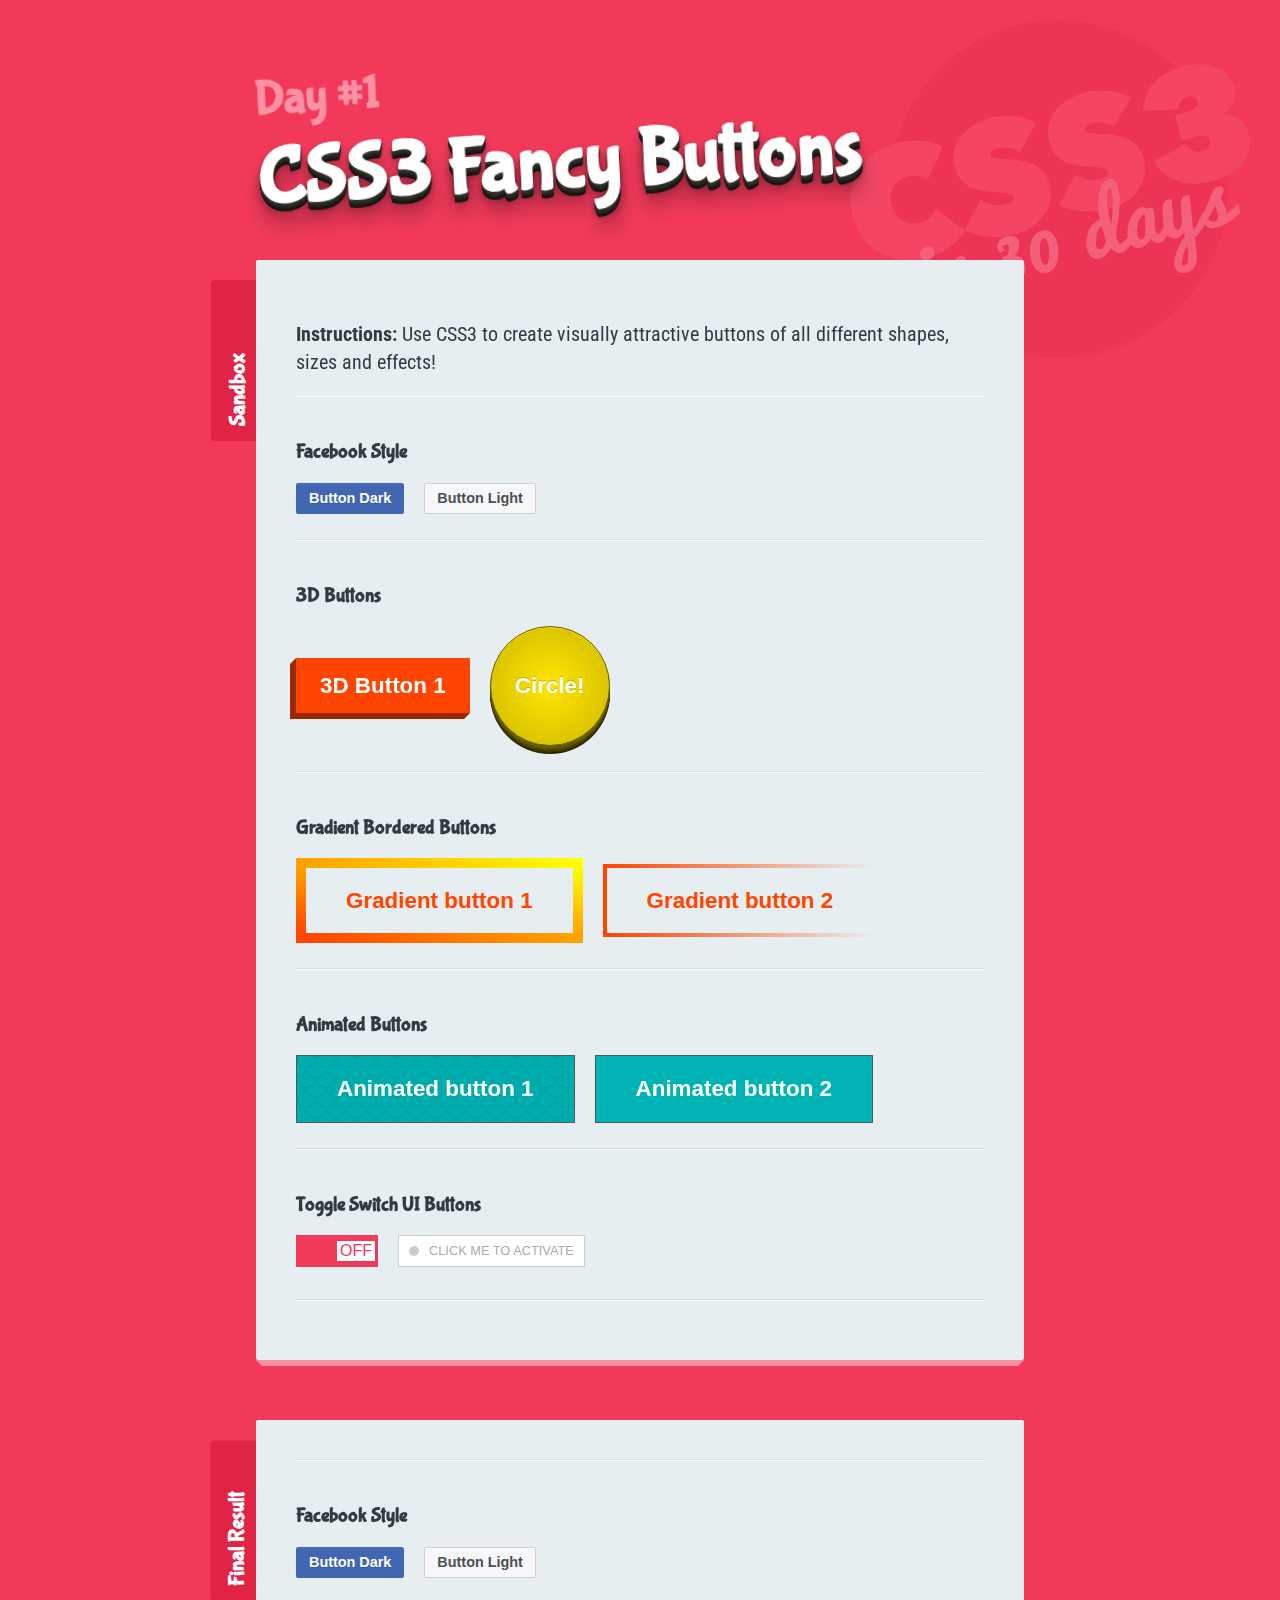
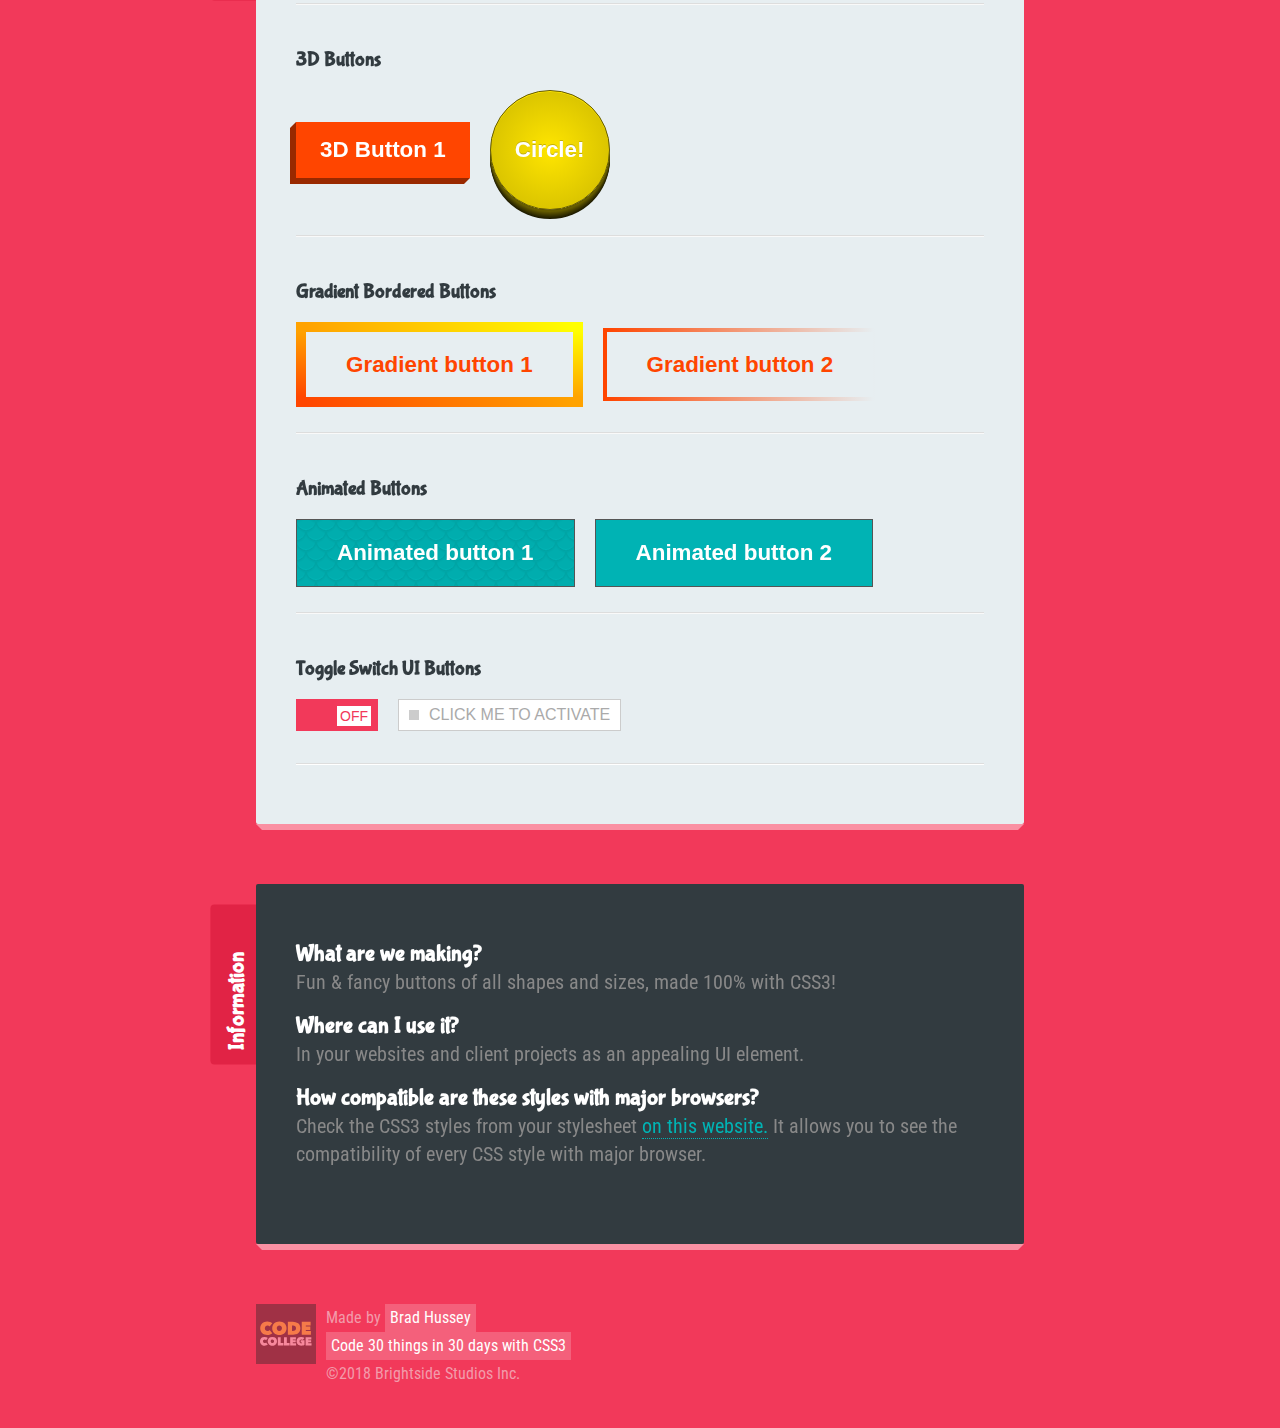
<file: 1 - Fancy Buttons/index.html>
<!--
  Message from Brad:
  Thanks for watching CSS3 in 30 Days! You're awesome.
  Want more fun design & coding courses? Check out my website.

  https://codecollege.ca
  (it's free to start)
-->

<!DOCTYPE html>
<html>
  <head>
    <meta charset="utf-8">
    <title>CSS3 Fancy Buttons | Code 30 Things in 30 Days with CSS3</title>

    <!-- NORMALIZE CSS -->
    <link rel="stylesheet" href="./_theme-styles/normalize.css">

    <!-- PROJECT THEME CSS -->
    <link rel="stylesheet" href="./_theme-styles/theme.css">

    <!-- FINAL PROJECT CSS (use for reference) -->
    <link rel="stylesheet" href="final.css">

    <!-- SANDBOX CSS (this is your file!) -->
    <link rel="stylesheet" href="sandbox.css">

<link href="https://fonts.googleapis.com/css?family=Bubblegum+Sans|Nova+Mono|Roboto+Condensed" rel="stylesheet">
  </head>
  <body>
    <h1><small>Day #1</small> CSS3 Fancy Buttons</h1>



    <div class="sandbox">
      <h2>Sandbox <small>This is where you play</small></h2>
      <div class="content">

        <p><strong>Instructions:</strong> Use CSS3 to create visually attractive buttons of all different shapes, sizes and effects!</p>

        <section>

          <h4>Facebook Style</h4>
          <button type="button" name="button" class="facebook-style-btn facebook-style-dark">Button Dark</button>

          <button type="button" name="button" class="facebook-style-btn facebook-style-light">Button Light</button>

        </section>

        <section>

          <h4>3D Buttons</h4>
          <button type="button" name="button" class="btn-3d-1">3D Button 1</button>

          <button type="button" name="button" class="btn-3d-2">Circle!</button>

        </section>

        <section>

          <h4>Gradient Bordered Buttons</h4>
          <button type="button" name="button" class="gradient-button-1">Gradient button 1</button>
          <button type="button" name="button" class="gradient-button-2">Gradient button 2</button>

        </section>

        <section>

          <h4>Animated Buttons</h4>

          <button type="button" name="button" class="animated-button-1">Animated button 1</button>
          <button type="button" name="button" class="animated-button-2">Animated button 2</button>

        </section>

        <section>

          <h4>Toggle Switch UI Buttons</h4>

          <label for="toggle1" class="toggle-1">
            <input type="checkbox" id="toggle1" class="toggle-1__input" />
            <span class="toggle-1__button"></span>
          </label>

          <label for="toggle2" class="toggle-2">
            <input type="checkbox" id="toggle2" class="toggle-2__input" />
            <span class="toggle-2__button">Click me to activate</span>
          </label>
        </section>

      </div>
    </div>

    <div class="final-result">
        <h2>Final Result <small>Use this for reference!</small></h2>
        <div class="content">

          <section>

            <h4>Facebook Style</h4>
            <button type="button" name="button" class="final__facebook-style-btn final__facebook-style-dark">Button Dark</button>

            <button type="button" name="button" class="final__facebook-style-btn final__facebook-style-light">Button Light</button>

          </section>

          <section>

            <h4>3D Buttons</h4>
            <button type="button" name="button" class="final__btn-3d-1">3D Button 1</button>

            <button type="button" name="button" class="final__btn-3d-2">Circle!</button>

          </section>

          <section>

            <h4>Gradient Bordered Buttons</h4>
            <button type="button" name="button" class="final__gradient-button-1">Gradient button 1</button>
            <button type="button" name="button" class="final__gradient-button-2">Gradient button 2</button>

          </section>

          <section>

            <h4>Animated Buttons</h4>

            <button type="button" name="button" class="final__animated-button-1">Animated button 1</button>
            <button type="button" name="button" class="final__animated-button-2">Animated button 2</button>

          </section>

          <section>

            <h4>Toggle Switch UI Buttons</h4>


            <label for="final-toggle1" class="final__toggle-1">
              <input type="checkbox" id="final-toggle1" class="final__toggle-1__input" />
              <span class="final__toggle-1__button"></span>
            </label>

            <label for="final-toggle2" class="final__toggle-2">
              <input type="checkbox" id="final-toggle2" class="final__toggle-2__input" />
              <span class="final__toggle-2__button">Click me to activate</span>
            </label>


          </section>

        </div>
    </div>

    <div class="info">
      <h2>Information <small>About this lesson</small></h2>
      <h3>What are we making?</h3>
      <p>Fun &amp; fancy buttons of all shapes and sizes, made 100% with CSS3!</p>

      <h3>Where can I use it?</h3>
      <p>In your websites and client projects as an appealing UI element.</p>

      <h3>How compatible are these styles with major browsers?</h3>
      <p>Check the CSS3 styles from your stylesheet <a href="http://caniuse.com/">on this website.</a> It allows you to see the compatibility of every CSS style with major browser.</p>
    </div>

    <footer>
      <div class="logo">
        <a href="http://codecollege.ca/" id="logo">

          <img src="./_theme-styles/img/bggray.svg" width="60px" id="logo_bg-gray">
          <img src="./_theme-styles/img/bgyellow.svg" width="60px" id="logo_bg-yellow">
          <img src="./_theme-styles/img/codecollegelogo.svg" width="60px" id="logo_codecollege">

          <!-- <img src="../_theme-styles/img/codecollegelogo.png" alt="Learn to Code at CodeCollege.ca" height="60px"> -->

        </a>
      </div>
      <div class="made-by">
        Made by <a href="http://bradhussey.ca/">Brad Hussey</a>
      </div>
      <div class="course">
        <a href="http://codecollege.ca/">Code 30 things in 30 days with CSS3</a>
      </div>
      <div class="copyright">
        &copy;2018 Brightside Studios Inc.
      </div>
    </footer>
  </body>
</html>
</file>
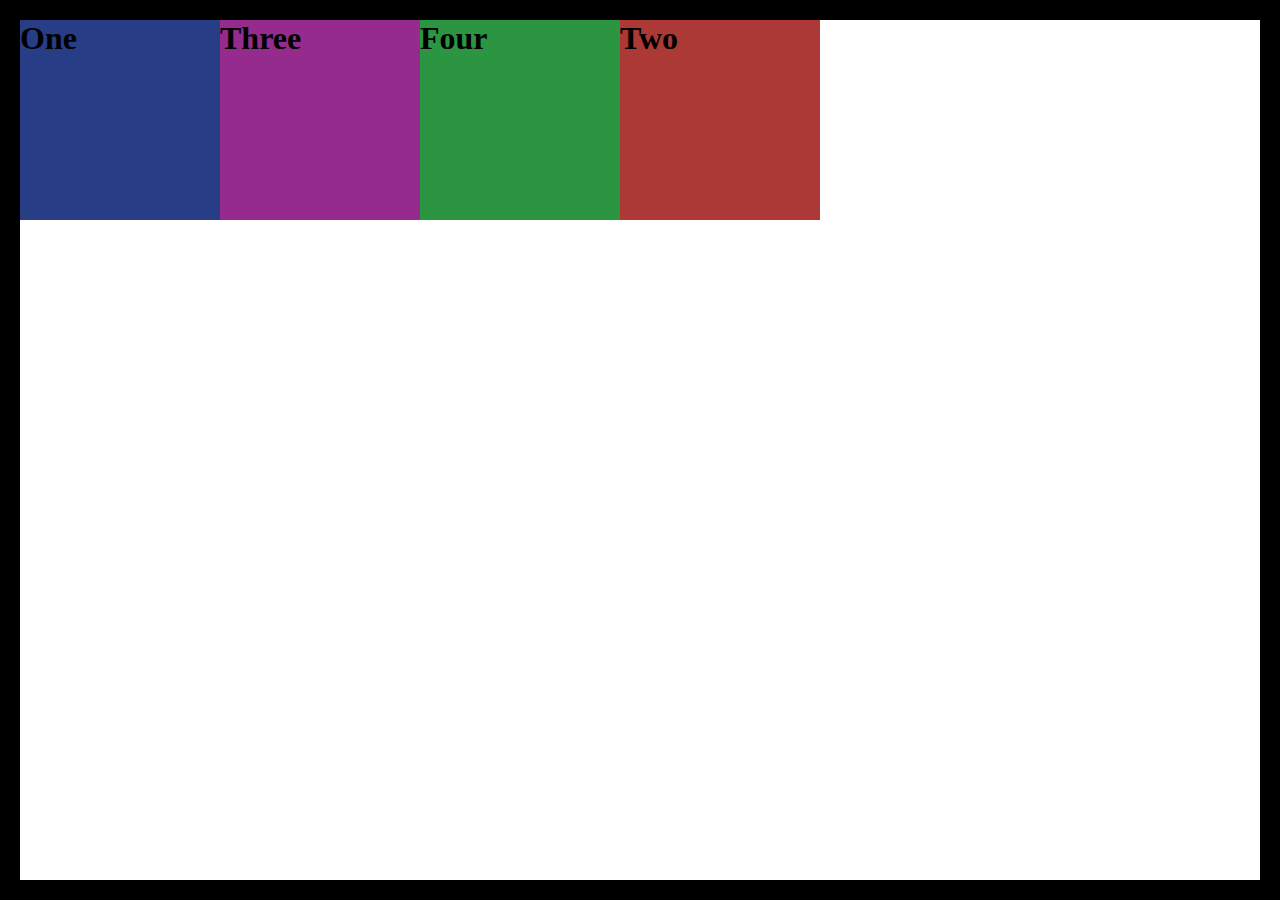
<file: 10 - Flexbox/index.html>
<!DOCTYPE html>
<html lang="en">
<head>
    <meta charset="UTF-8">
    <meta http-equiv="X-UA-Compatible" content="IE=edge">
    <meta name="viewport" content="width=device-width, initial-scale=1.0">
    <link rel="stylesheet" href="./styles.css" />
    <title>Flexbox</title>
</head>
<body>
    <div class="parent">
        <div class="child1">
            <h1>One</h1>
        </div>
        <div class="child2">
            <h1>Two</h1>
        </div>
        <div class="child3">
            <h1>Three</h1>
        </div>
        <div class="child4">
            <h1>Four</h1>
        </div>
    </div>
</body>
</html>
</file>
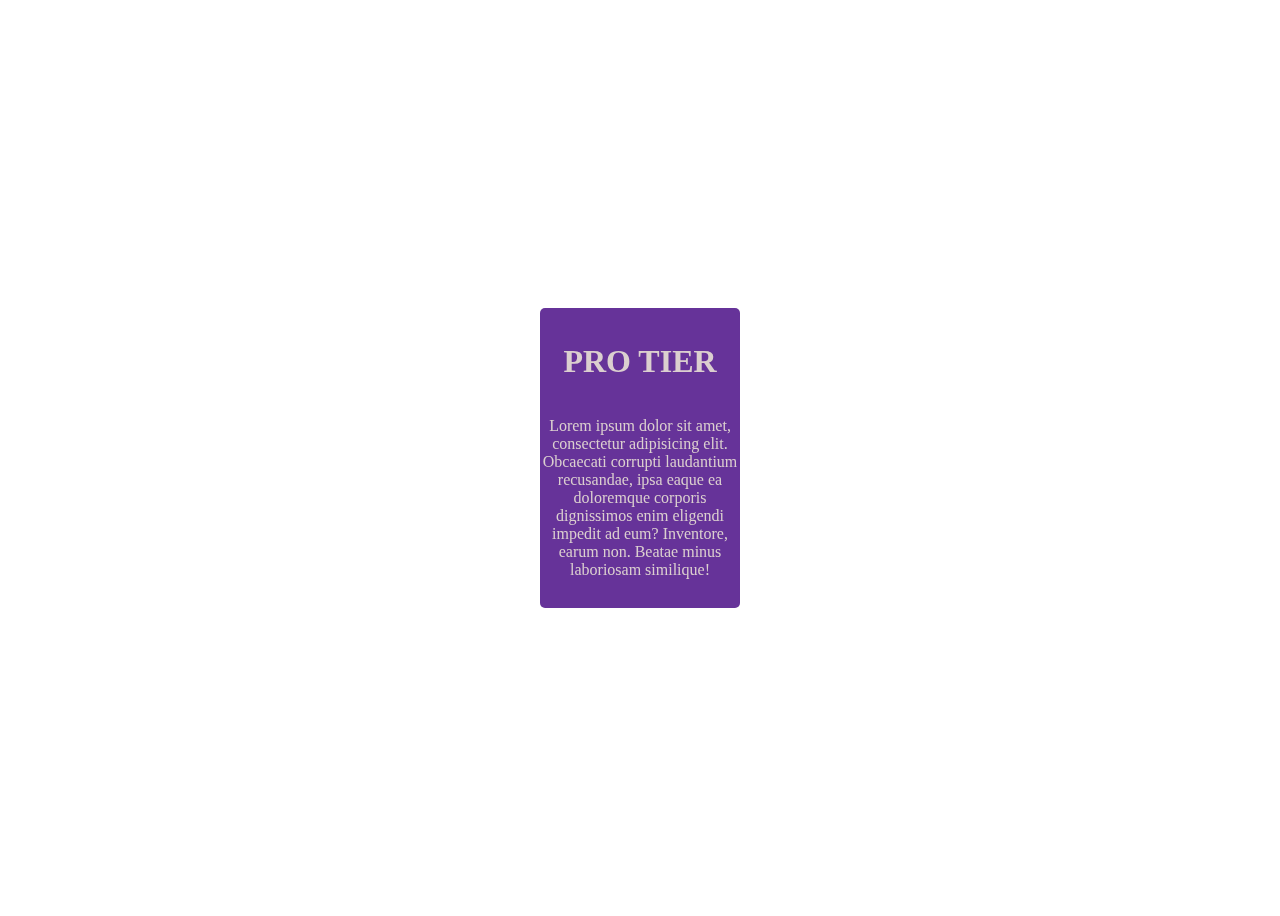
<file: 11 - FlipCard/index.html>
<!DOCTYPE html>
<html lang="en">
<head>
    <meta charset="UTF-8">
    <meta http-equiv="X-UA-Compatible" content="IE=edge">
    <meta name="viewport" content="width=device-width, initial-scale=1.0">
    <link rel="stylesheet" href="./styles.css" />
    <title>FlipCard</title>
</head>
<body>
    <div class="container">
        <div class="card-container">
            <div class="card">
                <figure class="front">
                    <h1>PRO TIER</h1>
                    <P>Lorem ipsum dolor sit amet, consectetur adipisicing elit. Obcaecati corrupti laudantium recusandae, ipsa eaque ea doloremque corporis dignissimos enim eligendi impedit ad eum? Inventore, earum non. Beatae minus laboriosam similique!</P>
                </figure>
                <figure class="back">
                    <h1>PRICE: $20</h1>
                    <button>Buy</button>
                </figure>
            </div>
        </div>
    </div>   
</body>
</html>
</file>
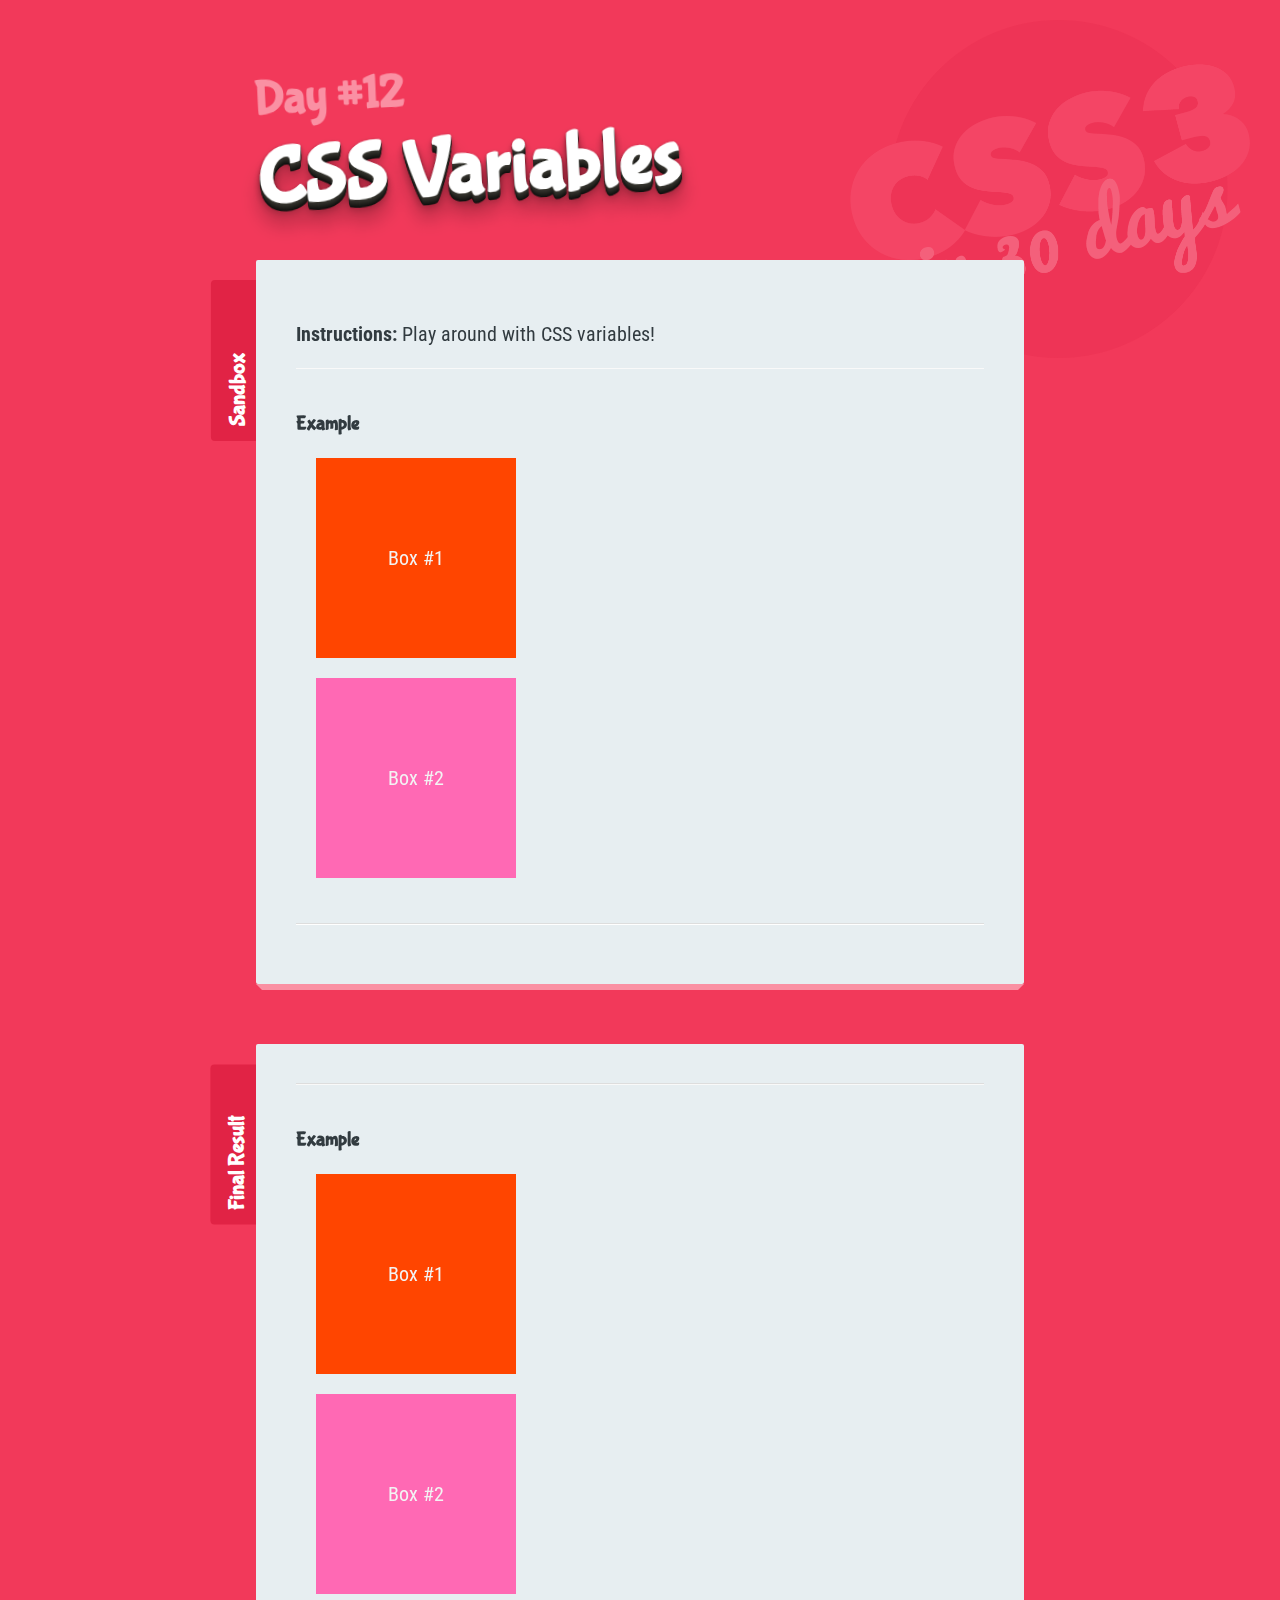
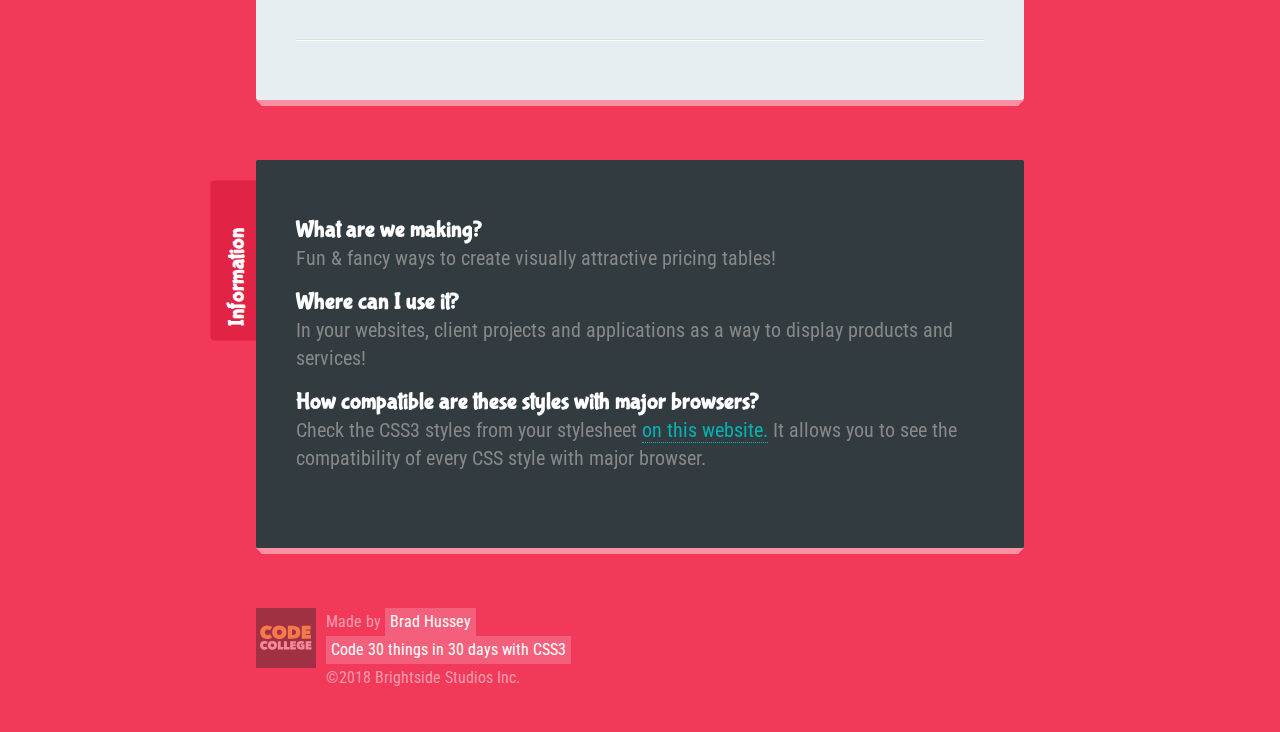
<file: 12 - CSS Variables/index.html>
<!--
  Message from Brad:
  Thanks for watching CSS3 in 30 Days! You're awesome.
  Want more fun design & coding courses? Check out my website.

  https://codecollege.ca
  (it's free to start)
-->

<!DOCTYPE html>
<html>
  <head>
    <meta charset="utf-8">
    <title>CSS Variables | Code 30 Things in 30 Days with CSS3</title>

    <!-- NORMALIZE CSS -->
    <link rel="stylesheet" href="../_theme-styles/normalize.css">

    <!-- PROJECT THEME CSS -->
    <link rel="stylesheet" href="../_theme-styles/theme.css">

    <!-- FINAL PROJECT CSS (use for reference) -->
    <link rel="stylesheet" href="final.css">

    <!-- SANDBOX CSS (this is your file!) -->
    <link rel="stylesheet" href="sandbox.css">

<link href="https://fonts.googleapis.com/css?family=Bubblegum+Sans|Nova+Mono|Roboto+Condensed" rel="stylesheet">
  </head>
  <body>
    <h1><small>Day #12</small> CSS Variables</h1>



    <div class="sandbox">
      <h2>Sandbox <small>This is where you play</small></h2>
      <div class="content">

        <p><strong>Instructions:</strong> Play around with CSS variables!</p>

        <section>

          <h4>Example</h4>
          <div class="box">Box #1</div>
          <div class="box box2">Box #2</div>

        </section>

      </div>
    </div>

    <div class="final-result">
        <h2>Final Result <small>Use this for reference!</small></h2>
        <div class="content">

          <section>

            <h4>Example</h4>

            <div class="final__box">Box #1</div>
            <div class="final__box final__box2">Box #2</div>

          </section>

        </div>
    </div>

    <div class="info">
      <h2>Information <small>About this lesson</small></h2>
      <h3>What are we making?</h3>
      <p>Fun &amp; fancy ways to create visually attractive pricing tables!</p>

      <h3>Where can I use it?</h3>
      <p>In your websites, client projects and applications as a way to display products and services!</p>

      <h3>How compatible are these styles with major browsers?</h3>
      <p>Check the CSS3 styles from your stylesheet <a href="http://caniuse.com/">on this website.</a> It allows you to see the compatibility of every CSS style with major browser.</p>
    </div>

    <footer>
      <div class="logo">
        <a href="http://codecollege.ca/" id="logo">

          <img src="../_theme-styles/img/bggray.svg" width="60px" id="logo_bg-gray">
          <img src="../_theme-styles/img/bgyellow.svg" width="60px" id="logo_bg-yellow">
          <img src="../_theme-styles/img/codecollegelogo.svg" width="60px" id="logo_codecollege">

          <!-- <img src="../_theme-styles/img/codecollegelogo.png" alt="Learn to Code at CodeCollege.ca" height="60px"> -->

        </a>
      </div>
      <div class="made-by">
        Made by <a href="http://bradhussey.ca/">Brad Hussey</a>
      </div>
      <div class="course">
        <a href="http://codecollege.ca/">Code 30 things in 30 days with CSS3</a>
      </div>
      <div class="copyright">
        &copy;2018 Brightside Studios Inc.
      </div>
    </footer>
  </body>
</html>
</file>
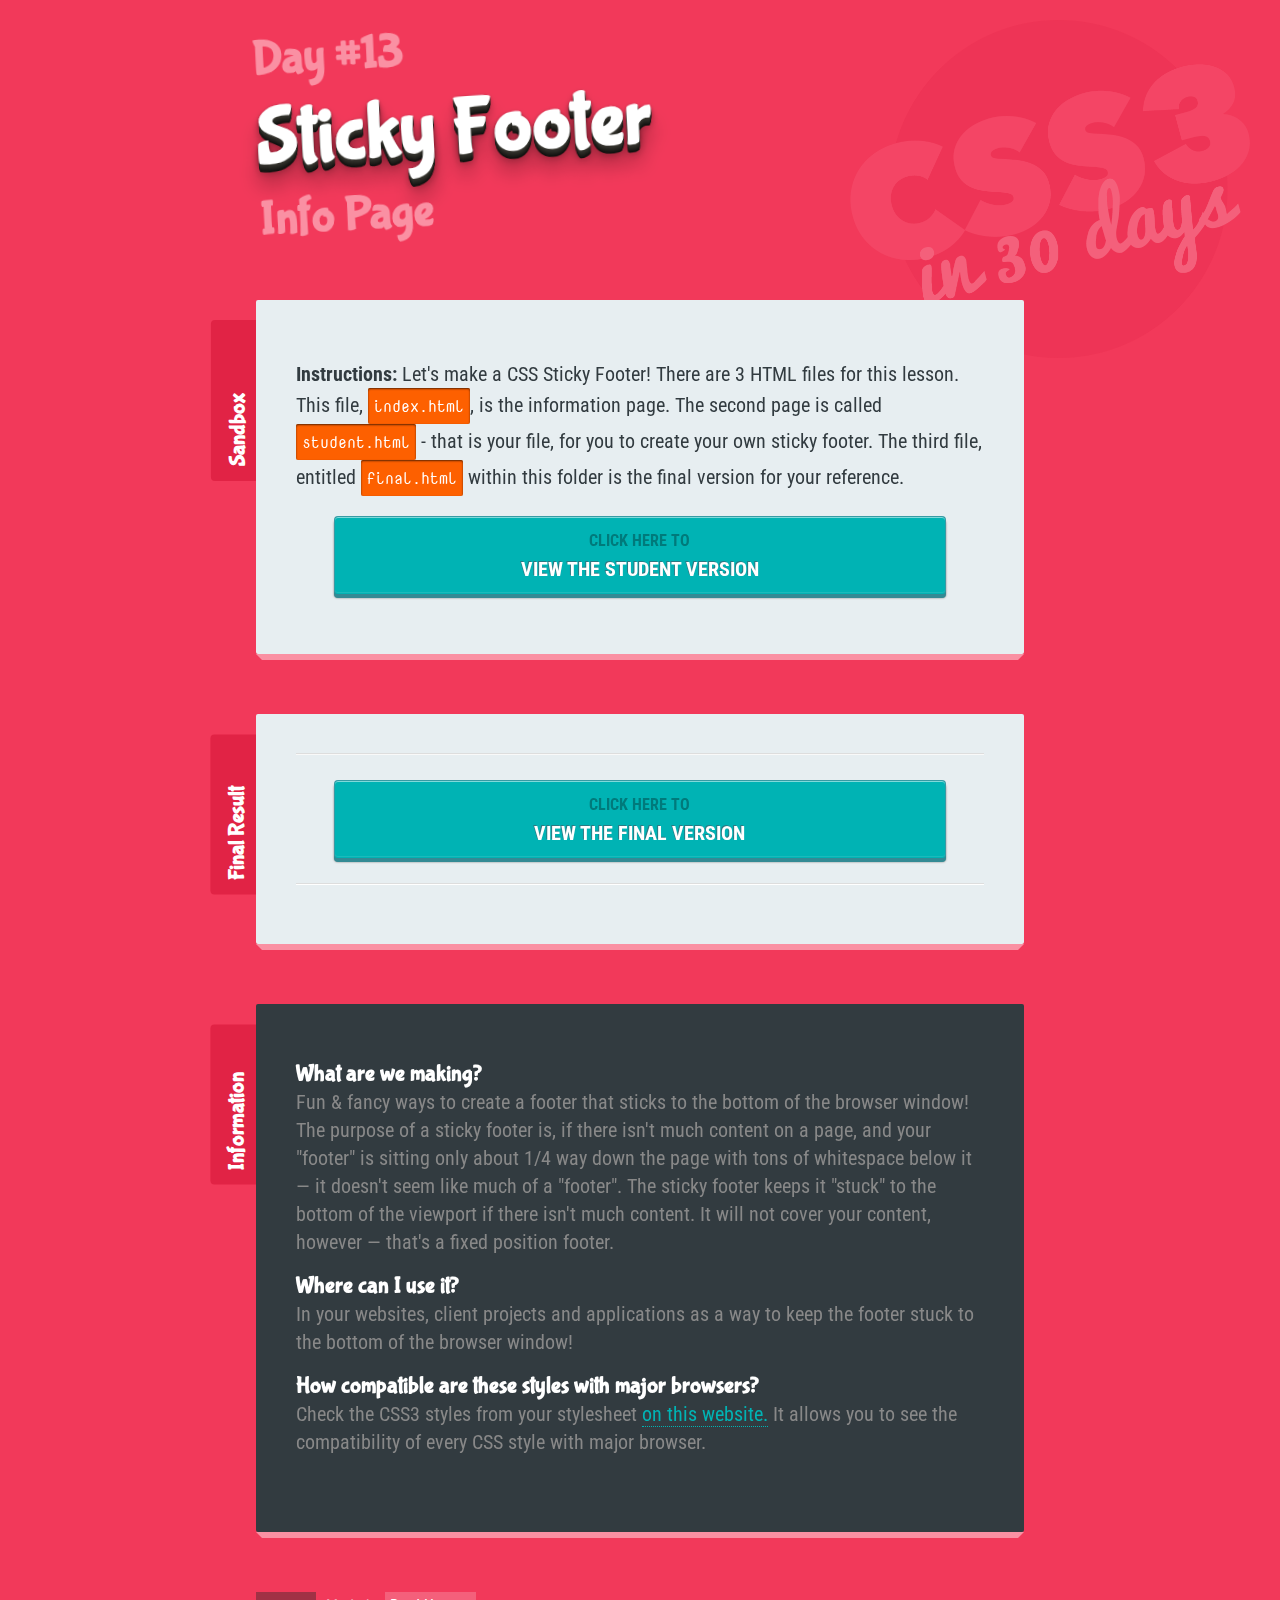
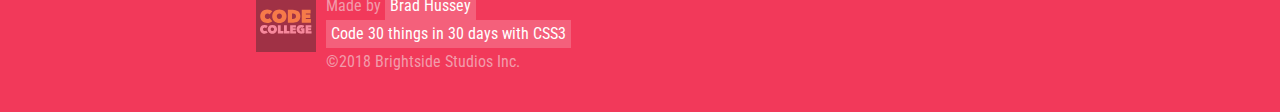
<file: 13 - Sticky Footer/index.html>
<!--
  Message from Brad:
  Thanks for watching CSS3 in 30 Days! You're awesome.
  Want more fun design & coding courses? Check out my website.

  https://codecollege.ca
  (it's free to start)
-->

<!DOCTYPE html>
<html>
  <head>
    <meta charset="utf-8">
    <title>Sticky Footer | Code 30 Things in 30 Days with CSS3</title>

    <!-- NORMALIZE CSS -->
    <link rel="stylesheet" href="../_theme-styles/normalize.css">

    <!-- PROJECT THEME CSS -->
    <link rel="stylesheet" href="../_theme-styles/theme.css">

    <!-- FINAL PROJECT CSS (use for reference) -->
    <link rel="stylesheet" href="final.css">

    <!-- SANDBOX CSS (this is your file!) -->
    <link rel="stylesheet" href="sandbox.css">

<link href="https://fonts.googleapis.com/css?family=Bubblegum+Sans|Nova+Mono|Roboto+Condensed" rel="stylesheet">
  </head>
  <body>
    <h1><small>Day #13</small> Sticky Footer <small>Info Page</small></h1>



    <div class="sandbox">
      <h2>Sandbox <small>This is where you play</small></h2>
      <div class="content">

        <p><strong>Instructions:</strong> Let's make a CSS Sticky Footer! There are 3 HTML files for this lesson. This file, <code>index.html</code>, is the information page. The second page is called <code>student.html</code> - that is your file, for you to create your own sticky footer. The third file, entitled <code>final.html</code> within this folder is the final version for your reference.</p>

        <a href="student.html" class="button-theme"><small>Click here to</small>View the student version</a>

      </div>
    </div>

    <div class="final-result">
        <h2>Final Result <small>Use this for reference!</small></h2>
        <div class="content">

          <section>

            <a href="final.html" class="button-theme"><small>Click here to</small>View the final version</a>

          </section>

        </div>
    </div>

    <div class="info">
      <h2>Information <small>About this lesson</small></h2>
      <h3>What are we making?</h3>
      <p>Fun &amp; fancy ways to create a footer that sticks to the bottom of the browser window! The purpose of a sticky footer is, if there isn't much content on a page, and your "footer" is sitting only about 1/4 way down the page with tons of whitespace below it &mdash; it doesn't seem like much of a "footer". The sticky footer keeps it "stuck" to the bottom of the viewport if there isn't much content. It will not cover your content, however &mdash; that's a fixed position footer.</p>

      <h3>Where can I use it?</h3>
      <p>In your websites, client projects and applications as a way to keep the footer stuck to the bottom of the browser window!</p>

      <h3>How compatible are these styles with major browsers?</h3>
      <p>Check the CSS3 styles from your stylesheet <a href="http://caniuse.com/">on this website.</a> It allows you to see the compatibility of every CSS style with major browser.</p>
    </div>

    <footer>
      <div class="logo">
        <a href="http://codecollege.ca/" id="logo">

          <img src="../_theme-styles/img/bggray.svg" width="60px" id="logo_bg-gray">
          <img src="../_theme-styles/img/bgyellow.svg" width="60px" id="logo_bg-yellow">
          <img src="../_theme-styles/img/codecollegelogo.svg" width="60px" id="logo_codecollege">

          <!-- <img src="../_theme-styles/img/codecollegelogo.png" alt="Learn to Code at CodeCollege.ca" height="60px"> -->

        </a>
      </div>
      <div class="made-by">
        Made by <a href="http://bradhussey.ca/">Brad Hussey</a>
      </div>
      <div class="course">
        <a href="http://codecollege.ca/">Code 30 things in 30 days with CSS3</a>
      </div>
      <div class="copyright">
        &copy;2018 Brightside Studios Inc.
      </div>
    </footer>

  </body>
</html>
</file>
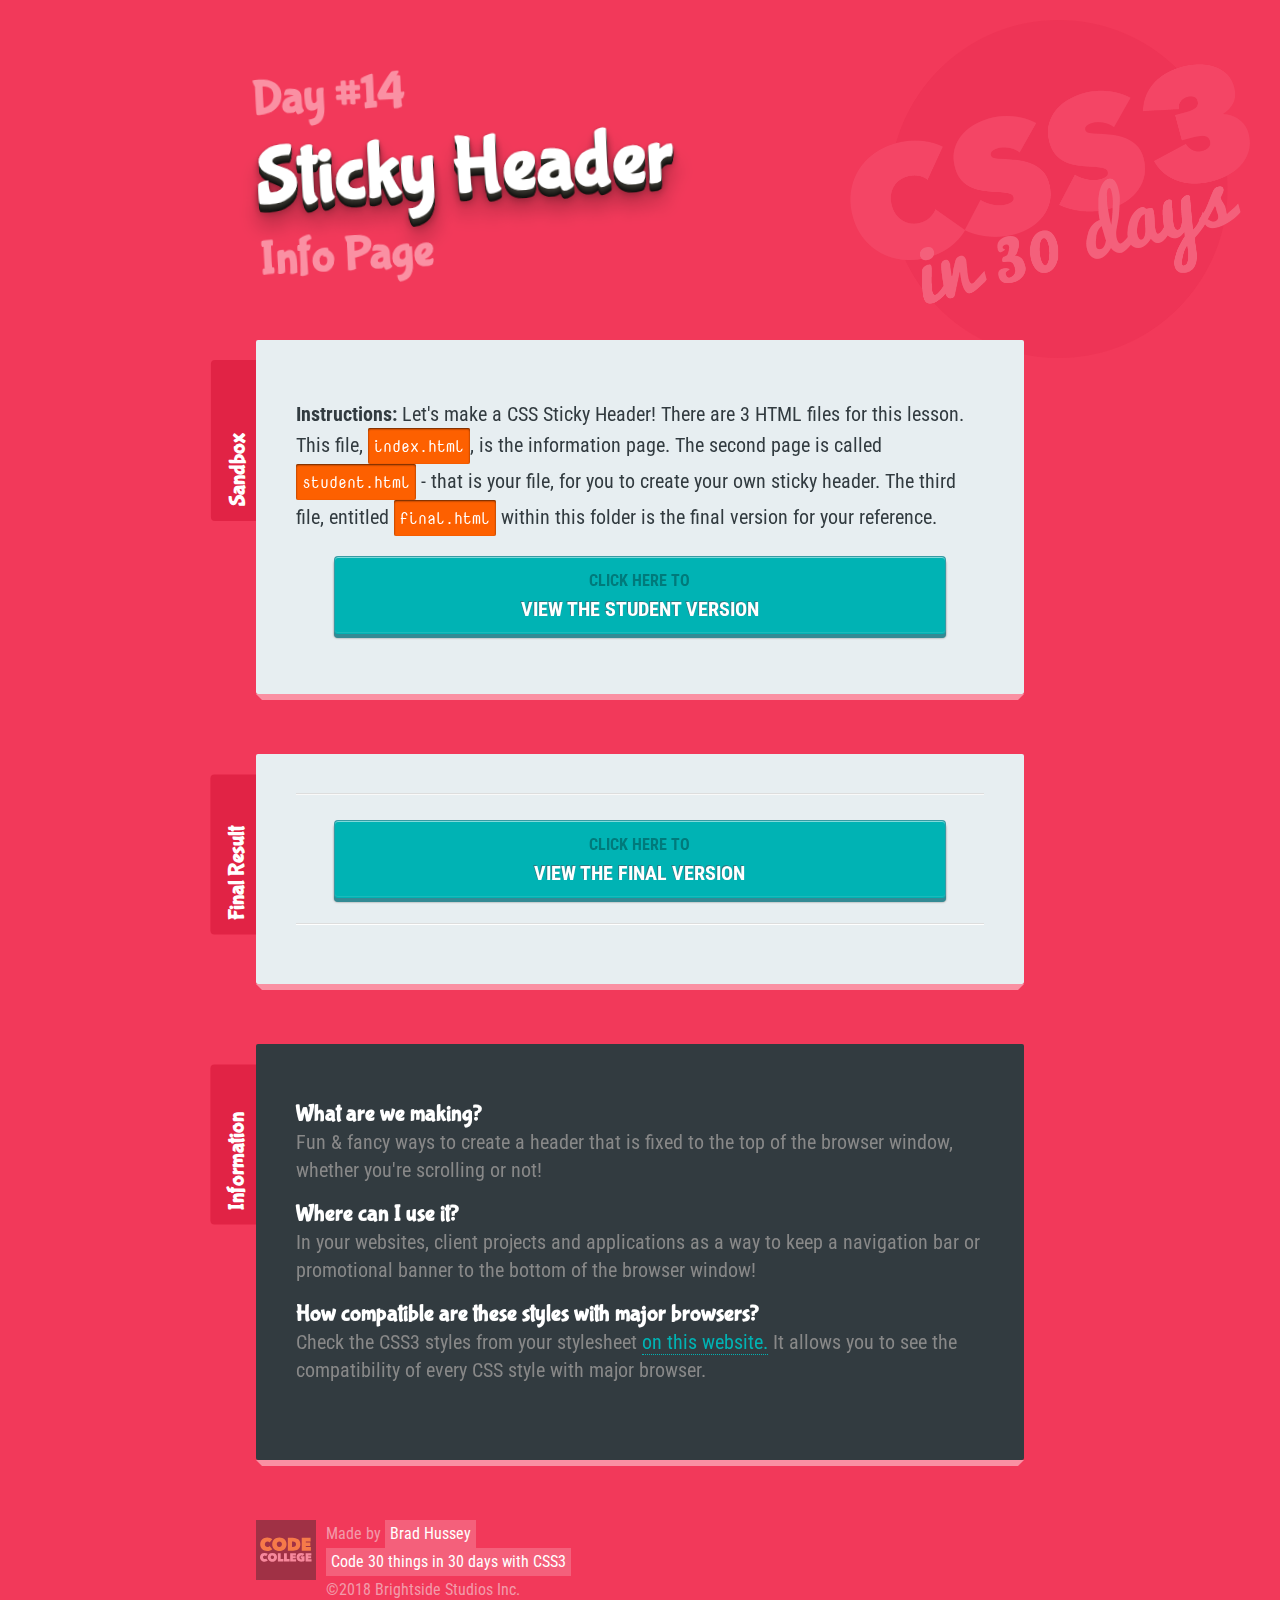
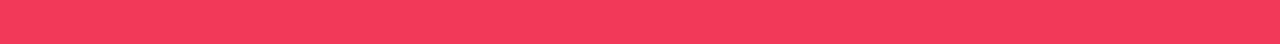
<file: 14 - Sticky Header/index.html>
<!--
  Message from Brad:
  Thanks for watching CSS3 in 30 Days! You're awesome.
  Want more fun design & coding courses? Check out my website.

  https://codecollege.ca
  (it's free to start)
-->

<!DOCTYPE html>
<html>
  <head>
    <meta charset="utf-8">
    <title>Sticky Header | Code 30 Things in 30 Days with CSS3</title>

    <!-- NORMALIZE CSS -->
    <link rel="stylesheet" href="../_theme-styles/normalize.css">

    <!-- PROJECT THEME CSS -->
    <link rel="stylesheet" href="../_theme-styles/theme.css">

    <!-- FINAL PROJECT CSS (use for reference) -->
    <link rel="stylesheet" href="final.css">

    <!-- SANDBOX CSS (this is your file!) -->
    <link rel="stylesheet" href="sandbox.css">

<link href="https://fonts.googleapis.com/css?family=Bubblegum+Sans|Nova+Mono|Roboto+Condensed" rel="stylesheet">
  </head>
  <body>
    <h1><small>Day #14</small> Sticky Header <small>Info Page</small></h1>



    <div class="sandbox">
      <h2>Sandbox <small>This is where you play</small></h2>
      <div class="content">

        <p><strong>Instructions:</strong> Let's make a CSS Sticky Header! There are 3 HTML files for this lesson. This file, <code>index.html</code>, is the information page. The second page is called <code>student.html</code> - that is your file, for you to create your own sticky header. The third file, entitled <code>final.html</code> within this folder is the final version for your reference.</p>

        <a href="student.html" class="button-theme"><small>Click here to</small>View the student version</a>

      </div>
    </div>

    <div class="final-result">
        <h2>Final Result <small>Use this for reference!</small></h2>
        <div class="content">

          <section>

            <a href="final.html" class="button-theme"><small>Click here to</small>View the final version</a>

          </section>

        </div>
    </div>

    <div class="info">
      <h2>Information <small>About this lesson</small></h2>
      <h3>What are we making?</h3>
      <p>Fun &amp; fancy ways to create a header that is fixed to the top of the browser window, whether you're scrolling or not!</p>

      <h3>Where can I use it?</h3>
      <p>In your websites, client projects and applications as a way to keep a navigation bar or promotional banner to the bottom of the browser window!</p>

      <h3>How compatible are these styles with major browsers?</h3>
      <p>Check the CSS3 styles from your stylesheet <a href="http://caniuse.com/">on this website.</a> It allows you to see the compatibility of every CSS style with major browser.</p>
    </div>

    <footer>
      <div class="logo">
        <a href="http://codecollege.ca/" id="logo">

          <img src="../_theme-styles/img/bggray.svg" width="60px" id="logo_bg-gray">
          <img src="../_theme-styles/img/bgyellow.svg" width="60px" id="logo_bg-yellow">
          <img src="../_theme-styles/img/codecollegelogo.svg" width="60px" id="logo_codecollege">

          <!-- <img src="../_theme-styles/img/codecollegelogo.png" alt="Learn to Code at CodeCollege.ca" height="60px"> -->

        </a>
      </div>
      <div class="made-by">
        Made by <a href="http://bradhussey.ca/">Brad Hussey</a>
      </div>
      <div class="course">
        <a href="http://codecollege.ca/">Code 30 things in 30 days with CSS3</a>
      </div>
      <div class="copyright">
        &copy;2018 Brightside Studios Inc.
      </div>
    </footer>
  </body>
</html>
</file>
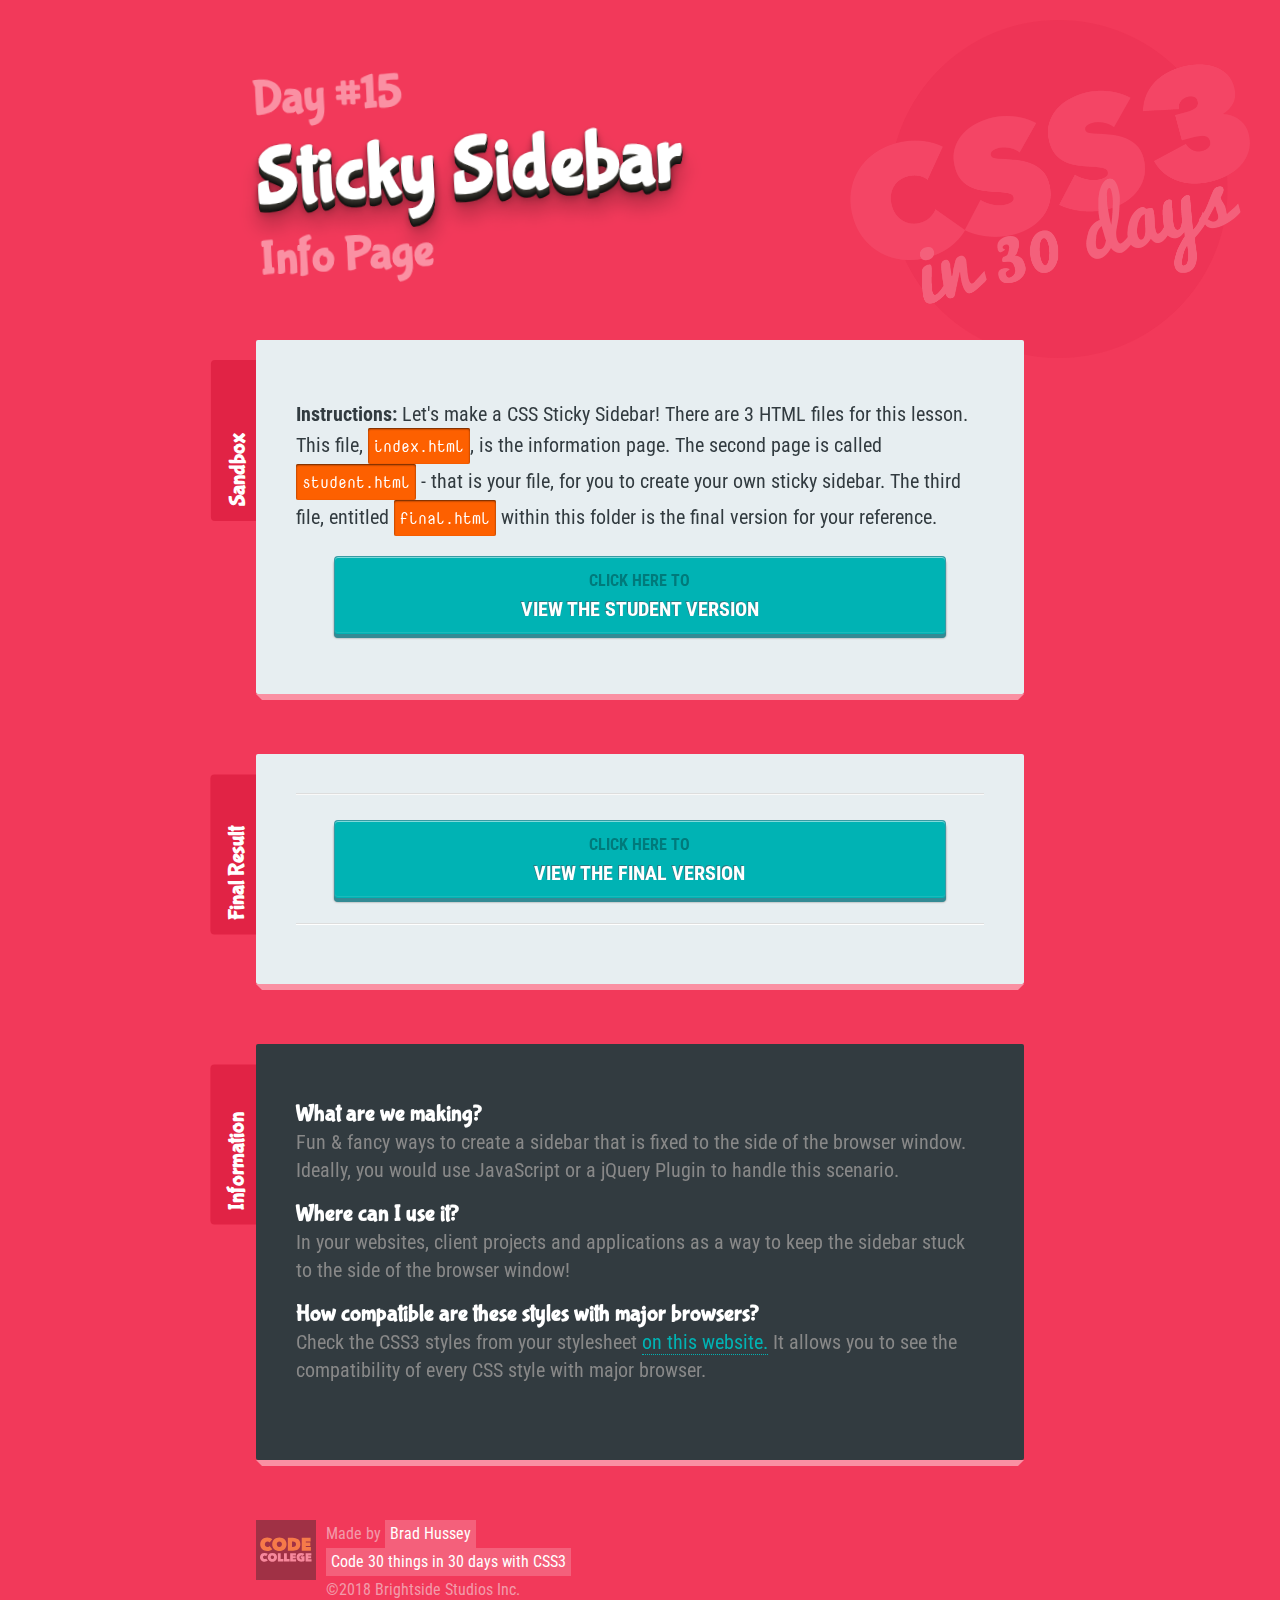
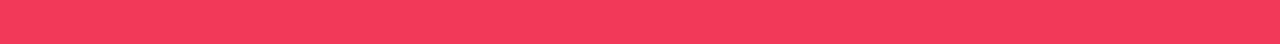
<file: 15 - Sticky Sidebar/index.html>
<!--
  Message from Brad:
  Thanks for watching CSS3 in 30 Days! You're awesome.
  Want more fun design & coding courses? Check out my website.

  https://codecollege.ca
  (it's free to start)
-->

<!DOCTYPE html>
<html>
  <head>
    <meta charset="utf-8">
    <title>Sticky Sidebar | Code 30 Things in 30 Days with CSS3</title>

    <!-- NORMALIZE CSS -->
    <link rel="stylesheet" href="../_theme-styles/normalize.css">

    <!-- PROJECT THEME CSS -->
    <link rel="stylesheet" href="../_theme-styles/theme.css">

    <!-- FINAL PROJECT CSS (use for reference) -->
    <link rel="stylesheet" href="final.css">

    <!-- SANDBOX CSS (this is your file!) -->
    <link rel="stylesheet" href="sandbox.css">

<link href="https://fonts.googleapis.com/css?family=Bubblegum+Sans|Nova+Mono|Roboto+Condensed" rel="stylesheet">
  </head>
  <body>
    <h1><small>Day #15</small> Sticky Sidebar <small>Info Page</small></h1>



    <div class="sandbox">
      <h2>Sandbox <small>This is where you play</small></h2>
      <div class="content">

        <p><strong>Instructions:</strong> Let's make a CSS Sticky Sidebar! There are 3 HTML files for this lesson. This file, <code>index.html</code>, is the information page. The second page is called <code>student.html</code> - that is your file, for you to create your own sticky sidebar. The third file, entitled <code>final.html</code> within this folder is the final version for your reference.</p>

        <a href="student.html" class="button-theme"><small>Click here to</small>View the student version</a>

      </div>
    </div>

    <div class="final-result">
        <h2>Final Result <small>Use this for reference!</small></h2>
        <div class="content">

          <section>

            <a href="final.html" class="button-theme"><small>Click here to</small>View the final version</a>

          </section>

        </div>
    </div>

    <div class="info">
      <h2>Information <small>About this lesson</small></h2>
      <h3>What are we making?</h3>
      <p>Fun &amp; fancy ways to create a sidebar that is fixed to the side of the browser window. Ideally, you would use JavaScript or a jQuery Plugin to handle this scenario.</p>

      <h3>Where can I use it?</h3>
      <p>In your websites, client projects and applications as a way to keep the sidebar stuck to the side of the browser window!</p>

      <h3>How compatible are these styles with major browsers?</h3>
      <p>Check the CSS3 styles from your stylesheet <a href="http://caniuse.com/">on this website.</a> It allows you to see the compatibility of every CSS style with major browser.</p>
    </div>

    <footer>
      <div class="logo">
        <a href="http://codecollege.ca/" id="logo">

          <img src="../_theme-styles/img/bggray.svg" width="60px" id="logo_bg-gray">
          <img src="../_theme-styles/img/bgyellow.svg" width="60px" id="logo_bg-yellow">
          <img src="../_theme-styles/img/codecollegelogo.svg" width="60px" id="logo_codecollege">

          <!-- <img src="../_theme-styles/img/codecollegelogo.png" alt="Learn to Code at CodeCollege.ca" height="60px"> -->

        </a>
      </div>
      <div class="made-by">
        Made by <a href="http://bradhussey.ca/">Brad Hussey</a>
      </div>
      <div class="course">
        <a href="http://codecollege.ca/">Code 30 things in 30 days with CSS3</a>
      </div>
      <div class="copyright">
        &copy;2018 Brightside Studios Inc.
      </div>
    </footer>
  </body>
</html>
</file>
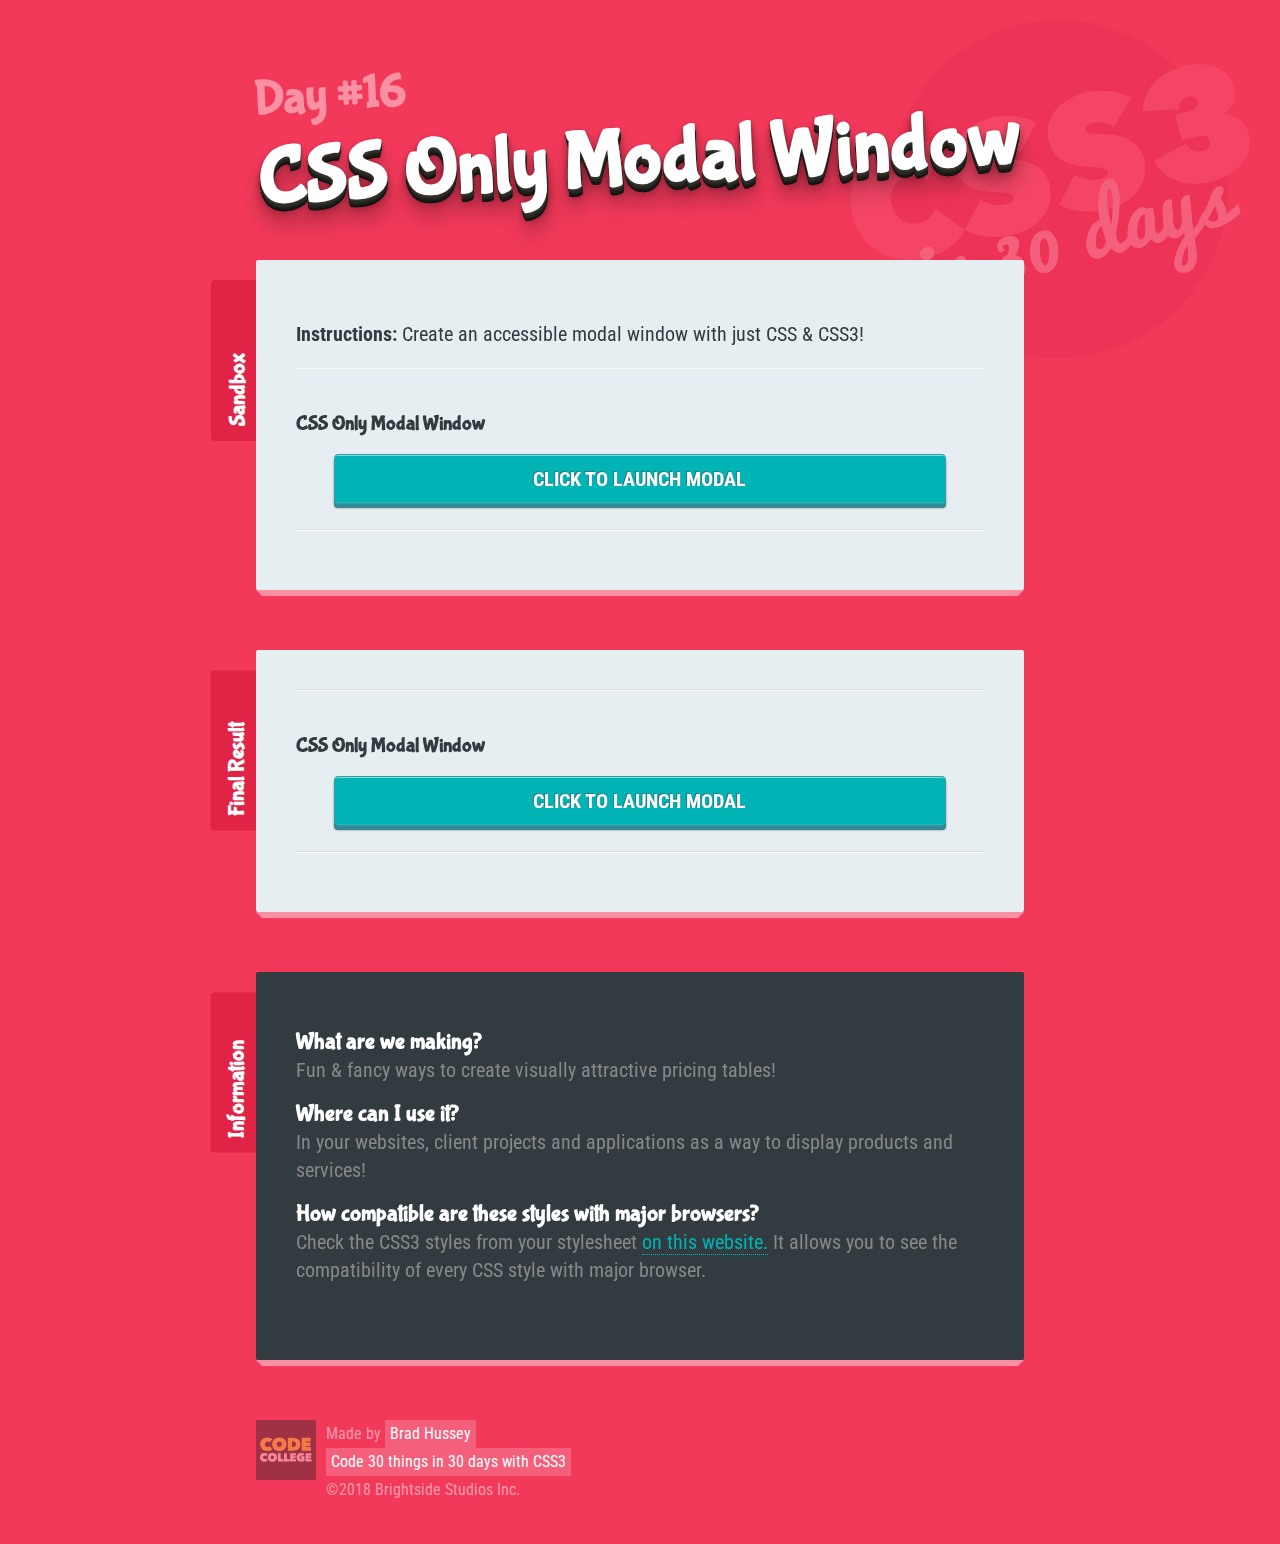
<file: 16 - Modal Window/index.html>
<!--
  Message from Brad:
  Thanks for watching CSS3 in 30 Days! You're awesome.
  Want more fun design & coding courses? Check out my website.

  https://codecollege.ca
  (it's free to start)
-->

<!DOCTYPE html>
<html>
  <head>
    <meta charset="utf-8">
    <title>CSS Only Modal Window | Code 30 Things in 30 Days with CSS3</title>

    <!-- NORMALIZE CSS -->
    <link rel="stylesheet" href="../_theme-styles/normalize.css">

    <!-- PROJECT THEME CSS -->
    <link rel="stylesheet" href="../_theme-styles/theme.css">

    <!-- FINAL PROJECT CSS (use for reference) -->
    <link rel="stylesheet" href="final.css">

    <!-- SANDBOX CSS (this is your file!) -->
    <link rel="stylesheet" href="sandbox.css">

<link href="https://fonts.googleapis.com/css?family=Bubblegum+Sans|Nova+Mono|Roboto+Condensed" rel="stylesheet">
  </head>
  <body>
    <h1><small>Day #16</small> CSS Only Modal Window</h1>



    <div class="sandbox">
      <h2>Sandbox <small>This is where you play</small></h2>
      <div class="content">

        <p><strong>Instructions:</strong> Create an accessible modal window with just CSS &amp; CSS3!</p>

        <section>

          <h4>CSS Only Modal Window</h4>


          <input type="checkbox" id="click" style="display:none"/>
          <label class="button" for="click">
            <a class="button-theme">Click to launch modal</a>
          </label>

          <div class="modal">
            <div class="modal__content">
            <h3>Heading Title</h3>
            <p>Lorem Ipsum is simply dummy text of the printing and typesetting industry. Lorem Ipsum has been the industry's standard dummy text ever since the 1500s, when an unknown printer took a galley of type and scrambled it to make a type specimen book. It has survived not only five centuries, but also the leap into electronic typesetting, remaining essentially unchanged. It was popularised in the 1960s with the release of Letraset sheets containing Lorem Ipsum passages, and more recently with desktop publishing software like Aldus PageMaker including versions of Lorem Ipsum.</p>
            <label for="click"  class="button">
              <a class="button-theme">Close</a>
            </label>
            </div>
          </div>
          <div class="overlay"></div>
        </section>

      </div>
    </div>

    <div class="final-result">
        <h2>Final Result <small>Use this for reference!</small></h2>
        <div class="content">

          <section>

            <h4>CSS Only Modal Window</h4>


            <input type="checkbox" id="final__click" style="display:none"/>
            <label class="final__button" for="final__click">
              <a class="button-theme">Click to launch modal</a>
            </label>

            <div class="final__modal">
              <div class="final__modal__content">
              <h3>Heading Title</h3>
              <p>Lorem Ipsum is simply dummy text of the printing and typesetting industry. Lorem Ipsum has been the industry's standard dummy text ever since the 1500s, when an unknown printer took a galley of type and scrambled it to make a type specimen book. It has survived not only five centuries, but also the leap into electronic typesetting, remaining essentially unchanged. It was popularised in the 1960s with the release of Letraset sheets containing Lorem Ipsum passages, and more recently with desktop publishing software like Aldus PageMaker including versions of Lorem Ipsum.</p>
              <label for="final__click"  class="final__button">
                <a class="button-theme">Close</a>
              </label>
              </div>
            </div>
            <div class="final__overlay"></div>

          </section>

        </div>
    </div>

    <div class="info">
      <h2>Information <small>About this lesson</small></h2>
      <h3>What are we making?</h3>
      <p>Fun &amp; fancy ways to create visually attractive pricing tables!</p>

      <h3>Where can I use it?</h3>
      <p>In your websites, client projects and applications as a way to display products and services!</p>

      <h3>How compatible are these styles with major browsers?</h3>
      <p>Check the CSS3 styles from your stylesheet <a href="http://caniuse.com/">on this website.</a> It allows you to see the compatibility of every CSS style with major browser.</p>
    </div>

    <footer>
      <div class="logo">
        <a href="http://codecollege.ca/" id="logo">

          <img src="../_theme-styles/img/bggray.svg" width="60px" id="logo_bg-gray">
          <img src="../_theme-styles/img/bgyellow.svg" width="60px" id="logo_bg-yellow">
          <img src="../_theme-styles/img/codecollegelogo.svg" width="60px" id="logo_codecollege">

          <!-- <img src="../_theme-styles/img/codecollegelogo.png" alt="Learn to Code at CodeCollege.ca" height="60px"> -->

        </a>
      </div>
      <div class="made-by">
        Made by <a href="http://bradhussey.ca/">Brad Hussey</a>
      </div>
      <div class="course">
        <a href="http://codecollege.ca/">Code 30 things in 30 days with CSS3</a>
      </div>
      <div class="copyright">
        &copy;2018 Brightside Studios Inc.
      </div>
    </footer>
  </body>
</html>
</file>
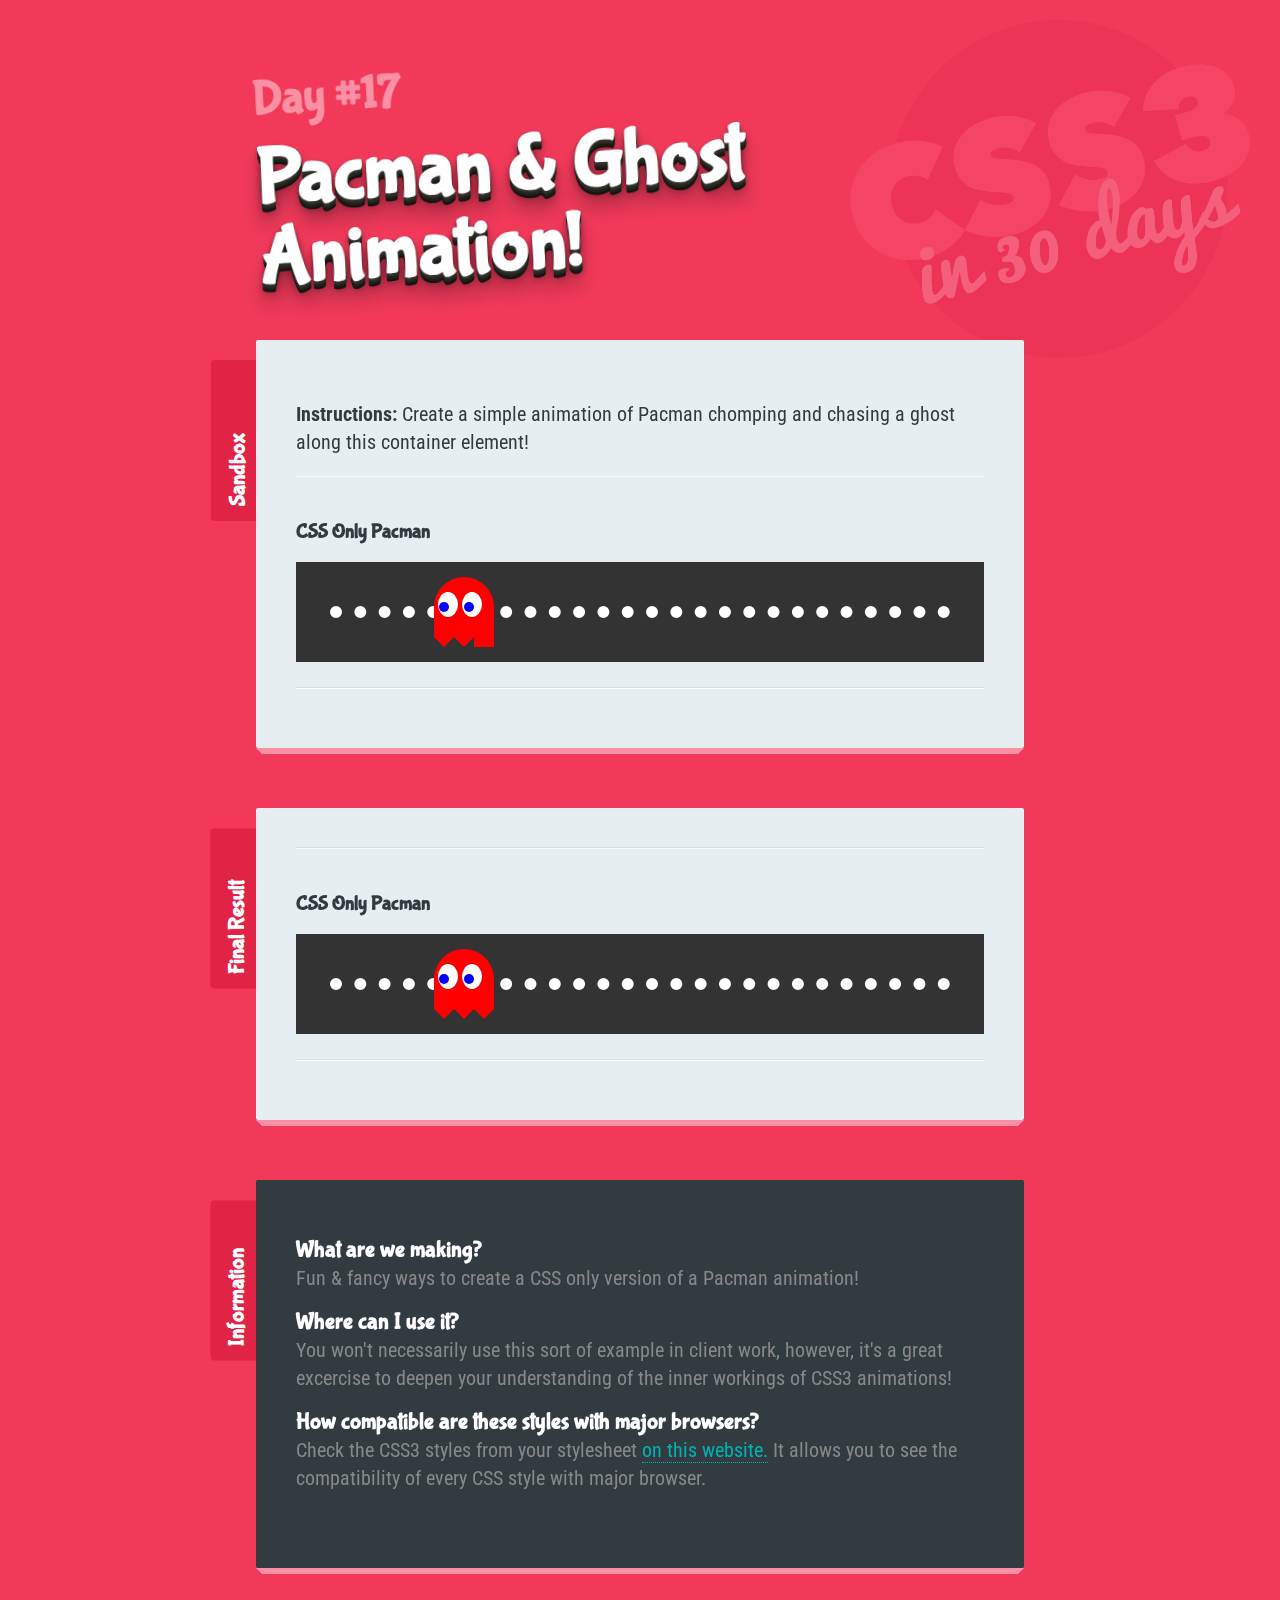
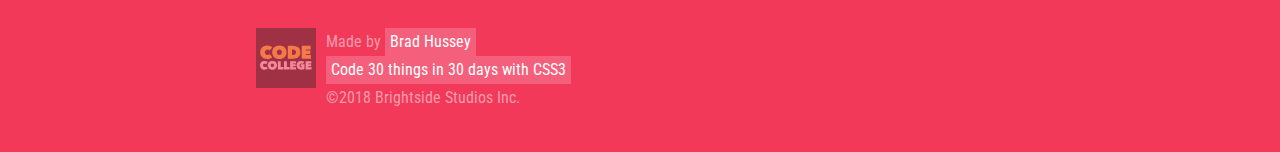
<file: 17 - Pacman/index.html>
<!--
  Message from Brad:
  Thanks for watching CSS3 in 30 Days! You're awesome.
  Want more fun design & coding courses? Check out my website.

  https://codecollege.ca
  (it's free to start)
-->

<!DOCTYPE html>
<html>
  <head>
    <meta charset="utf-8">
    <title>CSS Only Pacman | Code 30 Things in 30 Days with CSS3</title>

    <!-- NORMALIZE CSS -->
    <link rel="stylesheet" href="../_theme-styles/normalize.css">

    <!-- PROJECT THEME CSS -->
    <link rel="stylesheet" href="../_theme-styles/theme.css">

    <!-- FINAL PROJECT CSS (use for reference) -->
    <link rel="stylesheet" href="final.css">

    <!-- SANDBOX CSS (this is your file!) -->
    <link rel="stylesheet" href="sandbox.css">

<link href="https://fonts.googleapis.com/css?family=Bubblegum+Sans|Nova+Mono|Roboto+Condensed" rel="stylesheet">
  </head>
  <body>
    <h1><small>Day #17</small> Pacman & Ghost Animation!</h1>



    <div class="sandbox">
      <h2>Sandbox <small>This is where you play</small></h2>
      <div class="content">

        <p><strong>Instructions:</strong> Create a simple animation of Pacman chomping and chasing a ghost along this container element!</p>

        <section>

          <h4>CSS Only Pacman</h4>

          <div class="path">
            <div class="pacman"></div>
            <div class="ghost">
              <div class="eyes"></div>
              <div class="skirt"></div>
            </div>
          </div>

        </section>

      </div>
    </div>

    <div class="final-result">
        <h2>Final Result <small>Use this for reference!</small></h2>
        <div class="content">

          <section>

            <h4>CSS Only Pacman</h4>

            <div class="final__path">
              <div class="final__pacman"></div>
              <div class="final__ghost">
                <div class="final__eyes"></div>
                <div class="final__skirt"></div>
              </div>
            </div>

          </section>

        </div>
    </div>

    <div class="info">
      <h2>Information <small>About this lesson</small></h2>
      <h3>What are we making?</h3>
      <p>Fun &amp; fancy ways to create a CSS only version of a Pacman animation!</p>

      <h3>Where can I use it?</h3>
      <p>You won't necessarily use this sort of example in client work, however, it's a great excercise to deepen your understanding of the inner workings of CSS3 animations!</p>

      <h3>How compatible are these styles with major browsers?</h3>
      <p>Check the CSS3 styles from your stylesheet <a href="http://caniuse.com/">on this website.</a> It allows you to see the compatibility of every CSS style with major browser.</p>

    </div>

    <footer>
      <div class="logo">
        <a href="http://codecollege.ca/" id="logo">

          <img src="../_theme-styles/img/bggray.svg" width="60px" id="logo_bg-gray">
          <img src="../_theme-styles/img/bgyellow.svg" width="60px" id="logo_bg-yellow">
          <img src="../_theme-styles/img/codecollegelogo.svg" width="60px" id="logo_codecollege">

          <!-- <img src="../_theme-styles/img/codecollegelogo.png" alt="Learn to Code at CodeCollege.ca" height="60px"> -->

        </a>
      </div>
      <div class="made-by">
        Made by <a href="http://bradhussey.ca/">Brad Hussey</a>
      </div>
      <div class="course">
        <a href="http://codecollege.ca/">Code 30 things in 30 days with CSS3</a>
      </div>
      <div class="copyright">
        &copy;2018 Brightside Studios Inc.
      </div>
    </footer>
  </body>
</html>
</file>
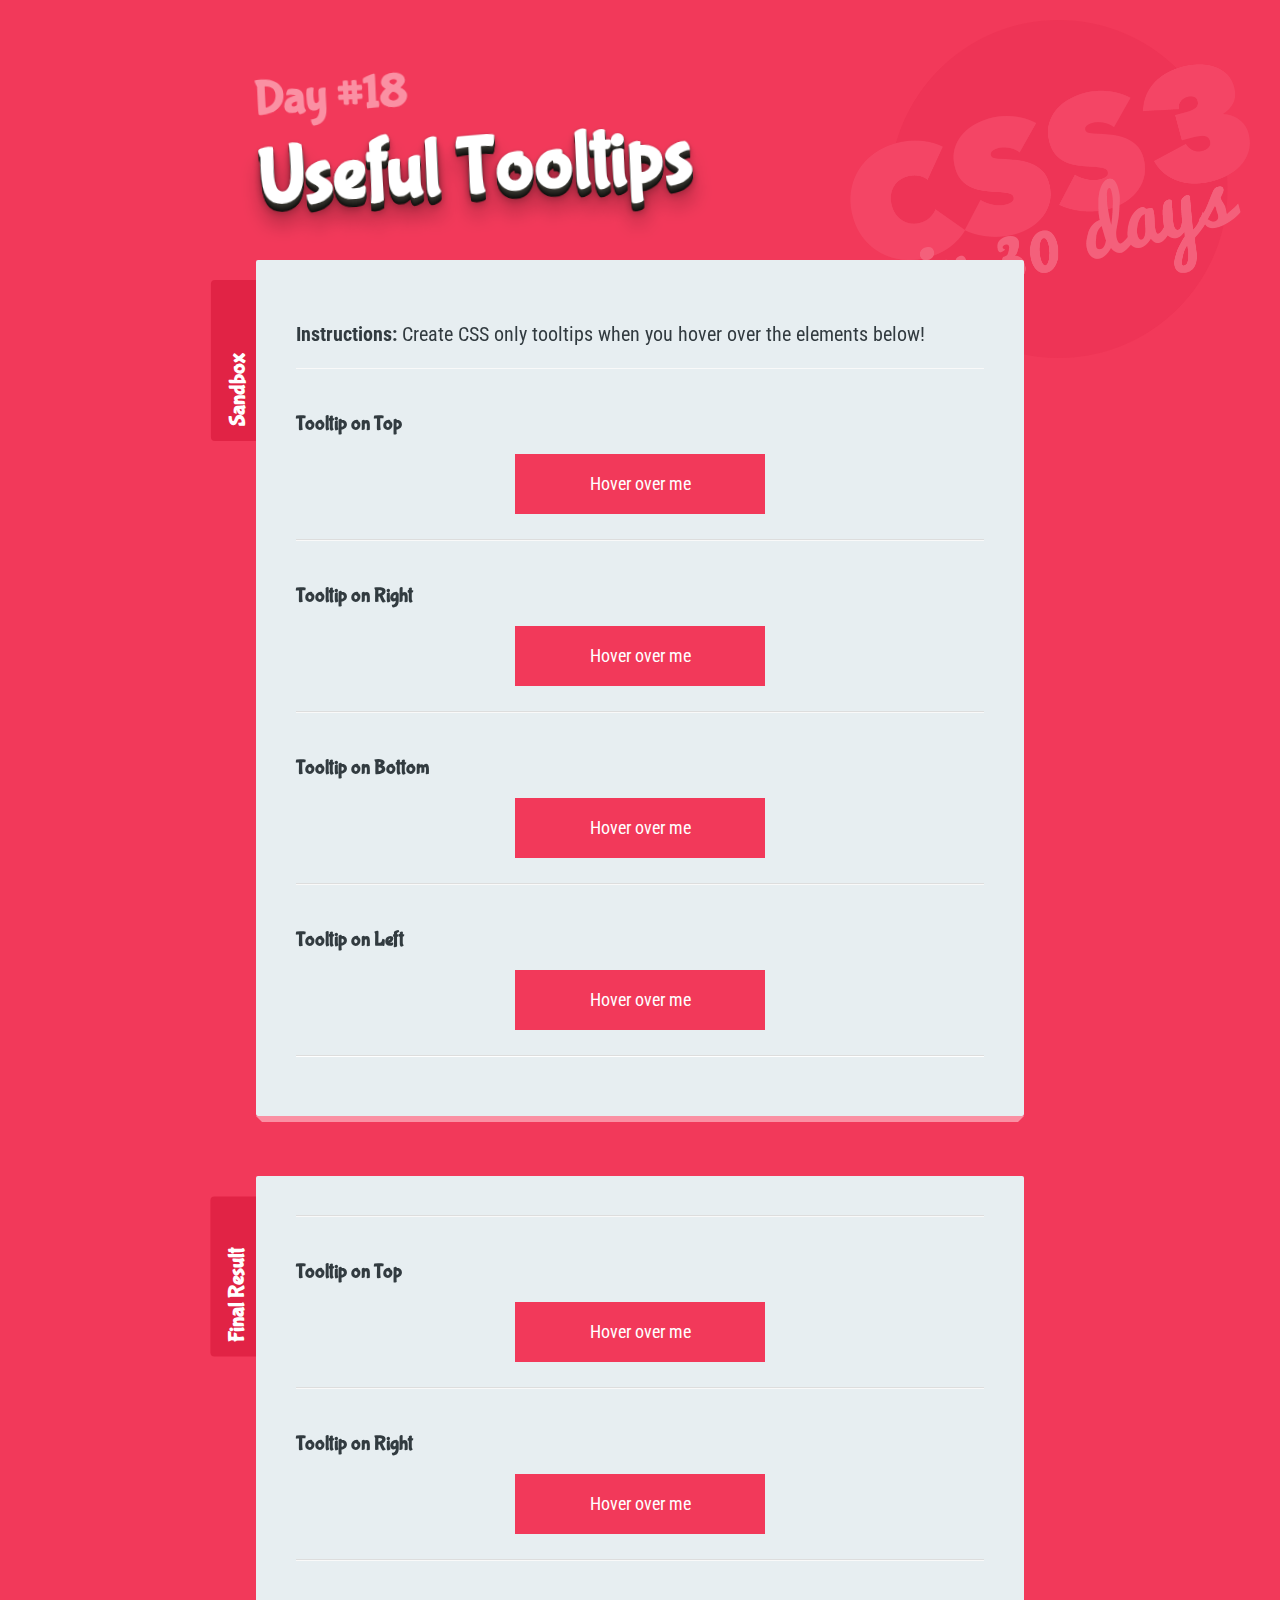
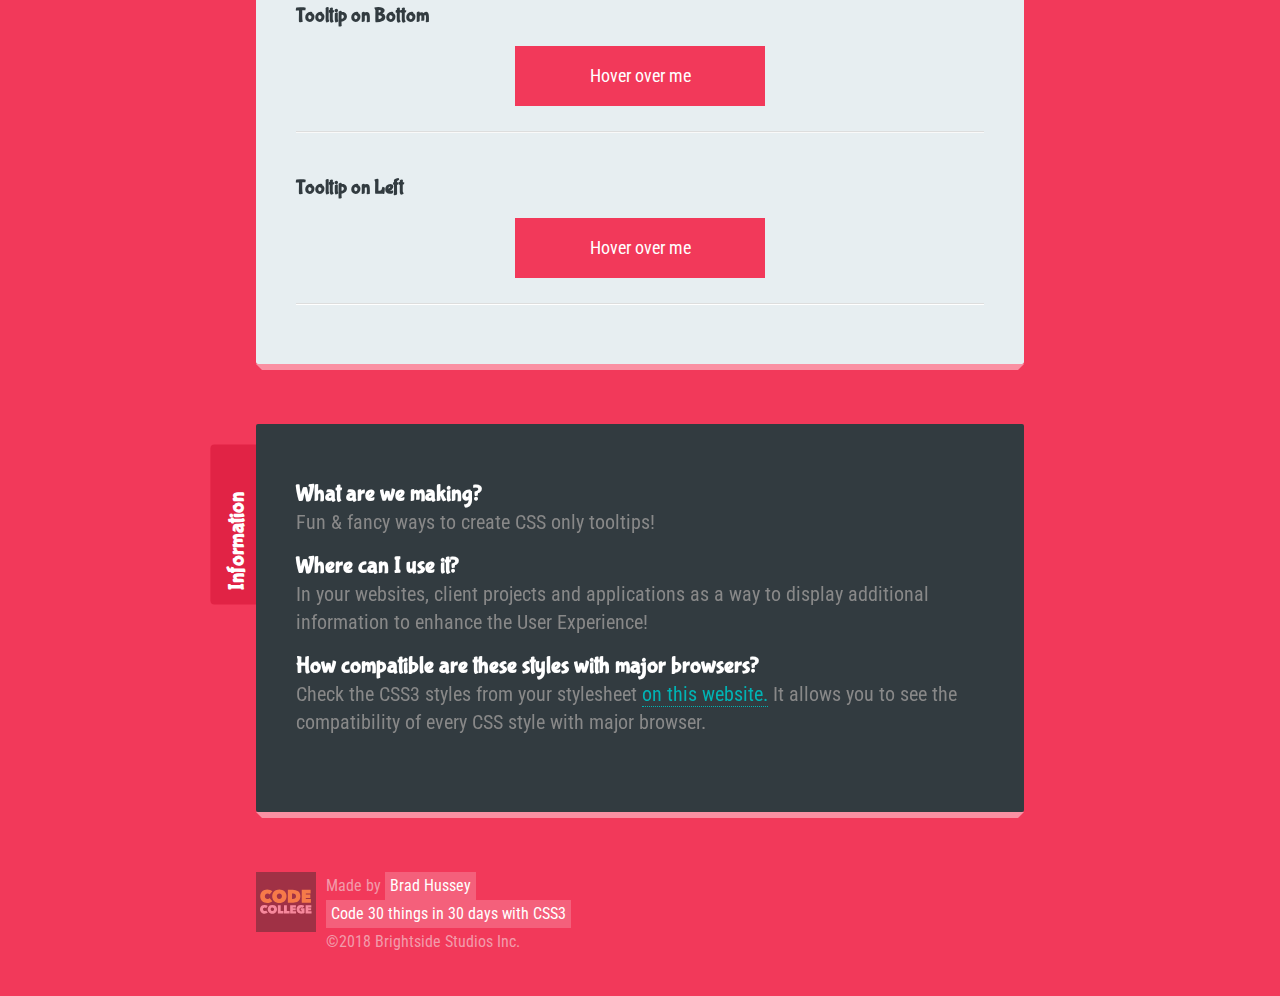
<file: 18 - Tooltips/index.html>
<!--
  Message from Brad:
  Thanks for watching CSS3 in 30 Days! You're awesome.
  Want more fun design & coding courses? Check out my website.

  https://codecollege.ca
  (it's free to start)
-->

<!DOCTYPE html>
<html>
  <head>
    <meta charset="utf-8">
    <title>Useful Tooltips | Code 30 Things in 30 Days with CSS3</title>

    <!-- NORMALIZE CSS -->
    <link rel="stylesheet" href="../_theme-styles/normalize.css">

    <!-- PROJECT THEME CSS -->
    <link rel="stylesheet" href="../_theme-styles/theme.css">

    <!-- FINAL PROJECT CSS (use for reference) -->
    <link rel="stylesheet" href="final.css">

    <!-- SANDBOX CSS (this is your file!) -->
    <link rel="stylesheet" href="sandbox.css">

<link href="https://fonts.googleapis.com/css?family=Bubblegum+Sans|Nova+Mono|Roboto+Condensed" rel="stylesheet">
  </head>
  <body>
    <h1><small>Day #18</small> Useful Tooltips</h1>



    <div class="sandbox">
      <h2>Sandbox <small>This is where you play</small></h2>
      <div class="content">

        <p><strong>Instructions:</strong> Create CSS only tooltips when you hover over the elements below!</p>

        <section>

          <h4>Tooltip on Top</h4>

          <div class="tooltip top" title="Tooltip on top!">
            Hover over me
          </div>

        </section>

        <section>

          <h4>Tooltip on Right</h4>

          <div class="tooltip right" title="Tooltip on right!">
            Hover over me
          </div>

        </section>

        <section>

          <h4>Tooltip on Bottom</h4>

          <div class="tooltip bottom" title="Tooltip on bottom!">
            Hover over me
          </div>

        </section>

        <section>

          <h4>Tooltip on Left</h4>

          <div class="tooltip left" title="Tooltip on left!">
            Hover over me
          </div>

        </section>

      </div>
    </div>

    <div class="final-result">
        <h2>Final Result <small>Use this for reference!</small></h2>
        <div class="content">

          <section>

            <h4>Tooltip on Top</h4>

            <div class="final__tooltip top" title="Tooltip on top!">
              Hover over me
            </div>

          </section>

          <section>

            <h4>Tooltip on Right</h4>

            <div class="final__tooltip right" title="Tooltip on right!">
              Hover over me
            </div>

          </section>

          <section>

            <h4>Tooltip on Bottom</h4>

            <div class="final__tooltip bottom" title="Tooltip on bottom!">
              Hover over me
            </div>

          </section>

          <section>

            <h4>Tooltip on Left</h4>

            <div class="final__tooltip left" title="Tooltip on left!">
              Hover over me
            </div>

          </section>

        </div>
    </div>

    <div class="info">
      <h2>Information <small>About this lesson</small></h2>
      <h3>What are we making?</h3>
      <p>Fun &amp; fancy ways to create CSS only tooltips!</p>

      <h3>Where can I use it?</h3>
      <p>In your websites, client projects and applications as a way to display additional information to enhance the User Experience!</p>

      <h3>How compatible are these styles with major browsers?</h3>
      <p>Check the CSS3 styles from your stylesheet <a href="http://caniuse.com/">on this website.</a> It allows you to see the compatibility of every CSS style with major browser.</p>

    </div>

    <footer>
      <div class="logo">
        <a href="http://codecollege.ca/" id="logo">

          <img src="../_theme-styles/img/bggray.svg" width="60px" id="logo_bg-gray">
          <img src="../_theme-styles/img/bgyellow.svg" width="60px" id="logo_bg-yellow">
          <img src="../_theme-styles/img/codecollegelogo.svg" width="60px" id="logo_codecollege">

          <!-- <img src="../_theme-styles/img/codecollegelogo.png" alt="Learn to Code at CodeCollege.ca" height="60px"> -->

        </a>
      </div>
      <div class="made-by">
        Made by <a href="http://bradhussey.ca/">Brad Hussey</a>
      </div>
      <div class="course">
        <a href="http://codecollege.ca/">Code 30 things in 30 days with CSS3</a>
      </div>
      <div class="copyright">
        &copy;2018 Brightside Studios Inc.
      </div>
    </footer>
  </body>
</html>
</file>
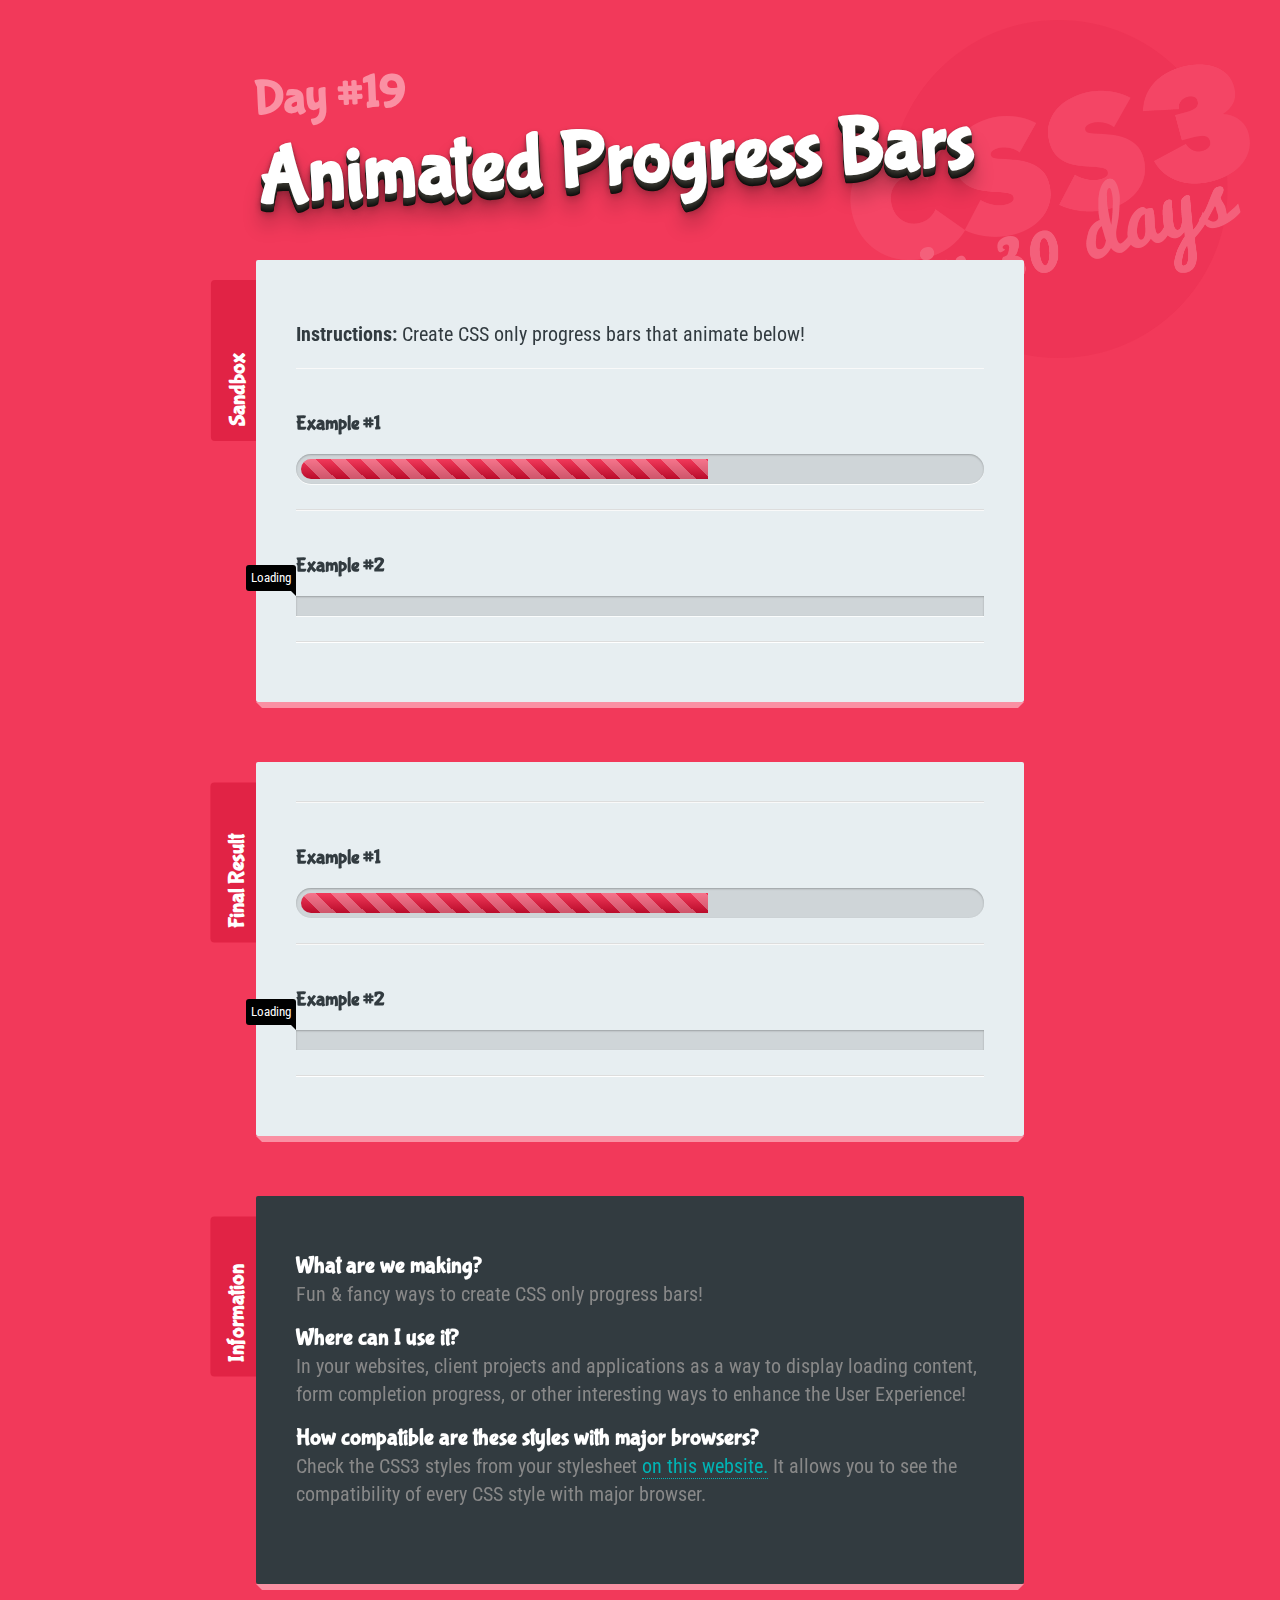
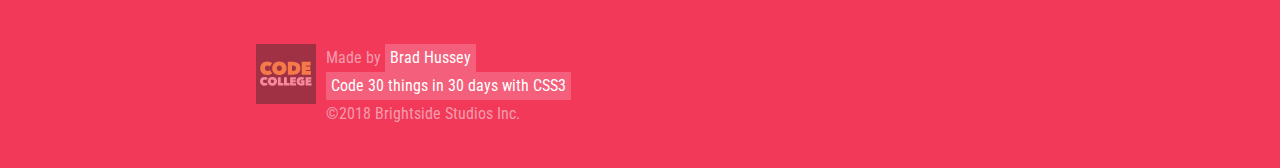
<file: 19 - Animated Progress Bars/index.html>
<!--
  Message from Brad:
  Thanks for watching CSS3 in 30 Days! You're awesome.
  Want more fun design & coding courses? Check out my website.

  https://codecollege.ca
  (it's free to start)
-->

<!DOCTYPE html>
<html>
  <head>
    <meta charset="utf-8">
    <title>Animated Progress Bars | Code 30 Things in 30 Days with CSS3</title>

    <!-- NORMALIZE CSS -->
    <link rel="stylesheet" href="../_theme-styles/normalize.css">

    <!-- PROJECT THEME CSS -->
    <link rel="stylesheet" href="../_theme-styles/theme.css">

    <!-- FINAL PROJECT CSS (use for reference) -->
    <link rel="stylesheet" href="final.css">

    <!-- SANDBOX CSS (this is your file!) -->
    <link rel="stylesheet" href="sandbox.css">

<link href="https://fonts.googleapis.com/css?family=Bubblegum+Sans|Nova+Mono|Roboto+Condensed" rel="stylesheet">
  </head>
  <body>
    <h1><small>Day #19</small> Animated Progress Bars</h1>



    <div class="sandbox">
      <h2>Sandbox <small>This is where you play</small></h2>
      <div class="content">

        <p><strong>Instructions:</strong> Create CSS only progress bars that animate below!</p>

        <section>

          <h4>Example #1</h4>

          <div class="animation-bar-1">
            <span style="width:60%"></span>
          </div>

        </section>

        <section>

          <h4>Example #2</h4>

          <div class="animation-bar-2">
            <span data-label="Loading"></span>
          </div>

        </section>

      </div>
    </div>

    <div class="final-result">
        <h2>Final Result <small>Use this for reference!</small></h2>
        <div class="content">

          <section>

            <h4>Example #1</h4>

            <div class="final__animation-bar-1">
              <span style="width:60%"></span>
            </div>

          </section>

          <section>

            <h4>Example #2</h4>

            <div class="final__animation-bar-2">
              <span data-label="Loading"></span>
            </div>

          </section>

        </div>
    </div>

    <div class="info">
      <h2>Information <small>About this lesson</small></h2>
      <h3>What are we making?</h3>
      <p>Fun &amp; fancy ways to create CSS only progress bars!</p>

      <h3>Where can I use it?</h3>
      <p>In your websites, client projects and applications as a way to display loading content, form completion progress, or other interesting ways to enhance the User Experience!</p>

      <h3>How compatible are these styles with major browsers?</h3>
      <p>Check the CSS3 styles from your stylesheet <a href="http://caniuse.com/">on this website.</a> It allows you to see the compatibility of every CSS style with major browser.</p>

    </div>

    <footer>
      <div class="logo">
        <a href="http://codecollege.ca/" id="logo">

          <img src="../_theme-styles/img/bggray.svg" width="60px" id="logo_bg-gray">
          <img src="../_theme-styles/img/bgyellow.svg" width="60px" id="logo_bg-yellow">
          <img src="../_theme-styles/img/codecollegelogo.svg" width="60px" id="logo_codecollege">

          <!-- <img src="../_theme-styles/img/codecollegelogo.png" alt="Learn to Code at CodeCollege.ca" height="60px"> -->

        </a>
      </div>
      <div class="made-by">
        Made by <a href="http://bradhussey.ca/">Brad Hussey</a>
      </div>
      <div class="course">
        <a href="http://codecollege.ca/">Code 30 things in 30 days with CSS3</a>
      </div>
      <div class="copyright">
        &copy;2018 Brightside Studios Inc.
      </div>
    </footer>
  </body>
</html>
</file>
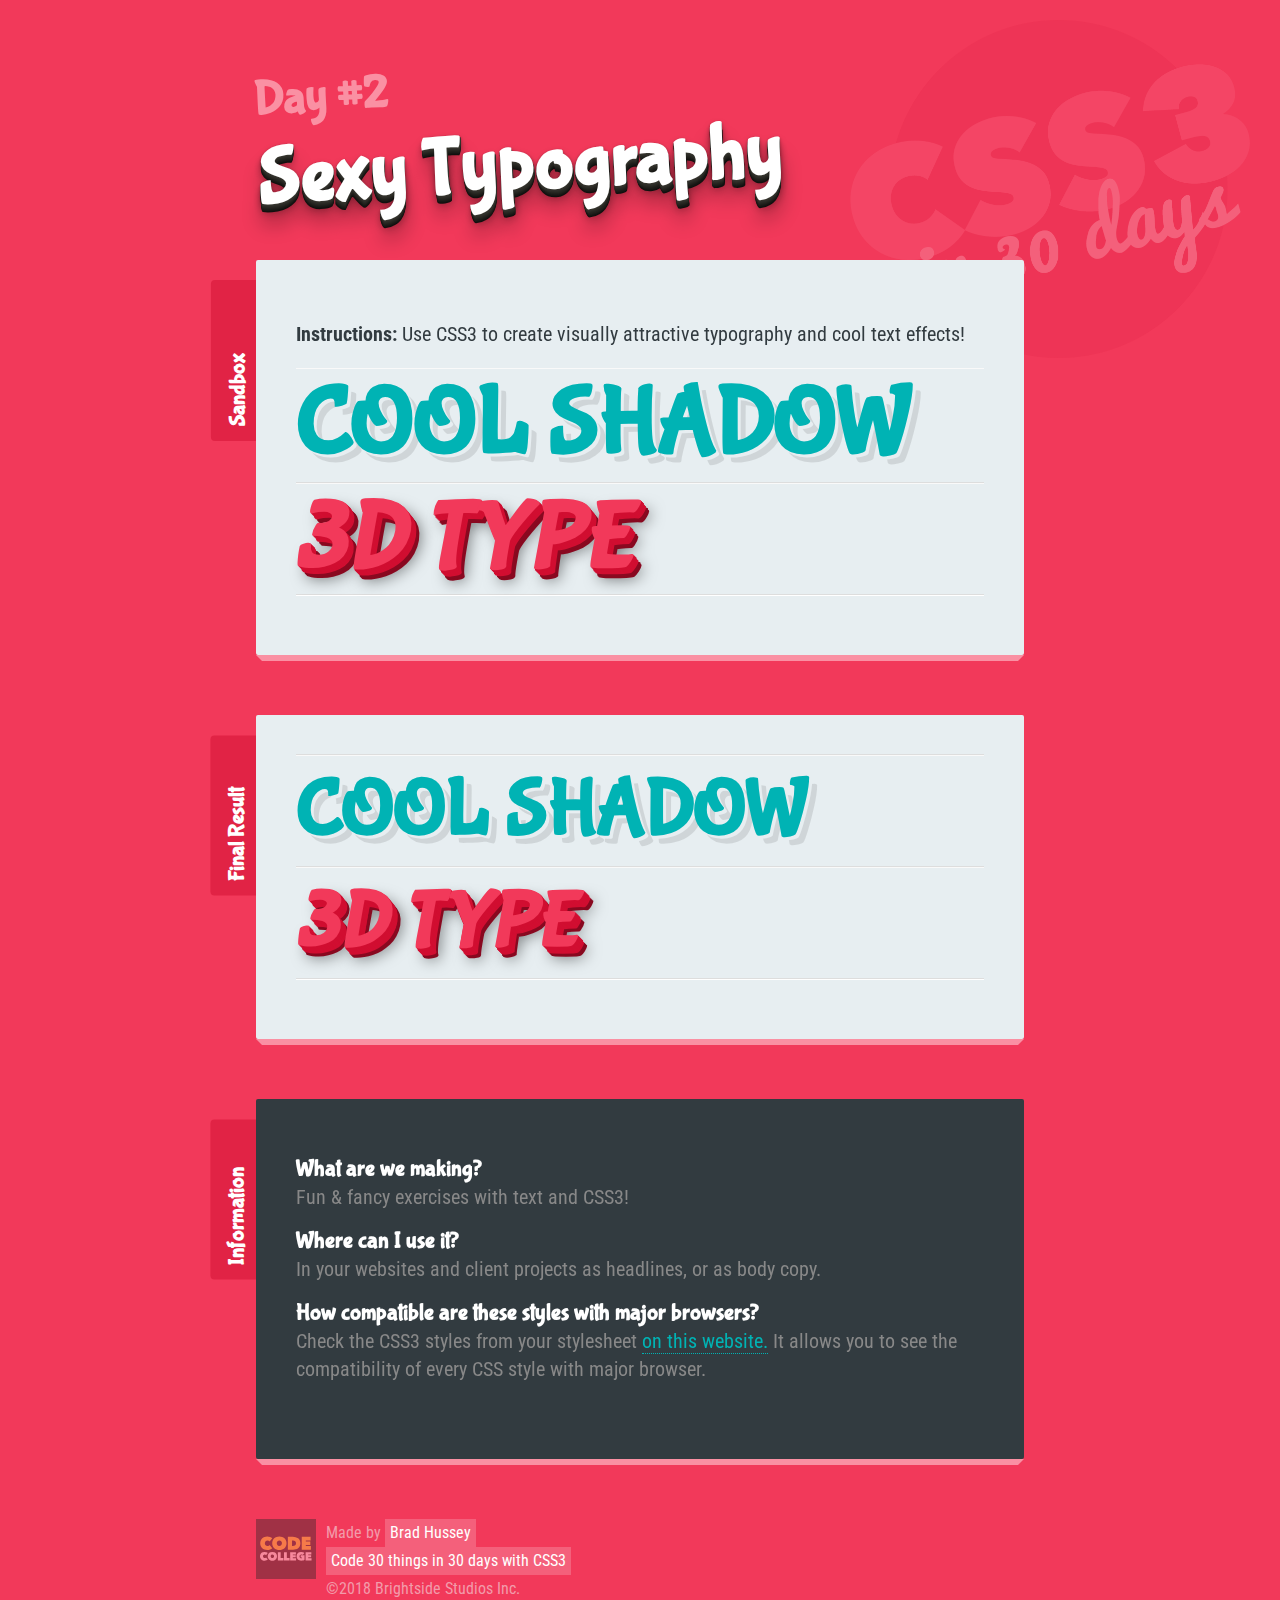
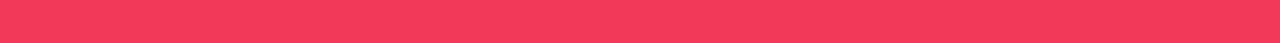
<file: 2 - Sexy Typography/index.html>
<!--
  Message from Brad:
  Thanks for watching CSS3 in 30 Days! You're awesome.
  Want more fun design & coding courses? Check out my website.

  https://codecollege.ca
  (it's free to start)
-->

<!DOCTYPE html>
<html>
  <head>
    <meta charset="utf-8">
    <title>Sexy Typography | Code 30 Things in 30 Days with CSS3</title>

    <!-- NORMALIZE CSS -->
    <link rel="stylesheet" href="../_theme-styles/normalize.css">

    <!-- PROJECT THEME CSS -->
    <link rel="stylesheet" href="../_theme-styles/theme.css">

    <!-- FINAL PROJECT CSS (use for reference) -->
    <link rel="stylesheet" href="final.css">

    <!-- SANDBOX CSS (this is your file!) -->
    <link rel="stylesheet" href="sandbox.css">

<link href="https://fonts.googleapis.com/css?family=Bubblegum+Sans|Nova+Mono|Roboto+Condensed" rel="stylesheet">
  </head>
  <body>
    <h1><small>Day #2</small> Sexy Typography</h1>



    <div class="sandbox">
      <h2>Sandbox <small>This is where you play</small></h2>
      <div class="content">

        <p><strong>Instructions:</strong> Use CSS3 to create visually attractive typography and cool text effects!</p>

        <section>

          <h4 class="shadow-typo">Cool Shadow</h4>

        </section>

        <section>

          <h4 class="threedee-typo">3D Type</h4>

        </section>

      </div>
    </div>

    <div class="final-result">
        <h2>Final Result <small>Use this for reference!</small></h2>
        <div class="content">

          <section>

            <h4 class="final__shadow-typo">Cool Shadow</h4>

          </section>

          <section>

            <h4 class="final__threedee-typo">3D Type</h4>

          </section>

        </div>
    </div>

    <div class="info">
      <h2>Information <small>About this lesson</small></h2>
      <h3>What are we making?</h3>
      <p>Fun &amp; fancy exercises with text and CSS3!</p>

      <h3>Where can I use it?</h3>
      <p>In your websites and client projects as headlines, or as body copy.</p>

      <h3>How compatible are these styles with major browsers?</h3>
      <p>Check the CSS3 styles from your stylesheet <a href="http://caniuse.com/">on this website.</a> It allows you to see the compatibility of every CSS style with major browser.</p>
    </div>

    <footer>
      <div class="logo">
        <a href="http://codecollege.ca/" id="logo">

          <img src="../_theme-styles/img/bggray.svg" width="60px" id="logo_bg-gray">
          <img src="../_theme-styles/img/bgyellow.svg" width="60px" id="logo_bg-yellow">
          <img src="../_theme-styles/img/codecollegelogo.svg" width="60px" id="logo_codecollege">

          <!-- <img src="../_theme-styles/img/codecollegelogo.png" alt="Learn to Code at CodeCollege.ca" height="60px"> -->

        </a>
      </div>
      <div class="made-by">
        Made by <a href="http://bradhussey.ca/">Brad Hussey</a>
      </div>
      <div class="course">
        <a href="http://codecollege.ca/">Code 30 things in 30 days with CSS3</a>
      </div>
      <div class="copyright">
        &copy;2018 Brightside Studios Inc.
      </div>
    </footer>
  </body>
</html>
</file>
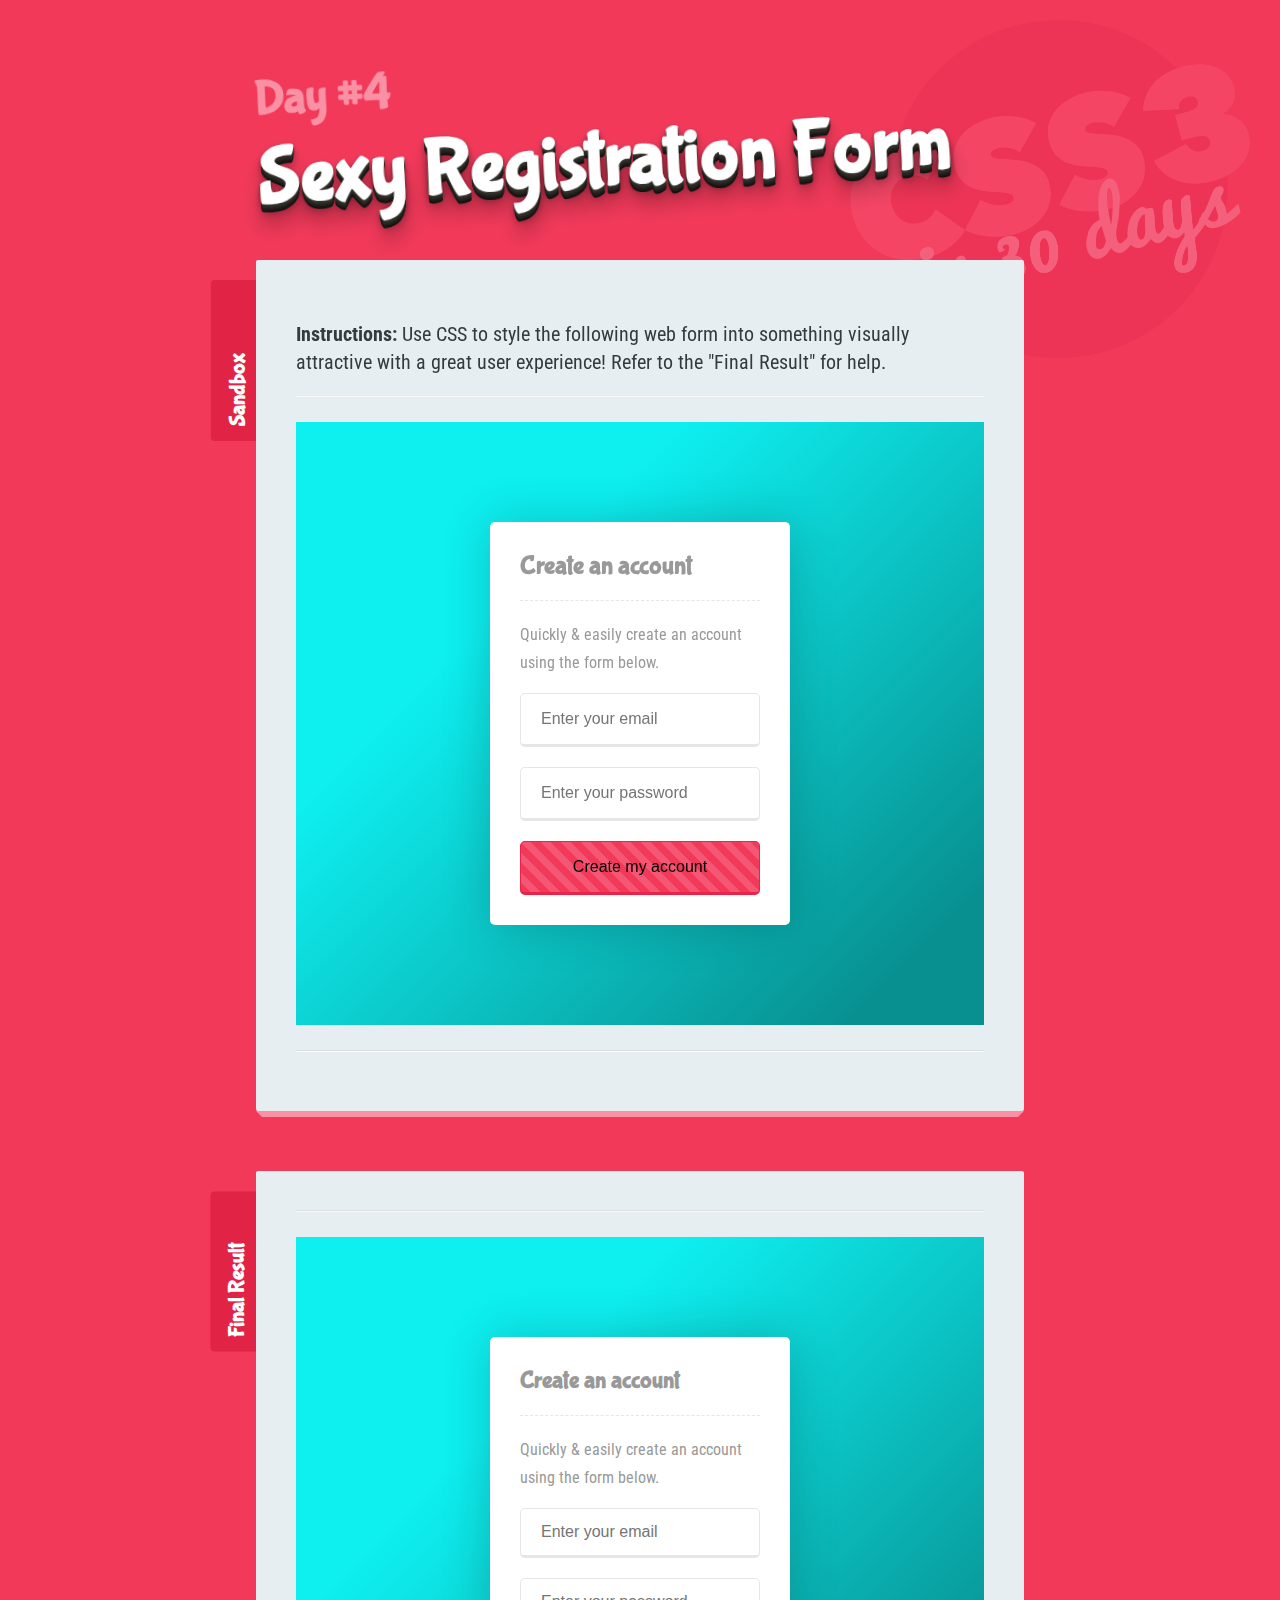
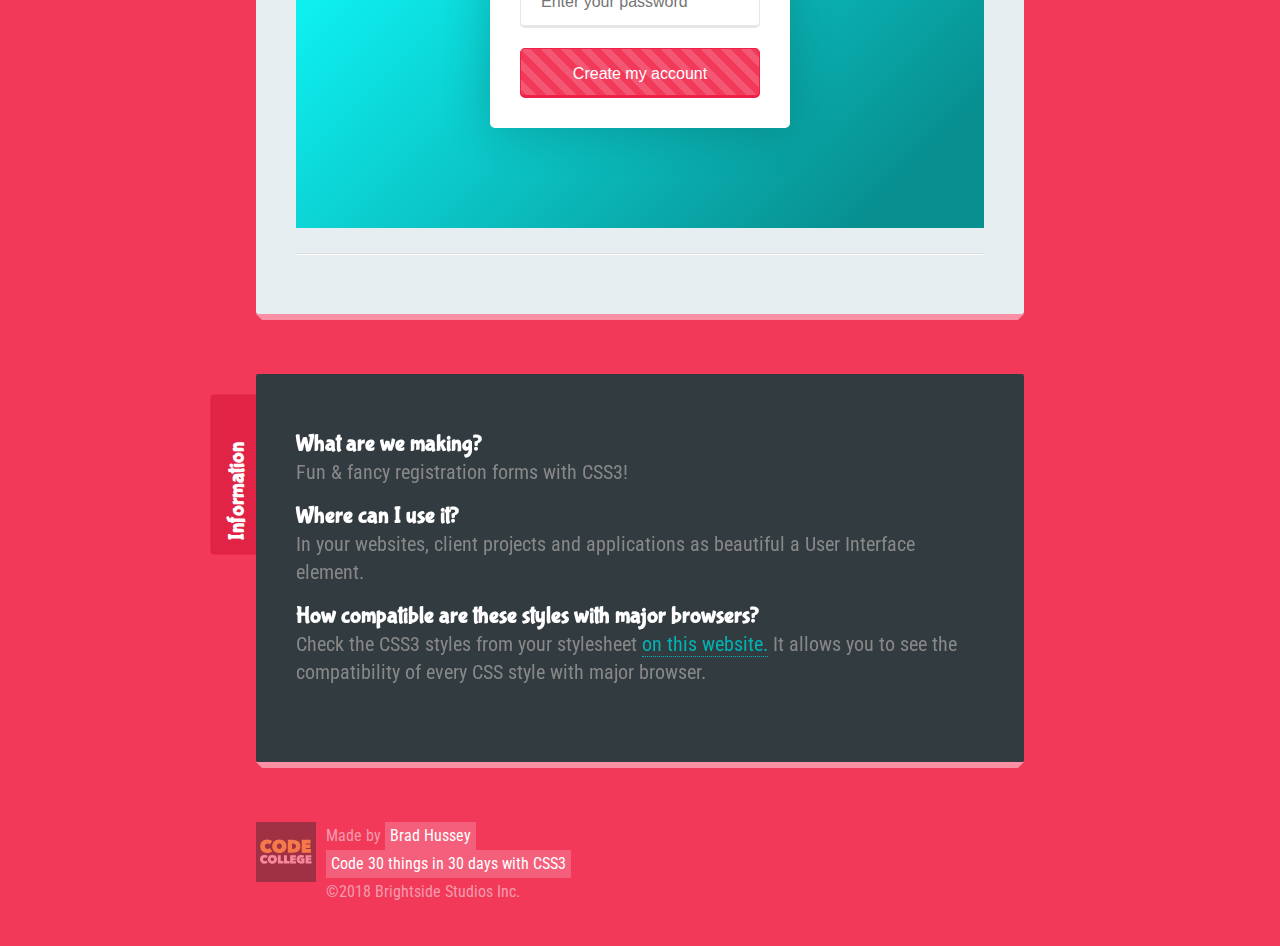
<file: 4 - Sexy Registration Form/index.html>
<!--
  Message from Brad:
  Thanks for watching CSS3 in 30 Days! You're awesome.
  Want more fun design & coding courses? Check out my website.

  https://codecollege.ca
  (it's free to start)
-->

<!DOCTYPE html>
<html>
  <head>
    <meta charset="utf-8">
    <title>Sexy Registration Form | Code 30 Things in 30 Days with CSS3</title>

    <!-- NORMALIZE CSS -->
    <link rel="stylesheet" href="../_theme-styles/normalize.css">

    <!-- PROJECT THEME CSS -->
    <link rel="stylesheet" href="../_theme-styles/theme.css">

    <!-- FINAL PROJECT CSS (use for reference) -->
    <link rel="stylesheet" href="final.css">

    <!-- SANDBOX CSS (this is your file!) -->
    <link rel="stylesheet" href="sandbox.css">

<link href="https://fonts.googleapis.com/css?family=Bubblegum+Sans|Nova+Mono|Roboto+Condensed" rel="stylesheet">
  </head>
  <body>
    <h1><small>Day #4</small> Sexy Registration Form</h1>



    <div class="sandbox">
      <h2>Sandbox <small>This is where you play</small></h2>
      <div class="content">

        <p><strong>Instructions:</strong> Use CSS to style the following web form into something visually attractive with a great user experience! Refer to the "Final Result" for help.</p>

        <section>

          <div class="register-wrapper">
            <div class="register-block">
              <h3 class="register-title">Create an account</h3>
              <p>Quickly &amp; easily create an account using the form below.</p>
              <form action="">
                <input type="email" placeholder="Enter your email"/>
                <input type="password" placeholder="Enter your password" />
                <input type="submit" value="Create my account"/>
              </form>
            </div>
          </div>

        </section>

      </div>
    </div>

    <div class="final-result">
        <h2>Final Result <small>Use this for reference!</small></h2>
        <div class="content">

          <section>

            <div class="final__register-wrapper">
              <div class="final__register-block">
                <h3 class="final__register-title">Create an account</h3>
                <p>Quickly &amp; easily create an account using the form below.</p>
                <form action="">
                  <input type="email" placeholder="Enter your email"/>
                  <input type="password" placeholder="Enter your password" />
                  <input type="submit" value="Create my account"/>
                </form>
              </div>
            </div>

          </section>

        </div>
    </div>

    <div class="info">
      <h2>Information <small>About this lesson</small></h2>
      <h3>What are we making?</h3>
      <p>Fun &amp; fancy registration forms with CSS3!</p>

      <h3>Where can I use it?</h3>
      <p>In your websites, client projects and applications as beautiful a User Interface element.</p>

      <h3>How compatible are these styles with major browsers?</h3>
      <p>Check the CSS3 styles from your stylesheet <a href="http://caniuse.com/">on this website.</a> It allows you to see the compatibility of every CSS style with major browser.</p>
    </div>

    <footer>
      <div class="logo">
        <a href="http://codecollege.ca/" id="logo">

          <img src="../_theme-styles/img/bggray.svg" width="60px" id="logo_bg-gray">
          <img src="../_theme-styles/img/bgyellow.svg" width="60px" id="logo_bg-yellow">
          <img src="../_theme-styles/img/codecollegelogo.svg" width="60px" id="logo_codecollege">

          <!-- <img src="../_theme-styles/img/codecollegelogo.png" alt="Learn to Code at CodeCollege.ca" height="60px"> -->

        </a>
      </div>
      <div class="made-by">
        Made by <a href="http://bradhussey.ca/">Brad Hussey</a>
      </div>
      <div class="course">
        <a href="http://codecollege.ca/">Code 30 things in 30 days with CSS3</a>
      </div>
      <div class="copyright">
        &copy;2018 Brightside Studios Inc.
      </div>
    </footer>
  </body>
</html>
</file>
<file: 1 - Fancy Buttons/_theme-styles/theme.css>
/* ========================================
   THEME.CSS
   These are the styles for the theme of
   the lesson.

   Course:  CSS3 in 30 Days
   Author:  Brad Hussey
   Website: codecollege.ca
   ====================================== */

body {
  font-family: 'Roboto Condensed', "Helvetica Neue", Helvetica, Arial, sans-serif;

  /* DARK PINK */
  background: #f2395a;

  /*TEAL*/
  /*background: #00B3B4;*/

  font-size: 20px;
  line-height: 28px;
  color: #323b40;
  margin: 40px 0;
}

  body::before {
    position: fixed;
    content: "";
    height: 400px;
    width: 400px;
    top: 20px;
    right: 30px;
    background: url('../_theme-styles/img/CSS30_Logo.png') no-repeat;
    background-size: 100%;
    opacity: .2;
  }


h1,h2,h3,h4,h5,h6 {
  font-family: 'Bubblegum Sans', cursive;
}

  h1 {
    width: 60%;
    max-width: 960px;
    margin: 0 auto 60px;
    transform: rotate(-3deg);
    color: white;
    text-align: left;
    font-size: 5rem;
    line-height: 5rem;
    text-shadow:  0 1px 0 hsl(52,7%,20%),
                  0 2px 0 hsl(52,7%,18%),
                  0 3px 0 hsl(52,7%,16%),
                  0 4px 0 hsl(52,7%,14%),
                  0 5px 0 hsl(52,7%,12%),
                  0 6px 0 hsl(52,7%,10%),
                  0 7px 0 hsl(52,7%,8%),
                  0 8px 0 hsl(52,7%,6%),

                  0 0 5px rgba(0,0,0,.05),
                  0 1px 3px rgba(0,0,0,.2),
                  0 3px 5px rgba(0,0,0,.2),
                  0 5px 10px rgba(0,0,0,.2),
                  0 10px 10px rgba(0,0,0,.2),
                  0 20px 20px rgba(0,0,0,.3);
  }

    h1 small {
      font-size: 3rem;
      display: block;
      color: #fa90a3;
      text-shadow: none;
    }


  h2 {
    color: white;
  }

    h2 small {
      font-weight: normal;
      font-size: 1rem;
      display: block;
      color: #323b40;
    }

  h3 small {
    font-weight: normal;
    font-family: 'Roboto Condensed', "Helvetica Neue", Helvetica, Arial, sans-serif;
    color: #888;
    display: block;
  }

  h4 {
    margin: 1rem 0
  }


a:link, a:visited {
  color: #00B3B4;
  text-decoration: none;
  border-bottom: dotted 1px #00B3B4;
}
  a:hover {
    background: #00B3B4;
    color: white;
    text-decoration: none;
  }


button {
  font-size: 1rem;
}


code {
  background: #fd6000;
  color: white;
  padding: 4px 6px;
  font-family: 'Nova Mono', monospace;
  font-size: 1rem;
  border-radius: 2px;
  box-shadow: inset 0 1px 2px #5e2400;
  display: inline-block;
}


section {
  position: relative;
  border-top: solid 1px #f9f9f9;
  border-bottom: solid 1px #ddd;
  padding: 25px 0;
}

  section:first-child::before {
    position: absolute;
    content: "";
    width: 100%;
    height: 1px;
    border-top: solid 1px #ddd;
    top: -2px;
    left: 0;
  }

  section:last-child::after {
    position: absolute;
    content: "";
    width: 100%;
    border-top: solid 1px white;
    bottom: -2px;
    left: 0;
  }

  section footer {
    margin: inherit;
    width: inherit;
    color: inherit;
    font-size: inherit;
  }

  section header,
  section article,
  section nav,
  section aside,
  section footer,
  section .logo,
  section .articles {
    background: rgba(140, 204, 231, 0.2);
    border: solid 1px rgba(140, 204, 231, 0.3);
    padding: 2%;
    margin: 0 0 2%;
    font-size: 1rem;
    box-sizing: border-box;
  }

  section ul {
    list-style: none;
    margin: 0;
    padding: 0;
  }

    section ul li {
      display: inline-block;
      margin: 0 2% 0 0;
    }


.course-files {
  text-align: center;
}


a.button-theme {
  color: white;
  font-weight: bold;
  text-transform: uppercase;
}


.button-theme {
  position: relative;
	display: inline-block;
	padding: 10px 30px;
	text-align: center;
	color: white;

	text-shadow:-1px -1px 0 #2C7982;
	background: #00B3B4;
	border:1px solid #379AA4;

	-webkit-border-radius:4px;
	-moz-border-radius:4px;
	border-radius:4px;

	-webkit-box-shadow:0 1px 0 rgba(255, 255, 255, .5) inset, 0 -1px 0 rgba(255, 255, 255, .1) inset, 0 4px 0 #338A94, 0 4px 2px rgba(0, 0, 0, .5);
	-moz-box-shadow:0 1px 0 rgba(255, 255, 255, .5) inset, 0 -1px 0 rgba(255, 255, 255, .1) inset, 0 4px 0 #338A94, 0 4px 2px rgba(0, 0, 0, .5);
	box-shadow:0 1px 0 rgba(255, 255, 255, .5) inset, 0 -1px 0 rgba(255, 255, 255, .1) inset, 0 4px 0 #338A94, 0 4px 2px rgba(0, 0, 0, .5);
}

  .button-theme::before {
  	background:#fa90a3;
  	background-image: -webkit-gradient(linear, 0% 0%, 0% 100%, from(#ef758b), to(#fa90a3));

  	-webkit-border-radius: 4px;
  	-moz-border-radius: 4px;
  	border-radius: 4px;

  	-webkit-box-shadow: 0 1px 2px rgba(0, 0, 0, .3) inset, 0 1px 0 rgba(255, 255, 255, .5);
  	-moz-box-shadow: 0 1px 2px rgba(0, 0, 0, .3) inset, 0 1px 0 rgba(255, 255, 255, .5);
  	box-shadow: 0 1px 2px rgba(0, 0, 0, .3) inset, 0 1px 0 rgba(255, 255, 255, .5);

  	position: absolute;
  	content: "";
  	left: -15px;
    right: -15px;
  	top: -14px;
    bottom: -17px;
  	z-index: -1;
  }

  .button-theme:active {
    -webkit-box-shadow:0 1px 0 rgba(255, 255, 255, .5) inset, 0 -1px 0 rgba(255, 255, 255, .1) inset, 0 2px 0 #338A94, 0 2px 2px rgba(0, 0, 0, .5);
  	-moz-box-shadow:0 1px 0 rgba(255, 255, 255, .5) inset, 0 -1px 0 rgba(255, 255, 255, .1) inset, 0 2px 0 #338A94, 0 2px 2px rgba(0, 0, 0, .5);
  	box-shadow:0 1px 0 rgba(255, 255, 255, .5) inset, 0 -1px 0 rgba(255, 255, 255, .1) inset, 0 2px 0 #338A94, 0 2px 2px rgba(0, 0, 0, .5);
  	top: 4px;
  }

  .button-theme:active::before{
  	top: -18px;
  	bottom: -13px;
  }

  .button-theme:hover {
  	background: #0bbfc0;
  }

  .button-theme small {
    display: block;
    color: #007a7b;
    text-shadow: none;
  }


.sandbox,
.final-result,
.info {
  position: relative;
  background: #e7eef1;
  width: 60%;
  max-width: 960px;
  margin: 60px auto;
  padding: 40px 40px 60px;
  box-sizing: border-box;
  border-radius: 2px;
  box-shadow: 0 12px 0 -6px #fa90a3;
}

  .sandbox::before,
  .final-result::before,
  .info::before {
    position: absolute;
    display: block;
    content: "";
    border: solid 6px transparent;
    border-right: solid 6px #fa90a3;
    border-top-width: 0px;
    background: none;
    bottom: -6px;
    left: -6px;
  }

  .sandbox::after,
  .final-result::after,
  .info::after {
    position: absolute;
    display: block;
    content: "";
    border: solid 6px transparent;
    border-top: solid 6px #fa90a3;
    border-bottom-width: 0px;
    background: none;
    right: 0;
    bottom: -6px;
  }


  .sandbox h2,
  .final-result h2,
  .info h2 {
    font-size: 1.4rem;
    display: inline-block;
    transform: rotate(-90deg);
    transition: all ease-in-out .1s;
    position: absolute;
    top: 60px;
    left: -85px;
    background: #e12345;
    margin: 0;
    line-height: 1.6rem;
    padding: 15px;
    z-index: -2;
    border-radius: 4px;
    min-width: 130px;
  }

  .sandbox:hover h2,
  .final-result:hover h2,
  .info:hover h2 {
    left: -110px;
  }

  .sandbox .button-theme,
  .final-result .button-theme {
    display: block;
    width: 80%;
    margin: 0 auto;
  }


.info {
  background: #323b40;
  color: white;
}

  .info h3 {
    margin: 1rem 0 0;
  }
  .info p {
    margin: 0 0 1rem;
    color: #888;
  }


.sticky-footer-lesson footer {
  position: relative;
  background: #e7eef1;
  padding: 40px 40px 60px;
  box-sizing: border-box;
  border-radius: 2px;
  color: #333;
}

  .sticky-footer-lesson footer a:link {
    color: #e12345;
  }

footer {
  width: 60%;
  max-width: 960px;
  margin: 0 auto;
  font-size: 1rem;
  color: #f29baa;
}

  footer a:link,
  footer a:visited {
    position: relative;
    display: inline-block;
    background: rgba(255,255,255, 0.2);
    padding: 0 5px;
    border: none;
    text-decoration: none;
    color: white;
  }
    footer a:hover {
      background: rgba(255,255,255, 0.4);
      box-shadow: -3px 3px 0 #eb2447;
      transform: rotate(-1deg);
    }

  footer .made-by, footer .course, footer .copyright {
    padding-left: 70px;
    transition: all ease 1000ms;
  }

  footer #logo {
    position: relative;
    z-index: 9;
    opacity: .4;
    float: left;
    margin-right: 15px;
    padding: 0;
    background: none;
    flex-direction: row;
    box-shadow: none;
    transition: all ease 1000ms;
  }

    footer #logo img {
      position: absolute;
      transform-style: preserve-3d;
      transition: all ease 1000ms;
    }

    footer:hover #logo_codecollege {
      width: 100px;
    }

    footer:hover #logo_bg-yellow {
      width: 80px;
      transform: translateX(-10px) translateY(10px) translateZ(-10px);
    }

    footer:hover #logo_bg-gray {
      transform: translateX(-20px) translateY(20px) translateZ(-20px);
    }

    footer:hover #logo {
      opacity: 1;
      transform: perspective(400px) rotateX(40deg) rotateY(20deg) rotateZ(-25deg) translateX(0) translateY(0px) translateZ(0);
    }

    footer:hover .made-by, footer:hover .course, footer:hover .copyright {
      padding-left: 140px;
    }
</file>
<file: 1 - Fancy Buttons/final.css>
/* ==========================================
   FINAL.CSS
   These are the final styles for the project.

   Course:  CSS3 in 30 Days
   Author:  Brad Hussey
   Website: codecollege.ca
   ========================================== */

button {
  position: relative;
  cursor: pointer;
  font-weight: bold;
  margin: 0 15px 0 0;
}


/* =====================
   FACEBOOK STYLE BUTTON
   ===================== */

.final__facebook-style-btn {
  border-radius: 2px;
  cursor: pointer;
  font-size: 0.9rem;
  padding: 6px 12px;
}

.final__facebook-style-dark {
  -moz-box-shadow:    inset 0px 1px 0px 0px #4d73bf;
  -webkit-box-shadow: inset 0px 1px 0px 0px #4d73bf;
  box-shadow:         inset 0px 1px 0px 0px #4d73bf;
  background: #4267b2;
  border: 1px solid #4267b2;
  color: #fff;
  text-shadow: 0 1px 0px #3359a5;
}

  .final__facebook-style-dark:hover {
    background: #2b54a7;
  }

  .final__facebook-style-dark:active {
    background: #1d4698;
    border-color: #1d4698;
  }


.final__facebook-style-light {
  background: #f6f7f9;
  border: 1px solid #ced0d4;
  border-radius: 2px;
  color: #4b4f56;
  cursor: pointer;
  font-size: 0.9rem;
  padding: 6px 12px;
}

  .final__facebook-style-light:hover {
    background: #e9ebee;
  }

  .final__facebook-style-light:active {
    background: #d8dade;
    border-color: #d8dade;
  }


/* =====================
   3D BUTTON 1
   ===================== */

.final__btn-3d-1 {
  position: relative;
  background: orangered;
  border: none;
  color: white;
  padding: 15px 24px;
  font-size: 1.4rem;
  box-shadow: -6px 6px 0 hsl(16, 100%, 30%);
  outline: none;
}

  .final__btn-3d-1:hover {
    background: hsl(16, 100%, 45%);
  }

  .final__btn-3d-1:active {
    background: hsl(16, 100%, 40%);
    top: 3px;
    left: -3px;
    box-shadow: -3px 3px 0 hsl(16, 100%, 30%);
  }

  .final__btn-3d-1::before {
    position: absolute;
    display: block;
    content: "";
    height: 0;
    width: 0;
    /* border width needs to be size of the element's box shadow */
    border: solid 6px transparent;

    /* border width needs to be size of the element's box shadow */
    border-right: solid 6px hsl(16, 100%, 30%);

    /* no width for left, makes measurements easier */
    border-left-width: 0px;

    background: none;
    top: 0px;

    /* needs to be the same size as border width */
    left: -6px;
  }

  .final__btn-3d-1::after {
    position: absolute;
    display: block;
    content: "";
    height: 0;
    width: 0;
    border: solid 6px transparent;
    border-top: solid 6px hsl(16, 100%, 30%);
    border-bottom-width: 0px;
    background: none;
    right: 0;
    bottom: -6px;
  }

    .final__btn-3d-1:active::before {
      border: solid 3px transparent;
      border-right: solid 3px hsl(16, 100%, 30%);
      border-left-width: 0px;
      left: -3px;
    }

    .final__btn-3d-1:active::after {
      border: solid 3px transparent;
      border-top: solid 3px hsl(16, 100%, 30%);
      border-bottom-width: 0px;
      bottom: -3px;
    }


/* =====================
   3D BUTTON 2
   ===================== */

.final__btn-3d-2 {
  position: relative;

  background: #ecd300; /* For browsers that do not support gradients */
  background: -webkit-radial-gradient(hsl(54, 100%, 50%), hsl(54, 100%, 40%)); /* Safari 5.1 to 6.0 */
  background: -o-radial-gradient(hsl(54, 100%, 50%), hsl(54, 100%, 40%)); /* For Opera 11.6 to 12.0 */
  background: -moz-radial-gradient(hsl(54, 100%, 50%), hsl(54, 100%, 40%)); /* For Firefox 3.6 to 15 */
  background: radial-gradient(hsl(54, 100%, 50%), hsl(54, 100%, 40%)); /* Standard syntax */

  font-size: 1.4rem;
  text-shadow: 0 -1px 0 #c3af07;
  color: white;
  border: solid 1px hsl(54, 100%, 20%);
  border-radius: 100%;
  height: 120px;
  width: 120px;
  z-index: 4;

  outline: none;

  box-shadow: inset 0 1px 0 hsl(54, 100%, 50%),
              0 2px 0 hsl(54, 100%, 20%),
              0 3px 0 hsl(54, 100%, 18%),
              0 4px 0 hsl(54, 100%, 16%),
              0 5px 0 hsl(54, 100%, 14%),
              0 6px 0 hsl(54, 100%, 12%),
              0 7px 0 hsl(54, 100%, 10%),
              0 8px 0 hsl(54, 100%, 8%),
              0 9px 0 hsl(54, 100%, 6%);
}

  .final__btn-3d-2:hover {
    background: #ecd300; /* For browsers that do not support gradients */
    background: -webkit-radial-gradient(hsl(54, 100%, 45%), hsl(54, 100%, 35%)); /* Safari 5.1 to 6.0 */
    background: -o-radial-gradient(hsl(54, 100%, 45%), hsl(54, 100%, 35%)); /* For Opera 11.6 to 12.0 */
    background: -moz-radial-gradient(hsl(54, 100%, 45%), hsl(54, 100%, 35%)); /* For Firefox 3.6 to 15 */
    background: radial-gradient(hsl(54, 100%, 45%), hsl(54, 100%, 35%)); /* Standard syntax */
  }

  .final__btn-3d-2:active {
    background: #ecd300; /* For browsers that do not support gradients */
    background: -webkit-radial-gradient(hsl(54, 100%, 43%), hsl(54, 100%, 33%)); /* Safari 5.1 to 6.0 */
    background: -o-radial-gradient(hsl(54, 100%, 43%), hsl(54, 100%, 33%)); /* For Opera 11.6 to 12.0 */
    background: -moz-radial-gradient(hsl(54, 100%, 43%), hsl(54, 100%, 33%)); /* For Firefox 3.6 to 15 */
    background: radial-gradient(hsl(54, 100%, 43%), hsl(54, 100%, 33%)); /* Standard syntax */

    top: 2px;

    box-shadow: inset 0 1px 0 hsl(54, 100%, 50%),
                0 2px 0 hsl(54, 100%, 20%),
                0 3px 0 hsl(54, 100%, 18%),
                0 4px 0 hsl(54, 100%, 16%),
                0 5px 0 hsl(54, 100%, 14%),
                0 6px 0 hsl(54, 100%, 12%),
                0 7px 0 hsl(54, 100%, 10%);
  }


/* =========================
   GRADIENT BORDERED BUTTONS
   ========================= */

   .final__gradient-button-1 {
     position: relative;
     z-index: 1;
     display: inline-block;
     padding: 20px 40px;
     font-size: 1.4rem;
     box-sizing: border-box;
     -webkit-box-sizing: border-box;
     background-color: #e7eef1;
     border: 10px solid transparent;
     border-image: linear-gradient(to top right, orangered, yellow);
     border-image-slice: 1;
     color: orangered;
     outline: none;
     -webkit-transition: all 0.3s ease;
     transition: all 0.3s ease;
   }
   .final__gradient-button-1:hover {
     background-size: 100%;
     background-image: linear-gradient(to top right, orangered, yellow);
     color: white;
   }


   .final__gradient-button-2 {
     position: relative;
     z-index: 1;
     display: inline-block;
     padding: 20px 40px;
     font-size: 1.4rem;
     box-sizing: border-box;
     -webkit-box-sizing: border-box;
     background-color: #e7eef1;
     border: 4px solid transparent;
     border-image: linear-gradient(to right, orangered, transparent);
     border-image-slice: 1;
     color: orangered;
     outline: none;
     -webkit-transition: all 0.3s ease;
     transition: all 0.3s ease;
   }
   .final__gradient-button-2:hover {
     background-size: 100%;
     background-image: linear-gradient(to right, orangered, transparent);
     border-right-style: none;
     color: white;
   }



/* =========================
   ANIMATED BUTTONS
   ========================= */

   .final__animated-button-1 {
     position: relative;
     display: inline-block;
     padding: 20px 40px;
     font-size: 1.4rem;
     background-color: #00b3b4;

     background-image: url(pattern.png);
     background-size: 40px 40px;
     border: 1px solid #555;
     color: white;
     transition: all 0.3s ease;
   }
   .final__animated-button-1:hover {
     -webkit-animation: loading-button-animation 2s linear infinite;
             animation: loading-button-animation 2s linear infinite;
   }


   .final__animated-button-2 {
     position: relative;
     display: inline-block;
     padding: 20px 40px;
     font-size: 1.4rem;
     background-color: #00b3b4;
     background-size: 20px 20px;
     border: 1px solid #555;
     color: white;
     transition: all 0.3s ease;
   }
   .final__animated-button-2:after {
     position: absolute;
     top: 50%;
     right: 0.6em;
     -webkit-transform: translate(0, -50%);
             transform: translate(0, -50%);
     content: "»";
     opacity: 0;
     transition: all 0.3s ease;
   }
   .final__animated-button-2:hover {
     padding: 20px 60px 20px 20px;
   }
   .final__animated-button-2:hover:after {
     right: 1.2em;
     opacity: 1;
   }

   @-webkit-keyframes loading-button-animation {
     from {
       background-position: 0 0;
     }
     to {
       background-position: 40px 0;
     }
   }

   @keyframes loading-button-animation {
     from {
       background-position: 0 0;
     }
     to {
       background-position: 40px 0;
     }
   }



/* =========================
   TOGGLE SWITCH UI BUTTONS
   ========================= */

   .final__toggle-1 {
     font-family: Helvetica, Arial, sans-serif;
     display: inline-block;
     vertical-align: top;
     margin: 0 15px 0 0;
   }
   .final__toggle-1__input {
     display: none;
   }
   .final__toggle-1__button {
     position: relative;
     display: inline-block;
     font-size: 14px;
     line-height: 20px;
     text-transform: uppercase;
     background-color: #f2395a;
     border:1px solid #f2395a;
     color: #ffffff;
     width: 80px;
     height: 30px;
     transition: all 0.3s ease;
     cursor: pointer;
   }
   .final__toggle-1__button:before {
     position: absolute;
     top: 6px;
     left: 40px;
     right: auto;
     display: inline-block;
     height: 20px;
     padding: 0 3px;
     background-color: #ffffff;
     color: #f2395a;
     content: "off";
     transition: all 0.3s ease;
   }
   .final__toggle-1__input:checked + .final__toggle-1__button {
     background-color: #00b3b4;
     border:1px solid #00b3b4;
   }
   .final__toggle-1__input:checked + .final__toggle-1__button:before {
     left: 5px;
     content: "on";
     color: #00b3b4;
   }


   .final__toggle-2 {
     font-family: Helvetica, Arial, sans-serif;
     font-size: 1rem;
     display: inline-block;
     vertical-align: top;
     margin: 0 15px 0 0;
   }
   .final__toggle-2__input {
     display: none;
   }
   .final__toggle-2__button {
     position: relative;
     display: inline-block;
     line-height: 20px;
     text-transform: uppercase;
     background-color: #ffffff;
     color: #aaaaaa;
     border: 1px solid #cccccc;
     padding: 5px 10px 5px 30px;
     transition: all 0.3s ease;
     cursor: pointer;
   }
   .final__toggle-2__button:before {
     position: absolute;
     top: 10px;
     left: 10px;
     right: auto;
     display: inline-block;
     width: 10px;
     height: 10px;
     background-color: #cccccc;
     content: "";
     transition: all 0.3s ease;
   }
   .final__toggle-2__input:checked + .final__toggle-2__button {
     background-color: #00b3b4;
     border-color: #00b3b4;
     color: #ffffff;
   }
   .final__toggle-2__input:checked + .final__toggle-2__button:before {
     background-color: #ffffff;
   }
</file>
<file: 1 - Fancy Buttons/sandbox.css>
/* ========================================

    CODE YOUR STYLES BELOW!

   ====================================== */


.facebook-style-btn {
    border-radius: 2px;
    font-size: 0.9rem;
    padding: 6px 12px;
}

.facebook-style-dark {
    -moz-box-shadow:    inset 0 1px 0 0 #4d73bf;
    -webkit-shadow:     inset 0 1px 0 0 #4d73bf;
    box-shadow:         inset 0 1px 0 0 #4d73bf;
    background: #4267B2;
    border: solid 1px #4267b2;
    color: white;
    text-shadow: 0 1px 0 #3359a5;
}

.facebook-style-dark:hover {
    background-color: #2b54a7;
}

.facebook-style-dark:active {
    background: #1d4698;
    border-color: #1d4698;
}

.facebook-style-light {
    background: #f6f7f9;
    border: solid 1px #ced0d4;
    color: #4b4f56;
}

.facebook-style-light:hover{
    background: #e9ebee;
}

.facebook-style-light:active{
    background: #d8dade;
    border-color: #d8dade;
}

/* 3D BUTTON - 1*/

.btn-3d-1 {
    position: relative;
    background: orangered;
    border: none;
    color: white;
    padding: 15px 24px;
    font-size: 1.4rem;
    box-shadow: -6px 6px 0 hsl(16, 100%, 30%);
    outline: none;
}

.btn-3d-1:hover{
    background: hsl(16, 100%, 45%);
}

.btn-3d-1:active{
    background: hsl(16, 100%, 40%);
    top: 3px;
    left: -3px;
    box-shadow: -3px 3px 0 hsl(16, 100%, 30%);
}

.btn-3d-1::before{
    position: absolute;
    display: block;
    content: "";
    height: 0;
    width: 0;

    border: solid 6px transparent;
    border-right: solid 6px hsl(16, 100%, 30%);
    border-left-width: 0;
    background: none;
    top: 0;
    left: -6px;
}

.btn-3d-1::after{
    position: absolute;
    display: block;
    content: "";
    height: 0;
    width: 0;

    border: solid 6px transparent;
    border-top: solid 6px hsl(16, 100%, 30%);
    border-bottom-width: 0;
    right: 0;
    bottom: -6px;
}

.btn-3d-1:active::before{
    border: solid 3px transparent;
    border-right: solid 3px hsl(16, 100%, 30%);
    border-left-width: 0;
    left: -3px;
}

.btn-3d-1:active::after{
    border: solid 3px transparent;
    border-top: solid 3px hsl(16, 100%, 30%);
    border-bottom-width: 0;
    bottom: -3px;
}

/* 3D BUTTON - 2 */

.btn-3d-2{
    position: relative;
    background: #ecd300;

    background: -webkit-radial-gradient(hsl(54, 100%, 50%), hsl(54, 100%, 40%));
    background: -o-radial-gradient(hsl(54, 100%, 50%), hsl(54, 100%, 40%));
    background: -moz-radial-gradient(hsl(54, 100%, 50%), hsl(54, 100%, 40%));
    background: radial-gradient(hsl(54, 100%, 50%), hsl(54, 100%, 40%));

    font-size: 1.4rem;
    text-shadow: 0 -1px 0 #c3af07;
    color: white;
    border: solid 1px hsl(54, 100%, 20%);
    border-radius: 100%;
    height: 120px;
    width: 120px;
    z-index: 4;

    outline: none;

    box-shadow: inset 0 1px 0 hsl(54, 100%, 50%),
                0 2px 0 hsl(54, 100%, 20%),
                0 3px 0 hsl(54, 100%, 18%),
                0 4px 0 hsl(54, 100%, 16%),
                0 5px 0 hsl(54, 100%, 14%),
                0 6px 0 hsl(54, 100%, 12%),
                0 7px 0 hsl(54, 100%, 10%),
                0 8px 0 hsl(54, 100%, 8%),
                0 6px 0 hsl(54, 100%, 6%)
}

.btn-3d-2:hover{
    background: -webkit-radial-gradient(hsl(54, 100%, 45%), hsl(54, 100%, 35%));
    background: -o-radial-gradient(hsl(54, 100%, 45%), hsl(54, 100%, 35%));
    background: -moz-radial-gradient(hsl(54, 100%, 45%), hsl(54, 100%, 35%));
    background: radial-gradient(hsl(54, 100%, 45%), hsl(54, 100%, 35%));
}

.btn-3d-2:active{
    background: -webkit-radial-gradient(hsl(54, 100%, 43%), hsl(54, 100%, 33%));
    background: -o-radial-gradient(hsl(54, 100%, 43%), hsl(54, 100%, 33%));
    background: -moz-radial-gradient(hsl(54, 100%, 43%), hsl(54, 100%, 33%));
    background: radial-gradient(hsl(54, 100%, 43%), hsl(54, 100%, 33%));

    top: 2px;

    /* now remove 2 box shadows of the normal state - this will accomodate for the lost 2px when clicking bumps the button don by 2px */
    box-shadow: inset 0 1px 0 hsl(54, 100%, 50%),
    0 2px 0 hsl(54, 100%, 20%),
    0 3px 0 hsl(54, 100%, 18%),
    0 4px 0 hsl(54, 100%, 16%),
    0 5px 0 hsl(54, 100%, 14%),
    0 6px 0 hsl(54, 100%, 12%),
    0 7px 0 hsl(54, 100%, 10%);
}

/* Gradient Bordered Buttons - 1 */

.gradient-button-1 {
    position: relative;
    z-index: 1;
    
    /* inline-block an element as an inline-level block container. The element itself is formatted as an inline element, but you can apply height and width values */
    display: inline-block;
    padding: 20px 40px;
    font-size: 1.4rem;
    -webkit-box-sizing: border-box;
    box-sizing: border-box;
    background-color: #e7eef1;
    border: solid 10px transparent;
    border-image: linear-gradient(to top right, orangered, yellow);
    /* The border-image-slice property specifies how to slice the image specified by border-image-source. The image is always sliced into nine sections: four corners, four edges and the middle.

The "middle" part is treated as fully transparent, unless the fill keyword is set. */
    border-image-slice: 1;
    color: orangered;
    -webkit-transition: all 0.3s ease;
    transition: all 0.3s ease-in-out;
    /* The transition effect will start when the specified CSS property changes value. */
}

.gradient-button-1:hover{
    background-size: 100%;
     background-image: linear-gradient(to top right, orangered, yellow);
     color: white;
}

/* Gradient Bordered Buttons - 2 */

.gradient-button-2 {
    position: relative;
    z-index: 1;

    display: inline-block;
    padding: 20px 40px;
    font-size: 1.4rem;
    box-sizing: border-box;
    background-color: #e7eef1;
    border: solid 4px transparent;
    border-image: linear-gradient(to right, orangered, transparent);
    border-image-slice: 1;
    color: orangered;
    -webkit-transition: all 0.3s ease;
    transition: all 0.3s ease-in-out;
}

.gradient-button-2:hover{
    background-image: linear-gradient(to right, orangered, transparent);
    color: white;
    border-right-style: none;
}

/* ANIMATED button - 1 */

.animated-button-1 {
    position: relative;
    display: inline;
    /* dispaly 'inline' means - Displays an element as an inline element (like <span>). Any height and width properties will have no effect */
    padding: 20px 40px;
    font-size: 1.4rem;
    background-color: #00b3b4;
    background-image: url(./pattern.png);
    background-size: 40px 40px;
    border: solid 1px #555;
    color: white;
    transition: all ease 0.3;
}

.animated-button-1:hover{
    animation: loading-button-animation 2s linear infinite;
}

@keyframes loading-button-animation {
    from {
        background-position: 0 0;
    }

    to {
        background-position: 40px 0;
    }
}

/* ANIMATED BUTTON -2 */

.animated-button-2 {
    position: relative;
    display: inline;
    padding: 20px 40px;
    font-size: 1.4rem;
    background-color: #00b3b4;
    background-size: 40px 40px;
    border: solid 1px #555;
    color: white;
    transition: all 0.3s ease;
}

.animated-button-2:after{
    position: absolute;
    top: 30%;
    right: 0.6rem;
    content: "»";
    transition: all ease 0.3s;
    opacity: 0;
}

.animated-button-2:hover{
    padding: 20px 60px 20px 20px;
}

.animated-button-2:hover::after{
    right: 1.2rem;
    opacity: 1;
}

/* TOGGLE SWITCH - 1 */

.toggle-1{
    font-family:  Helvetica, Arial, sans-serif;
    display: inline-block;
    vertical-align: top;
    margin: 0 15px 0 0;
}

.toggle-1__input{
    display: none;
}

.toggle-1__button{
    position: relative;
    display: inline-block;
    font-size: 1rem;
    line-height: 20px;
    text-transform: uppercase;
    background-color: #f2395a;
    border: solid 1px #f2395a;
    color: white;
    width: 80px;
    height: 30px;
    transition: all 0.3s ease;
    cursor: pointer;
}

.toggle-1__button::before{
    position: absolute;
    top: 4.5px;
    left: 40px;
    content: "off";
    display: inline-block;
    height: 20px;
    padding: 0 3px;
    background: white;
    color: #f2395a;
    transition: all 0.3s ease;
}

.toggle-1__input:checked + .toggle-1__button {
    background: #00b3b4;
    border: solid 1px #00b3b4;
}

.toggle-1__input:checked + .toggle-1__button::before{
    left: 5px;
    content: "on";
    color: #00b3b4;
}


/* TOGGLE SWITCH - 2 */

.toggle-2{
    font-family:  Helvetica, Arial, sans-serif;
    font-size: 0.8rem;
    display: inline-block;
    vertical-align: top;
    margin: 0 15px 0 0;
}

.toggle-2__input{
    display: none;
}

.toggle-2__button {
    position: relative;
    display: inline-block;
    line-height: 20px;
    text-transform: uppercase;
    background: white;
    color: #aaa;
    border: solid 1px #ccc;
    padding: 5px 10px 5px 30px;
    transition: all 0.3s ease;
    cursor: pointer;
}

.toggle-2__button::before{
    position: absolute;
    top: 10px;
    left: 10px;
    display: inline-block;
    width: 10px;
    height: 10px;
    background: #ccc;
    content: "";
    transition: all 0.3s ease;
    border-radius: 100%;
}

.toggle-2__input:checked + .toggle-2__button {
    background: #00b3b4;
    border-color: #00b3b4;
    color: white;
}

.toggle-2__input:checked + .toggle-2__button::before{
    background-color: white;
}
</file>
<file: 10 - Flexbox/styles.css>
* {
    margin: 0;
    padding: 0;
    box-sizing: border-box;
}

.parent {
    height: 100vh;
    border: 20px solid rgb(0,0,0);
    /* 'flex will put all elements inside parent horizontally */
    display: flex;
    /* default row-direction is row */
    /* flex-direction: column; */
    /* justify-content: space-evenly;
    align-items: center; */
    
    /* Rememeber: justify content and align items are for each axises
    in flexbox and grid */

    /* flex wrap will let elements to adjust their
    position if there is not enough space in the screen */
    flex-wrap: wrap;
    align-content: flex-start;

    /* align-items: baseline will align texts according 
    to the baseline */
    /* align-items: baseline; */
    
    /* flex-flow: colum wrap; */
}

.child1 {
    width: 200px;
    height: 200px;
    background: rgb(39, 61, 134);
    /* bigger the number the element will be placed at
    the end */
    /* order: 1; */

    /* flex-grow: 1; */
    
    /* flex-shrink: 1; */

    /* flex-basis: 200px; */

    /* flex: 1 1 300px; */

    
}

.child2 {
    width: 200px;
    height: 200px;
    background: rgb(172, 57, 53);
    order: 1;
    /* flex-grow: 1; */
    /* flex: 1 1 300px; */
    align-self: center;
}

.child3 {
    width: 200px;
    height: 200px;
    background: rgb(149, 43, 140);
    /* flex: 1 1 300px; */
    align-self: flex-end;
}

.child4 {
    width: 200px;
    height: 200px;
    background: rgb(43, 149, 66);
    /* flex: 1 1 300px; */
}
</file>
<file: 11 - FlipCard/styles.css>
.container {
    width: 100%;
    height: 100vh;
    display: flex;
    justify-content: center;
    align-items: center;
}

.card-container {
    width: 200px;
    height: 300px;
    /* background-color: crimson; */
}

.card {
    width: 100%;
    height: 100%;
    
    transition: transform 1s ease-in-out;
    transform-style: preserve-3d;
}

.card-container:hover .card {
    transform: rotateY(180deg);
}

.card figure {
    width: 100%;
    height: 100%;
    /* absolute will make the 2 elements on top of 
    eachother */
   position: absolute;
   margin: 0;
   border-radius: 5px;
   display: flex;
   justify-content: center;
   align-items: center;
   flex-direction: column;
}

.card .front {
    background: rebeccapurple;
    color: rgb(219, 207, 207);
    text-align: center;
    /* transform: rotateY(0deg); */
    backface-visibility: hidden;
}

.card .back {
    background: rgb(187, 31, 161);
    color:white;
    transform: rotateY(180deg);
    backface-visibility: hidden;
}

.back button {
    background: rebeccapurple;
    border: none;
    padding: 10px 20px;
}
</file>
<file: _theme-styles/theme.css>
/* ========================================
   THEME.CSS
   These are the styles for the theme of
   the lesson.

   Course:  CSS3 in 30 Days
   Author:  Brad Hussey
   Website: codecollege.ca
   ====================================== */

body {
  font-family: 'Roboto Condensed', "Helvetica Neue", Helvetica, Arial, sans-serif;

  /* DARK PINK */
  background: #f2395a;

  /*TEAL*/
  /*background: #00B3B4;*/

  font-size: 20px;
  line-height: 28px;
  color: #323b40;
  margin: 40px 0;
}

  body::before {
    position: fixed;
    content: "";
    height: 400px;
    width: 400px;
    top: 20px;
    right: 30px;
    background: url('../_theme-styles/img/CSS30_Logo.png') no-repeat;
    background-size: 100%;
    opacity: .2;
  }


h1,h2,h3,h4,h5,h6 {
  font-family: 'Bubblegum Sans', cursive;
}

  h1 {
    width: 60%;
    max-width: 960px;
    margin: 0 auto 60px;
    transform: rotate(-3deg);
    color: white;
    text-align: left;
    font-size: 5rem;
    line-height: 5rem;
    text-shadow:  0 1px 0 hsl(52,7%,20%),
                  0 2px 0 hsl(52,7%,18%),
                  0 3px 0 hsl(52,7%,16%),
                  0 4px 0 hsl(52,7%,14%),
                  0 5px 0 hsl(52,7%,12%),
                  0 6px 0 hsl(52,7%,10%),
                  0 7px 0 hsl(52,7%,8%),
                  0 8px 0 hsl(52,7%,6%),

                  0 0 5px rgba(0,0,0,.05),
                  0 1px 3px rgba(0,0,0,.2),
                  0 3px 5px rgba(0,0,0,.2),
                  0 5px 10px rgba(0,0,0,.2),
                  0 10px 10px rgba(0,0,0,.2),
                  0 20px 20px rgba(0,0,0,.3);
  }

    h1 small {
      font-size: 3rem;
      display: block;
      color: #fa90a3;
      text-shadow: none;
    }


  h2 {
    color: white;
  }

    h2 small {
      font-weight: normal;
      font-size: 1rem;
      display: block;
      color: #323b40;
    }

  h3 small {
    font-weight: normal;
    font-family: 'Roboto Condensed', "Helvetica Neue", Helvetica, Arial, sans-serif;
    color: #888;
    display: block;
  }

  h4 {
    margin: 1rem 0
  }


a:link, a:visited {
  color: #00B3B4;
  text-decoration: none;
  border-bottom: dotted 1px #00B3B4;
}
  a:hover {
    background: #00B3B4;
    color: white;
    text-decoration: none;
  }


button {
  font-size: 1rem;
}


code {
  background: #fd6000;
  color: white;
  padding: 4px 6px;
  font-family: 'Nova Mono', monospace;
  font-size: 1rem;
  border-radius: 2px;
  box-shadow: inset 0 1px 2px #5e2400;
  display: inline-block;
}


section {
  position: relative;
  border-top: solid 1px #f9f9f9;
  border-bottom: solid 1px #ddd;
  padding: 25px 0;
}

  section:first-child::before {
    position: absolute;
    content: "";
    width: 100%;
    height: 1px;
    border-top: solid 1px #ddd;
    top: -2px;
    left: 0;
  }

  section:last-child::after {
    position: absolute;
    content: "";
    width: 100%;
    border-top: solid 1px white;
    bottom: -2px;
    left: 0;
  }

  section footer {
    margin: inherit;
    width: inherit;
    color: inherit;
    font-size: inherit;
  }

  section header,
  section article,
  section nav,
  section aside,
  section footer,
  section .logo,
  section .articles {
    background: rgba(140, 204, 231, 0.2);
    border: solid 1px rgba(140, 204, 231, 0.3);
    padding: 2%;
    margin: 0 0 2%;
    font-size: 1rem;
    box-sizing: border-box;
  }

  section ul {
    list-style: none;
    margin: 0;
    padding: 0;
  }

    section ul li {
      display: inline-block;
      margin: 0 2% 0 0;
    }


.course-files {
  text-align: center;
}


a.button-theme {
  color: white;
  font-weight: bold;
  text-transform: uppercase;
}


.button-theme {
  position: relative;
	display: inline-block;
	padding: 10px 30px;
	text-align: center;
	color: white;

	text-shadow:-1px -1px 0 #2C7982;
	background: #00B3B4;
	border:1px solid #379AA4;

	-webkit-border-radius:4px;
	-moz-border-radius:4px;
	border-radius:4px;

	-webkit-box-shadow:0 1px 0 rgba(255, 255, 255, .5) inset, 0 -1px 0 rgba(255, 255, 255, .1) inset, 0 4px 0 #338A94, 0 4px 2px rgba(0, 0, 0, .5);
	-moz-box-shadow:0 1px 0 rgba(255, 255, 255, .5) inset, 0 -1px 0 rgba(255, 255, 255, .1) inset, 0 4px 0 #338A94, 0 4px 2px rgba(0, 0, 0, .5);
	box-shadow:0 1px 0 rgba(255, 255, 255, .5) inset, 0 -1px 0 rgba(255, 255, 255, .1) inset, 0 4px 0 #338A94, 0 4px 2px rgba(0, 0, 0, .5);
}

  .button-theme::before {
  	background:#fa90a3;
  	background-image: -webkit-gradient(linear, 0% 0%, 0% 100%, from(#ef758b), to(#fa90a3));

  	-webkit-border-radius: 4px;
  	-moz-border-radius: 4px;
  	border-radius: 4px;

  	-webkit-box-shadow: 0 1px 2px rgba(0, 0, 0, .3) inset, 0 1px 0 rgba(255, 255, 255, .5);
  	-moz-box-shadow: 0 1px 2px rgba(0, 0, 0, .3) inset, 0 1px 0 rgba(255, 255, 255, .5);
  	box-shadow: 0 1px 2px rgba(0, 0, 0, .3) inset, 0 1px 0 rgba(255, 255, 255, .5);

  	position: absolute;
  	content: "";
  	left: -15px;
    right: -15px;
  	top: -14px;
    bottom: -17px;
  	z-index: -1;
  }

  .button-theme:active {
    -webkit-box-shadow:0 1px 0 rgba(255, 255, 255, .5) inset, 0 -1px 0 rgba(255, 255, 255, .1) inset, 0 2px 0 #338A94, 0 2px 2px rgba(0, 0, 0, .5);
  	-moz-box-shadow:0 1px 0 rgba(255, 255, 255, .5) inset, 0 -1px 0 rgba(255, 255, 255, .1) inset, 0 2px 0 #338A94, 0 2px 2px rgba(0, 0, 0, .5);
  	box-shadow:0 1px 0 rgba(255, 255, 255, .5) inset, 0 -1px 0 rgba(255, 255, 255, .1) inset, 0 2px 0 #338A94, 0 2px 2px rgba(0, 0, 0, .5);
  	top: 4px;
  }

  .button-theme:active::before{
  	top: -18px;
  	bottom: -13px;
  }

  .button-theme:hover {
  	background: #0bbfc0;
  }

  .button-theme small {
    display: block;
    color: #007a7b;
    text-shadow: none;
  }


.sandbox,
.final-result,
.info {
  position: relative;
  background: #e7eef1;
  width: 60%;
  max-width: 960px;
  margin: 60px auto;
  padding: 40px 40px 60px;
  box-sizing: border-box;
  border-radius: 2px;
  box-shadow: 0 12px 0 -6px #fa90a3;
}

  .sandbox::before,
  .final-result::before,
  .info::before {
    position: absolute;
    display: block;
    content: "";
    border: solid 6px transparent;
    border-right: solid 6px #fa90a3;
    border-top-width: 0px;
    background: none;
    bottom: -6px;
    left: -6px;
  }

  .sandbox::after,
  .final-result::after,
  .info::after {
    position: absolute;
    display: block;
    content: "";
    border: solid 6px transparent;
    border-top: solid 6px #fa90a3;
    border-bottom-width: 0px;
    background: none;
    right: 0;
    bottom: -6px;
  }


  .sandbox h2,
  .final-result h2,
  .info h2 {
    font-size: 1.4rem;
    display: inline-block;
    transform: rotate(-90deg);
    transition: all ease-in-out .1s;
    position: absolute;
    top: 60px;
    left: -85px;
    background: #e12345;
    margin: 0;
    line-height: 1.6rem;
    padding: 15px;
    z-index: -2;
    border-radius: 4px;
    min-width: 130px;
  }

  .sandbox:hover h2,
  .final-result:hover h2,
  .info:hover h2 {
    left: -110px;
  }

  .sandbox .button-theme,
  .final-result .button-theme {
    display: block;
    width: 80%;
    margin: 0 auto;
  }


.info {
  background: #323b40;
  color: white;
}

  .info h3 {
    margin: 1rem 0 0;
  }
  .info p {
    margin: 0 0 1rem;
    color: #888;
  }


.sticky-footer-lesson footer {
  position: relative;
  background: #e7eef1;
  padding: 40px 40px 60px;
  box-sizing: border-box;
  border-radius: 2px;
  color: #333;
}

  .sticky-footer-lesson footer a:link {
    color: #e12345;
  }

footer {
  width: 60%;
  max-width: 960px;
  margin: 0 auto;
  font-size: 1rem;
  color: #f29baa;
}

  footer a:link,
  footer a:visited {
    position: relative;
    display: inline-block;
    background: rgba(255,255,255, 0.2);
    padding: 0 5px;
    border: none;
    text-decoration: none;
    color: white;
  }
    footer a:hover {
      background: rgba(255,255,255, 0.4);
      box-shadow: -3px 3px 0 #eb2447;
      transform: rotate(-1deg);
    }

  footer .made-by, footer .course, footer .copyright {
    padding-left: 70px;
    transition: all ease 1000ms;
  }

  footer #logo {
    position: relative;
    z-index: 9;
    opacity: .4;
    float: left;
    margin-right: 15px;
    padding: 0;
    background: none;
    flex-direction: row;
    box-shadow: none;
    transition: all ease 1000ms;
  }

    footer #logo img {
      position: absolute;
      transform-style: preserve-3d;
      transition: all ease 1000ms;
    }

    footer:hover #logo_codecollege {
      width: 100px;
    }

    footer:hover #logo_bg-yellow {
      width: 80px;
      transform: translateX(-10px) translateY(10px) translateZ(-10px);
    }

    footer:hover #logo_bg-gray {
      transform: translateX(-20px) translateY(20px) translateZ(-20px);
    }

    footer:hover #logo {
      opacity: 1;
      transform: perspective(400px) rotateX(40deg) rotateY(20deg) rotateZ(-25deg) translateX(0) translateY(0px) translateZ(0);
    }

    footer:hover .made-by, footer:hover .course, footer:hover .copyright {
      padding-left: 140px;
    }
</file>
<file: 12 - CSS Variables/final.css>
/* ==========================================
   FINAL.CSS
   These are the final styles for the project.

   Course:  CSS3 in 30 Days
   Author:  Brad Hussey
   Website: codecollege.ca
   ========================================== */


/* =========================
   CSS VARIABLES
   ========================= */

/* CSS variables (or custom properties) must be declared within a CSS selector in order to define it's "scope"

Here, the variables are within the .final-result selector, therefore, it's scope is available across all descendants of that selector. If you wanted a global variable across the entire web page, you could use the "body" or ":root" selector. */
.final-result {
  --primary-color: orangered;
  --secondary-color: hotpink;
  --base-measurement: 20px;
}

/* Access the variable by using the var() function */
.final-result .final__box {
  text-align: center;

  /* This variable is local to the ".final-result .box" selector */
  --text-color: #f3f3f3;
  color: var(--text-color);

  background: var(--primary-color);
  margin:     var(--base-measurement);

  /* You can do math by including the calc() function! */
  height:       calc( var(--base-measurement) * 10 );
  width:        calc( var(--base-measurement) * 10 );
  line-height:  calc( var(--base-measurement) * 10 );
}

.final-result .final__box2 {
  background: var(--secondary-color);
}
</file>
<file: 12 - CSS Variables/sandbox.css>
/* ========================================

    CODE YOUR STYLES BELOW!

   ====================================== */

   /* root for everything */
   /* :root {

   } */

   .sandbox {
    --primary-color: orangered;
    --secondary-color: hotpink;
    --base-measurement: 20px;
   }

   .sandbox .box {
       text-align: center;

       --text-color: #f3f3f3;

       color: var(--text-color);

       background: var(--primary-color);
       margin: var(--base-measurement);

       height: calc(var(--base-measurement) * 10);
       width: calc(var(--base-measurement) * 10);
       line-height: calc(var(--base-measurement) * 10);
   }

   .sandbox .box2 {
       background: var(--secondary-color);
   }
</file>
<file: 13 - Sticky Footer/final.css>
/* ==========================================
   FINAL.CSS
   These are the final styles for the project.

   Course:  CSS3 in 30 Days
   Author:  Brad Hussey
   Website: codecollege.ca
   ========================================== */


/* =========================
   STICKY FOOTER
   ========================= */

html, body {
  height: 100%;
  margin: 0;
}

.page-content {
  min-height: 100%;

  /* same measurement as footer */
  margin-bottom: -120px;
}

  .page-content::after {
    content: "";
    display: block;
  }

  footer, .page-content::after {
    height: 120px;
  }
</file>
<file: 13 - Sticky Footer/sandbox.css>
/* ========================================

    CODE YOUR STYLES BELOW!

   ====================================== */


html, body {
    height: 100%;
    margin: 0;
}

.page-content {
    min-height: 100%;

    /* negative is same measurement as footer height */
    /* margin-bottom: -120px; */
}

.page-content::after {
    content: "";
    display: block;
}

footer{
    height: 120px;
}
</file>
<file: 14 - Sticky Header/final.css>
/* ==========================================
   FINAL.CSS
   These are the final styles for the project.

   Course:  CSS3 in 30 Days
   Author:  Brad Hussey
   Website: codecollege.ca
   ========================================== */


/* =========================
   STICKY HEADER
   ========================= */

body.sticky-header-lesson {
  /* same height as sticky header + extra padding */
  margin-top: 200px;
}


.sticky-header {
  background: rgba(242,57,90,0.9);

  /* this "fixes" the element in place, wherever you position it */
  position: fixed;
  top: 0;
  height: 180px;

  /* width needs to be 100% when fixed width */
  width: 100%;

  z-index: 99;
  box-shadow: 0 0 10px rgba(0,0,0,0.2);
}

  .sticky-header h1 {
    font-size: 2.8rem;
    line-height: 3.2rem;
    margin: 0 auto;
  }

    .sticky-header h1 small {
      font-size: 2rem;
    }
</file>
<file: 14 - Sticky Header/sandbox.css>
/* ========================================

    CODE YOUR STYLES BELOW!

   ====================================== */

   .sticky-header-lesson {
       margin-top: 200px;
   }

   .sticky-header {
       background: rgba(242, 57, 90, 0.9);
       position: fixed;
       top: 0;
       height: 180px;
       width: 100%;

       z-index: 99;
       box-shadow: 0 0 10px rgba(0,0,0,0,0.2);

   }

   .sticky-header h1 {
       font-size: 2.8rem;
       line-height: 3.2rem;
       margin: 0 auto;
   }

   .sticky-header h1 small {
       font-size: 2rem;
   }
</file>
<file: 15 - Sticky Sidebar/final.css>
/* ==========================================
   FINAL.CSS
   These are the final styles for the project.

   Course:  CSS3 in 30 Days
   Author:  Brad Hussey
   Website: codecollege.ca
   ========================================== */


/* =========================
   STICKY SIDEBAR
   ========================= */

.sticky-sidebar-lesson {
  width: 80%;
  margin: 0 auto;
}

.sticky-sidebar-lesson::after {
  display: table;
  content: "";
  clear: both;
}

.sticky-sidebar-lesson .sandbox {
  width: 60%;
  margin: 0 0 40px;
  float: left;
}

.sticky-sidebar {
  background: #e7eef1;
  padding: 40px 40px 60px;
  box-sizing: border-box;
  border-radius: 2px;
  box-shadow: 0 12px 0 -6px #fa90a3;

  position: fixed;
  right: 5%;
  width: 36%;
  float: right;
}
</file>
<file: 15 - Sticky Sidebar/sandbox.css>
/* ========================================

    CODE YOUR STYLES BELOW!

   ====================================== */




   .sticky-sidebar-lesson {
       width: 80%;
       margin: 0 auto;
   }

   .sticky-sidebar-lesson::after {
       display: table;
       content: "";
       clear: both;
   }

   .sticky-sidebar-lesson .sandbox {
       width: 60%;
       margin: 0 0 40px;
       float: left;
   }

   .sticky-sidebar {
       background: #e733f1;
       padding: 40px 40px 60px;
       box-sizing: border-box;
       border-radius: 2px;
       box-shadow: 0 12px 0 -6px #fa90a3;

       position: fixed;
       right: 5%;
       width: 36%;
       float: right;
   }
</file>
<file: 16 - Modal Window/final.css>
/* ==========================================
   FINAL.CSS
   These are the final styles for the project.

   Course:  CSS3 in 30 Days
   Author:  Brad Hussey
   Website: codecollege.ca
   ========================================== */


/* =========================
   CSS MODALS
   ========================= */
    .final__button{
      cursor: pointer;
    }
    .final__overlay {
      position: fixed;
      top: 0;
      left: 0;
      right: 0;
      bottom: 0;
      z-index: 99;
      background-color: #333333;
      pointer-events: none;
      opacity: 0;
      -webkit-transform: scale(0.5);
              transform: scale(0.5);
      -webkit-transition: transform 0.5s ease, opacity 0.5s ease;
      transition: transform 0.5s ease, opacity 0.5s ease;
    }
    input[type="checkbox"]:checked ~ .final__overlay {
      pointer-events: auto;
      opacity: 1;
      -webkit-transform: scale(1);
              transform: scale(1);
    }
    .final__modal {
      position: fixed;
      top: 50%;
      left: 50%;
      z-index: 100;
      -webkit-transform: translate(-50%, -50%) scale(0.5);
              transform: translate(-50%, -50%) scale(0.5);
      width: 100%;
      max-width: 640px;
      pointer-events: none;
      opacity: 0;
      -webkit-transition: transform 0.5s ease, opacity 0.5s ease;
      transition: transform 0.5s ease, opacity 0.5s ease;
      transition-delay: 0.1s;
    }
    input[type="checkbox"]:checked ~ .final__modal {
      pointer-events: auto;
      opacity: 1;
      -webkit-transform: translate(-50%, -50%) scale(1);
              transform: translate(-50%, -50%) scale(1);
    }
    .final__modal__content {
      display: block;
      padding: 30px;
      background-color: #ffffff;
    }
</file>
<file: 16 - Modal Window/sandbox.css>
/* ========================================

    CODE YOUR STYLES BELOW!

   ====================================== */

.overlay {
    position: fixed;
    /* makes a fixed position element connected to all corners */
    top: 0;
    left: 0;
    bottom: 0;
    right: 0;
    z-index: 99;
    background: #000;
    /* avoids registering as any mouse events */
    pointer-events: none;
    opacity: 0;
    -webkit-transform: scale(0.5);
    transform: scale(0.5);
}


input[type="checkbox"]:checked ~ .overlay {
   pointer-events: auto;
   opacity: 0.9;
   -webkit-transform: scale(1);
   transform: scale(1);
   -webkit-transition: transform 0.5s ease, opacity 0.5s ease;
   transition: transform 0.5s ease, opacity 0.5s ease;
}

.modal {
    position: fixed;
    top: 50%;
    left: 50%;
    z-index: 100;
    -webkit-transform: translate(-50%, -50%) scale(0.5);
    transform: translate(-50%, -50%) scale(0.5);
    width: 100%;
    max-width: 640px;
    pointer-events: none;
    opacity: 0;
}

input[type="checkbox"]:checked ~ .modal {
    pointer-events: auto;
    opacity: 1;
    -webkit-transform: translate(-50%, -50%) scale(1);
    transform: translate(-50%, -50%) scale(1);
    transition: transform 0.5s ease, opacity 0.5s ease;
    transition-delay: 0.1s;
}

.modal__content {
    display: block;
    padding: 30px;
    background: #fff;
}
</file>
<file: 17 - Pacman/final.css>
/* ==========================================
   FINAL.CSS
   These are the final styles for the project.

   Course:  CSS3 in 30 Days
   Author:  Brad Hussey
   Website: codecollege.ca
   ========================================== */


/* =========================
   PACMAN!
   ========================= */

   .final__path {
     position: relative;
     width: 100%;
     height: 100px;
     background: #333;
     padding: 20px;
     box-sizing: border-box;
     overflow: hidden;
   }
   .final__path::after {
       content: "";
       position: absolute;
       display: block;
       border-top: 12px dotted white;
       color: white;
       width: 90%;
       top: 50%;
       left: 5%;
       margin-top: -6px;
     }

   .final__pacman {
     position: absolute;
     z-index: 99;
     top: 50%;
     left: -20%;
     animation: final__moveForward 5s linear infinite;
     animation-delay: 0.8s;
   }

     .final__pacman::before, .final__pacman::after {
       content: "";
       display: block;
       height: 0;
       width: 0;
       position: absolute;
       border: solid 30px yellow;
       margin-top: -30px;
       border-radius: 50%;
       border-right-color: transparent;
       border-bottom-color: transparent;
       animation: final__mouthTop 0.7s ease infinite;
     }

     .final__pacman::after {
       border-color: yellow;
       border-right-color: transparent;
       border-top-color: transparent;
       animation: final__mouthBottom 0.7s ease infinite;
     }

   .final__ghost {
     position: absolute;
     z-index: 99;
     top: 50%;
     left: 20%;
     margin-top: -35px;
     background: red;
     height: 70px;
     width: 60px;
     border-top-left-radius: 70px;
     border-top-right-radius: 70px;
     animation: final__moveForward 5s linear infinite, final__colourSwap 0.5s linear infinite;
   }

     /* using these for eyes */
     .final__ghost::before, .final__ghost::after {
       content: "";
       position: absolute;
       background: white;
       height: 25px;
       width: 20px;
       border-radius: 100%;
       top: 15px;
       left: 4px;
     }

     .final__ghost::after {
       left: 28px;
     }

   .final__eyes::before, .final__eyes::after {
     content: "";
     position: absolute;
     background: blue;
     height: 10px;
     width: 10px;
     border-radius: 100%;
     top: 25px;
     left: 5px;
     z-index: 99;
     animation: final__peeperLeft 0.7s linear infinite;
   }

     .final__eyes::after {
       left: 30px;
       animation: final__peeperRight 0.7s linear infinite;
     }

   .final__skirt {
     position: absolute;
     height: 0;
     width: 0;
     border: solid 10px #333;
     border-top-color: transparent;
     bottom: -10px;
   }
     .final__skirt::after, .final__skirt::before {
       content: "";
       position: absolute;
       height: 0;
       width: 0;
       border: solid 10px #333;
       border-top-color: transparent;
       bottom: -10px;
       left: 10px;
     }
     .final__skirt::after {
       border-color: #333;
       border-top-color: transparent;
       bottom: -10px;
       left: 30px;
     }

   @keyframes final__moveForward {
     0% {
       left: -20%;
     }
     100% {
       left: 100%;
     }
   }

   @keyframes final__mouthTop {
     50% {
       transform: rotate(44deg);
     }
   }

   @keyframes final__mouthBottom {
     50% {
       transform: rotate(-44deg);
     }
   }

   @keyframes final__peeperLeft {
     0%, 100% {
       left: 5px;
     }
     50% {
       left: 10px;
     }
   }

   @keyframes final__peeperRight {
     0%, 100% {
       left: 30px;
     }
     50% {
       left: 38px;
     }
   }

   @keyframes final__colourSwap {
     50% {
       background: hotpink;
     }
   }
</file>
<file: 17 - Pacman/sandbox.css>
/* ========================================

    CODE YOUR STYLES BELOW!

   ====================================== */


   .path {
       position: relative;
       width: 100%;
       height: 100px;
       background: #333;
       padding: 20px;
       box-sizing: border-box;
       /* makes the pacman and ghost dissappear once they leave the path */
       overflow: hidden;
   }

.path::after {
    content: "";
    position: absolute;
    display: block;
    border-top: 12px dotted white;
    width: 90%;
    top: 50%;
    left: 5%;
    margin-top: -6px;
}

.pacman {
    position: absolute;
    z-index: 99;
    top: 50%;
    left: -20%;
    animation: moveForward 5s linear infinite;
    animation-delay: 0.5s;

}

.pacman::before, .pacman::after{
    content: "";
    display: block;
    height: 0;
    width: 0;
    position: absolute;
    border: solid 30px yellow;
    margin-top: -30px;
    border-radius: 50%;
    border-right-color: transparent;
    border-bottom-color: transparent;
    animation: mouthTop 0.7s ease infinite;
}

.pacman::after{
    /* margin-left: 65px; */
    border-color: yellow;
    border-right-color: transparent;
    border-top-color: transparent;
    animation: mouthBottom 0.7s ease infinite;
}

.ghost {
    position: absolute;
    z-index: 99;
    top: 50%;
    left: 20%;
    height: 70px;
    width: 60px;
    margin-top: -35px;
    background: red;
    border-top-left-radius: 70px;
    border-top-right-radius: 70px;
    animation: moveForward 5s linear infinite;
    animation: blinky 1s linear infinte;
}

.ghost::before, .ghost::after {
    content: "";
    position: absolute;
    background: white;
    height: 25px;
    width: 20px;
    border-radius: 100%;
    top: 15px;
    left: 4px;
}

.ghost::after {
    left: 28px;
}

.eyes::before, .eyes::after {
    content: "";
    position: absolute;
    background: blue;
    height: 10px;
    width: 10px;
    border-radius: 100%;
    top: 25px;
    left: 5px;
    z-index: 99;
    animation: peeperLeft 0.7s linear infinite;
}

.eyes::after {
    left: 30px;
    animation: peeperRight 0.7s linear infinite;
}

.skirt, .skirt::before, skirt::after {
    position: absolute;
    height: 0;
    width: 0;
    border: solid 10px #333;
    border-top-color: transparent;
    bottom: -10px;
}

.skirt::before {
    left: 10px;
    content: "";
}

.skirt::after {
    left: 30px;
    content: "";
}



@keyframes moveForward {
    0% {
        left: -20%;
    }
    100% {
        left: 100%;
    }
}

@keyframes mouthTop {
    50% {
        transform: rotate(44.4deg);
    }
}

@keyframes mouthBottom {
    50% {
        transform: rotate(-44.4deg);
    }
}

@keyframes blinky {
    50% {
        background: hotpink;
    }
}

@keyframes peeperLeft {
    0%, 100% {
        left: 5px
    }
    50% {
        left: 10px;
    }
}

@keyframes peeperRight {
    0%, 100% {
        left: 30px
    }
    50% {
        left: 35px;
    }
}
</file>
<file: 18 - Tooltips/final.css>
/* ==========================================
   FINAL.CSS
   These are the final styles for the project.

   Course:  CSS3 in 30 Days
   Author:  Brad Hussey
   Website: codecollege.ca
   ========================================== */


/* =========================
   TOOLTIPS
   ========================= */
   .final__tooltip {
    position: relative;
    height: 60px;
    width: 250px;
    background: #f2395a;
    color: white;
    text-align: center;
    line-height: 60px;
    font-size: 18px;
    margin: 0 auto;
   }
   .final__tooltip:before {
     position: absolute;
     z-index: 2;
     display: none;
     width: 200px;
     max-width: 200px;
     padding: 10px;
     font-size: 0.8em;
     line-height: 1.4;
     border-radius: 5px;
     background-color: rgba(0, 0, 0, 0.8);
     color: white;
     content: attr(title);
   }
   .final__tooltip:after {
     position: absolute;
     z-index: 1;
     display: none;
     width: 0;
     height: 0;
     border: 5px solid transparent;
     content: "";
   }
   .final__tooltip:hover:before,
   .final__tooltip:hover:after {
     display: inline-block;
   }


   .final__tooltip.top:before {
     bottom: calc(100% + 5px);
     left: 50%;

     /* Why use transform vs. position? There's a great article on that here: https://medium.com/@ArthurFinkler/css-animations-translate-vs-absolute-positioning-and-background-position-dd39fbdeade5 */
     transform: translateX(-50%);
   }
   .final__tooltip.top:after {
     bottom: 100%;
     left: 50%;
     transform: translateX(-50%);
     border-bottom-width: 0;
     border-top-color: rgba(0, 0, 0, 0.8);
   }


   .final__tooltip.bottom:before {
     top: calc(100% + 5px);
     left: 50%;
     transform: translateX(-50%);
   }
   .final__tooltip.bottom:after {
     top: 100%;
     left: 50%;
     transform: translateX(-50%);
     border-top-width: 0;
     border-bottom-color: rgba(0, 0, 0, 0.8);
   }


   .final__tooltip.left:before {
     top: 50%;
     right: calc(100% + 5px);
     transform: translateY(-50%);
   }
   .final__tooltip.left:after {
     top: 50%;
     right: 100%;
     transform: translateY(-50%);
     border-right-width: 0;
     border-left-color: rgba(0, 0, 0, 0.8);
   }


   .final__tooltip.right:before {
     top: 50%;
     left: calc(100% + 5px);
     transform: translateY(-50%);
   }
   .final__tooltip.right:after {
     top: 50%;
     left: 100%;
     transform: translateY(-50%);
     border-left-width: 0;
     border-right-color: rgba(0, 0, 0, 0.8);
   }
</file>
<file: 18 - Tooltips/sandbox.css>
/* ========================================

    CODE YOUR STYLES BELOW!

   ====================================== */

.tooltip {
    position: relative;
    height: 60px;
    width: 250px;
    background: #F2395A;
    color: white;
    text-align: center;
    line-height: 60px;
    font-size: 18px;
    margin: 0 auto;
}

.tooltip:before {
    position: absolute;
    z-index: 2;
    display: none;
    width: 200px;
    max-width: 200px;
    padding: 10px;
    font-size: 0.8em;
    line-height: 1.4;
    border-radius: 5px;
    background-color: rgba(0, 0, 0, 0.8);
    color: white;
    content: attr(title);
    
}

.tooltip:after {
    position: absolute;
     z-index: 1;
     display: none;
     width: 0;
     height: 0;
     border: 5px solid transparent;
     content: "";

    /* bottom: 100%;
    left: 50%;
    transform: translateX(-50%);
    border-bottom-width: 0;
    border-top-color: rgba(0, 0, 0, 0.8); */
}



.tooltip:hover:before,
.tooltip:hover::after {
    display: inline-block;
}

.tooltip.top:before {
    bottom: calc(100% + 5px);
    left: 50%;

    /* Why use transform vs. position? There's a great article on that here: https://medium.com/@ArthurFinkler/css-animations-translate-vs-absolute-positioning-and-background-position-dd39fbdeade5 */
    transform: translateX(-50%);
}

.tooltip.top::after {
    bottom: 100%;
    left: 50%;
    transform: translateX(-50%);
    border-bottom-width: 0;
    border-top-color: rgba(0, 0, 0, 0.8);
}

.tooltip.right:before {
    top: 50%;
    left: calc(100% + 5px);
    transform: translateY(-50%);
}

.tooltip.right:after {
    border-right-color: rgba(0,0,0,0.8);
    border-left-width: 0;
    top: 50%;
    left: 100%;
    transform: translateY(-50%);
}

.tooltip.bottom:before {
    top: calc(100% + 5px);
    left: 50%;
    transform: translateX(-50%);
}

.tooltip.bottom:after {
    border-bottom-color: rgba(0, 0, 0, 0.8);
    border-top-width: 0;
    top: 100%;
    left: 50%;
}

.tooltip.left:before {
    right: calc(100% + 5px);
    top: 50%;
    transform: translateY(-50%);
}

.tooltip.left:after {
    border-left-color: rgba(0, 0, 0, 0.8);
    border-right-width: 0;
    right: 100%;
    top: 46%;
}
</file>
<file: 19 - Animated Progress Bars/final.css>
/* ==========================================
   FINAL.CSS
   These are the final styles for the project.

   Course:  CSS3 in 30 Days
   Author:  Brad Hussey
   Website: codecollege.ca
   ========================================== */


/* =========================
   PROGRESS BARS #1
   ========================= */
   .final__animation-bar-1 {
     position: relative;
     display: block;
     padding: 5px;
     font-size: 16px;
     line-height: 16px;
     border-radius: 30px;
     background: rgba(0, 0, 0, 0.1);
     box-shadow: inset 0 1px 2px rgba(0, 0, 0, 0.25), 0 1px rgba(255, 255, 255, 0.08);
   }
   .final__animation-bar-1 span {
     position: relative;
     display: inline-block;
     vertical-align: middle;
     height: 20px;
     border-radius: 10px 0 0 10px;
     overflow: hidden;
     background-color: #f56982;
     background-size: 100%;
     background-image: linear-gradient(to bottom, #f2395a, #b90c2b);
     animation: progress-anim-1 10s infinite linear;
   }
   .final__animation-bar-1 span:after {
     position: absolute;
     top: 0;
     left: 0;
     right: 0;
     bottom: 0;
     content: "";
     background-size: 100%;
     background-image: linear-gradient(45deg, #ffffff 25%,
                                      rgba(0, 0, 0, 0) 25%,
                                      rgba(0, 0, 0, 0) 50%,
                                      #ffffff 50%,
                                      #ffffff 75%,
                                      rgba(0, 0, 0, 0) 75%,
                                      rgba(0, 0, 0, 0));
     background-size: 30px 30px;
     opacity: 0.3;
     animation: progress-anim-1-after 0.5s infinite linear;
   }


   @-webkit-keyframes progress-anim-1 {
     0% {
       width: 20%;
     }
     50% {
       width: 80%;
     }
     100% {
       width: 20%;
     }
   }
   @keyframes progress-anim-1 {
     0% {
       width: 20%;
     }
     50% {
       width: 80%;
     }
     100% {
       width: 20%;
     }
   }
   @-webkit-keyframes progress-anim-1-after {
     0% {
       background-position: 0 100%;
     }
     100% {
       background-position: 30px 100%;
     }
   }
   @keyframes progress-anim-1-after {
     0% {
       background-position: 0 100%;
     }
     100% {
       background-position: 30px 100%;
     }
   }

   /* =========================
      PROGRESS BARS #2
      ========================= */
   .final__animation-bar-2 {
     position: relative;
     display: block;
     font-size: 16px;
     line-height: 16px;
     background: rgba(0, 0, 0, 0.1);
     box-shadow: inset 0 1px 2px rgba(0, 0, 0, 0.25), 0 1px rgba(255, 255, 255, 0.08);
   }
   .final__animation-bar-2 span {
     position: relative;
     display: inline-block;
     vertical-align: middle;
     height: 20px;
     background-color: #00e6e7;
     background-size: 100%;
     background-image: linear-gradient(to bottom, #00b3b4, #008081);
     animation: progress-anim-2 10s infinite ease;
   }
   .final__animation-bar-2 span:before {
     position: absolute;
     right: 0;
     bottom: 100%;
     display: inline-block;
     width: 0;
     height: 0;
     border: 10px solid transparent;
     border-right-width: 0;
     border-bottom-width: 0;
     border-top-color: rgba(0, 0, 0, 1);
     content: "";
   }
   .final__animation-bar-2 span:after {
     position: absolute;
     right: 0;
     bottom: calc(100% + 5px);
     z-index: 1;
     display: inline-block;
     content: attr(data-label);
     padding: 5px;
     border-radius: 3px;
     font-size: 0.8em;
     background-color: rgba(0, 0, 0, 1);
     color: #FFFFFF;
   }


   @-webkit-keyframes progress-anim-2 {
     0% {
       width: 20%;
     }
     50% {
       width: 100%;
     }
     100% {
       width: 20%;
     }
   }
   @keyframes progress-anim-2 {
     0% {
       width: 20%;
     }
     50% {
       width: 100%;
     }
     100% {
       width: 20%;
     }
   }
</file>
<file: 19 - Animated Progress Bars/sandbox.css>
/* ========================================

    CODE YOUR STYLES BELOW!

   ====================================== */

   .animation-bar-1 {
       position: relative;
       display: block;
       padding: 5px;
       font-size: 16px;
       line-height: 16px;
       border-radius: 30px;
       background: rgba(0,0,0,0.1);

       box-shadow: inset 0 1px 2px rgba(0,0,0,0.25),
                    0 1px rgba(255,255,255,0.8);
   }

   .animation-bar-1 span {
       position: relative;
       display: inline-block;
       vertical-align: middle;
       height: 20px;
       border-radius: 10px 0 0 10px;
       overflow: hidden;
       background-color: #f56982;
       background-size: 100%;
       background-image: linear-gradient(to bottom, #f2395a, #b90c2b);
       animation: progress-bar-1 4s infinite ease;
   }

   .animation-bar-1 span::after {
       position: absolute;
       top:0;
       bottom: 0;
       left: 0;
       right: 0;
       content: "";
       background-size: 100%;
       background-image: linear-gradient(45deg, #fff 25%, 
                            rgba(0,0,0,0) 25%,
                            rgba(0,0,0,0) 50%,
                            #fff 50%,
                            #fff 75%,
                            rgba(0,0,0,0) 75%,
                            rgba(0,0,0,0));
        background-size: 30px 30px;
        opacity: 0.3;
        animation: progress-bar-after-1 0.5s infinite linear;
   }

   @keyframes progress-bar-1 {
    0% {
        width: 20%;
      }
      50% {
        width: 80%;
      }
      100% {
        width: 20%;
      }
   }

   @keyframes progress-bar-after-1 {
    0% {
      background-position: 0 100%;
    }
    100% {
      background-position: 30px 100%;
    }
  }


  /* pro bar -2 */

  .animation-bar-2 {
      position: relative;
      display: block;
      font-size: 16px;
      line-height: 16px;
      background: rgba(0,0,0,0.1);
      box-shadow: inset 0 1px 2px rgba(0,0,0,0.25),
                    0 1px rgba(255,255,255,0.8);
      /* height: 20px; */

  }

  .animation-bar-2 span {
      position: relative;
      display: inline-block;
      vertical-align: middle;
      height: 20px;
      background-color: #00e6e7;
      background-size: 100%;
      background-image: linear-gradient(to bottom, #00b4b4, #008081);
      /* width: 20%; */
      animation: progress-bar-2 6s infinte ease;
      -webkit-animation: progress-bar-2 7s infinite ease;
  }

  .animation-bar-2 span::before {
      position: absolute;
      right: 0;
      bottom: 100%;
      display: inline-block;
      width: 0;
      height: 0;
      border: 10px solid transparent;
      border-right-width: 0;
      border-bottom-width: 0;
      border-top-color: rgba(0,0,0,1);
      content: "";
  }

  .animation-bar-2 span::after {
      position: absolute;
      right: 0;
      bottom: calc(100% + 5px);
      z-index: 1;
      display: inline-block;
      content: attr(data-label);
      padding: 5px;
      border-radius: 3px;
      font-size: 0.8em;
      background-color: rgba(0,0,0,1);
      color: #fff;
  }

  @keyframes progress-bar-2 {
      0% {
          width: 20%;
      }
      100% {
          width: 100%;
      }
  }
</file>
<file: 2 - Sexy Typography/final.css>
/* ==========================================
   FINAL.CSS
   These are the final styles for the project.

   Course:  CSS3 in 30 Days
   Author:  Brad Hussey
   Website: codecollege.ca
   ========================================== */

   .final__shadow-typo {
     position: relative;
     display: inline-block;
     font-size: 4em;
     text-transform: uppercase;
     color: #00b3b4;
     text-shadow: 3px 3px 0px #e7eef1, 8px 8px 0px rgba(0, 0, 0, 0.1);
   }


   .final__threedee-typo {
     font-size: 4em;
     text-transform: uppercase;
     color: #f2395a;
     -webkit-transform: skew(-5deg, -5deg) rotate(5deg);
             transform: skew(-5deg, -5deg) rotate(5deg);
     -webkit-transform-origin: center center;
             transform-origin: center center;
     text-shadow: 1px 1px #d10e31,
                  2px 2px #d10e31,
                  3px 3px #d10e31,
                  4px 4px #d10e31,
                  5px 5px #d10e31,
                  6px 6px #d10e31,
                  7px 7px #d10e31,
                  8px 8px #890920,
                  9px 9px #890920,
                  10px 10px #890920,
                  11px 11px 15px rgba(0,0,0,0.5);
   }
</file>
<file: 2 - Sexy Typography/sandbox.css>
/* ========================================

    CODE YOUR STYLES BELOW!

   ====================================== */

   .shadow-typo {
       position: relative;
       display: inline-block;
       font-size: 6rem;
       text-transform: uppercase;
       color: #00b3b4;
       text-shadow: 3px 3px 0px #e7eef1, 8px 8px 0px rgba(0,0,0,0.1);
       /* text-shadow: h-shadow v-shadow blur-radius color */
   }

   .threedee-typo {
       font-size: 6rem;
       text-transform: uppercase;
       color: #f2395a;
       -webkit-transform: skew(-5deg, -5deg) rotate(5deg);
       transform: skew(-5deg, -5deg) rotate(5deg);
       transform-origin: center center;
       text-shadow: 1px 1px #d10e31,
                    2px 2px #d10e31,
                    3px 3px #d10e31,
                    4px 4px #d10e31,
                    5px 5px #d10e31,
                    6px 6px #d10e31,
                    8px 8px #890920,
                    9px 9px #890920,
                    10px 10px #890920,
                    11px 11px 15px rgba(0,0,0,0.5);

   }
</file>
<file: 4 - Sexy Registration Form/final.css>
/* ==========================================
   FINAL.CSS
   These are the final styles for the project.

   Course:  CSS3 in 30 Days
   Author:  Brad Hussey
   Website: codecollege.ca
   ========================================== */

   .final__register-wrapper {
     background-image: -webkit-linear-gradient(135deg, #0eeff0 30%, #088f90 90%);
     background-image: linear-gradient(135deg, #0eeff0 30%, #088f90 90%);
     position: relative;
     z-index: 3;
     padding: 100px;
     font-size:16px;
     color: #999999;
   }
   .final__register-wrapper * {
     box-sizing: border-box;
   }
   .final__register-wrapper form input {
     display: inline-block;
     width: 100%;
     padding: 0 20px;
     line-height: 50px;
     height: 50px;
     background-color: white;
     border: 1px solid #e6e6e6;
     border-bottom-width: 3px;
     border-radius: 5px;
     outline: 0;
     -webkit-transition: all 0.3s ease;
     transition: all 0.3s ease;
   }
   .final__register-wrapper form input:not(:last-child) {
     margin-bottom: 20px;
   }
   .final__register-wrapper form input[type="email"]:focus, .final__register-wrapper form input[type="email"]:active, .final__register-wrapper form input[type="password"]:focus, .final__register-wrapper form input[type="password"]:active {
     border-color: #cccccc;
   }
   .final__register-wrapper form input[type="submit"] {
     position: relative;
     z-index: 1;
     display: inline-block;
     padding: 0 20px;
     font-size: 1rem;
     background-color: #f2395a;
     background-size: 100%;
     background-image: -webkit-linear-gradient(45deg,
                                                rgba(255, 255, 255, 0.15) 25%, rgba(0, 0, 0, 0) 25%,
                                                rgba(0, 0, 0, 0) 50%,
                                                rgba(255, 255, 255, 0.15) 50%, rgba(255, 255, 255, 0.15) 75%, rgba(0, 0, 0, 0) 75%,
                                                rgba(0, 0, 0, 0));
     background-image:          linear-gradient(45deg,
                                                rgba(255, 255, 255, 0.15) 25%, rgba(0, 0, 0, 0) 25%,
                                                rgba(0, 0, 0, 0) 50%,
                                                rgba(255, 255, 255, 0.15) 50%, rgba(255, 255, 255, 0.15) 75%, rgba(0, 0, 0, 0) 75%,
                                                rgba(0, 0, 0, 0));
     background-size: 20px 20px, 100% 100%;
     border: 1px solid #f02146;
     border-bottom-width: 3px;
     color: white;
     outline: none;
     cursor: pointer;
     -webkit-transition: all 0.3s ease;
     transition: all 0.3s ease;
   }
   .final__register-wrapper form input[type="submit"]:hover {
     background-size: 40px 40px;
   }
   .final__register-title {
     font-size: 1.5em;
     padding-bottom: 20px;
     margin: 0 0 20px;
     border-bottom: 1px dashed #e6e6e6;
   }
   .final__register-block {
     position: relative;
     display: block;
     width: 100%;
     max-width: 300px;
     margin: auto;
     padding: 30px;
     background-color: white;
     box-shadow: 0 0 50px rgba(0, 0, 0, 0.2);
     border-radius: 5px;
   }
   .final__register-block:before, .final__register-block:after {
     position: absolute;
     z-index: -1;
     top: 0;
     left: 0;
     right: 0;
     bottom: 0;
     display: block;
     width: 100%;
     height: 100%;
     content: "";
     background-color: white;
     border: 1px solid #e6e6e6;
     border-radius: 5px;
     -webkit-transform: scale(0.9) translate(0, 0);
             transform: scale(0.9) translate(0, 0);
     -webkit-transition: all 0.3s ease;
     transition: all 0.3s ease;
   }
   .final__register-block:hover:before {
     z-index: -1;
     -webkit-transform: scale(0.96) translate(0, 16px);
             transform: scale(0.96) translate(0, 16px);
   }
   .final__register-block:hover:after {
     z-index: -2;
     -webkit-transform: scale(0.92) translate(0, 32px);
             transform: scale(0.92) translate(0, 32px);
   }
</file>
<file: 4 - Sexy Registration Form/sandbox.css>
/* ========================================

    CODE YOUR STYLES BELOW!

   ====================================== */

.register-wrapper {
    background-image: -webkit-linear-gradient(135deg, #0eeff0 30%, #088f90 90%);
    background-image: linear-gradient(135deg, #0eeff0 30%, #088f90 90%);
    position: relative;
    z-index: 3;
    padding: 100px;
    font-size:16px;
    color: #999999;
  }

.register-wrapper * {
    box-sizing: border-box;
}

.register-wrapper form input {
    display: inline-block;
    width: 100%;
    padding: 0 20px;
    line-height: 50px;
    background: white;
    border: solid 1px #e6e6e6;
    border-bottom-width: 3px;
    border-radius: 5px;
    -webkit-transition: all 0.3s ease;
    transition: all 0.3s ease;
    outline: none;
}

.register-wrapper form input:not(:last-child) {
    margin-bottom: 20px;
}

.register-wrapper form input[type="email"]:focus,
.register-wrapper form input[type="email"]:active,
.register-wrapper form input[type="password"]:focus,
.register-wrapper form input[type="password"]:active {
    border-color: #ccc;
}

.register-wrapper form input[type="submit"] {
    position: relative;
    z-index: 1;
    display: inline-block;
    padding: 0 20px;
    background-color: #f2395a;
    background-size: 20px 20px;
    background-image: -webkit-linear-gradient(
        45deg,
        rgba(255, 255, 255, 0.15) 25%, rgba(0, 0, 0, 0) 25%,
        rgba(0, 0, 0, 0) 50%,
        rgba(255, 255, 255, 0.15) 50%, rgba(255, 255, 255, 0.15) 75%, rgba(0, 0, 0, 0) 75%,
        rgba(0, 0, 0, 0));
background-image:          linear-gradient(45deg,
        rgba(255, 255, 255, 0.15) 25%, rgba(0, 0, 0, 0) 25%,
        rgba(0, 0, 0, 0) 50%,
        rgba(255, 255, 255, 0.15) 50%, rgba(255, 255, 255, 0.15) 75%, rgba(0, 0, 0, 0) 75%,
        rgba(0, 0, 0, 0)
    );

    border: solid 1px #f02146;
    border-bottom-width: 3px;
    outline: none;
    cursor: pointer;
    -webkit-transition: all 0.3s ease;
    transition: all 0.3s ease;
}

.register-wrapper form input[type="submit"]:hover {
    background-size: 40px 40px;
}

.register-title {
    font-size: 1.6rem;
    padding-bottom: 20px;
    margin: 0 0 20px;
    border-bottom: dashed 1px #e6e6e6;
}

.register-block {
    position: relative;
    display: block;
    width: 100%;
    max-width: 300px;
    margin: auto;
    padding: 30px;
    background-color: white;
    box-shadow: 0 0 50px rgba(0, 0, 0, 0.2);
    border-radius: 5px;
  }

.register-block::before,
.register-block::after {
    position: absolute;
    z-index: -1;
    top: 0;
    left: 0;
    right: 0;
    bottom: 0;
    display: block;
    width: 100%;
    height: 100%;
    content: "";
    background: white;
    border: solid 1px #e6e6e6;
    border-radius: 5px;
    -webkit-transform: scale(0.9) translate(0,0);
    transform: scale(0.9) translate(0,0);
    transition: all 0.3s ease;
}

.register-block:hover::before{
    -webkit-transform: scale(0.96) translate(0,16px);
    transform: scale(0.96) translate(0,16px);
    z-index: -1;
}

.register-block:hover::after{
    -webkit-transform: scale(0.92) translate(0,32px);
    transform: scale(0.92) translate(0,32px);
    z-index: -2;
}

.register-block::after{
    transition-delay: 0.05s;
}
</file>
